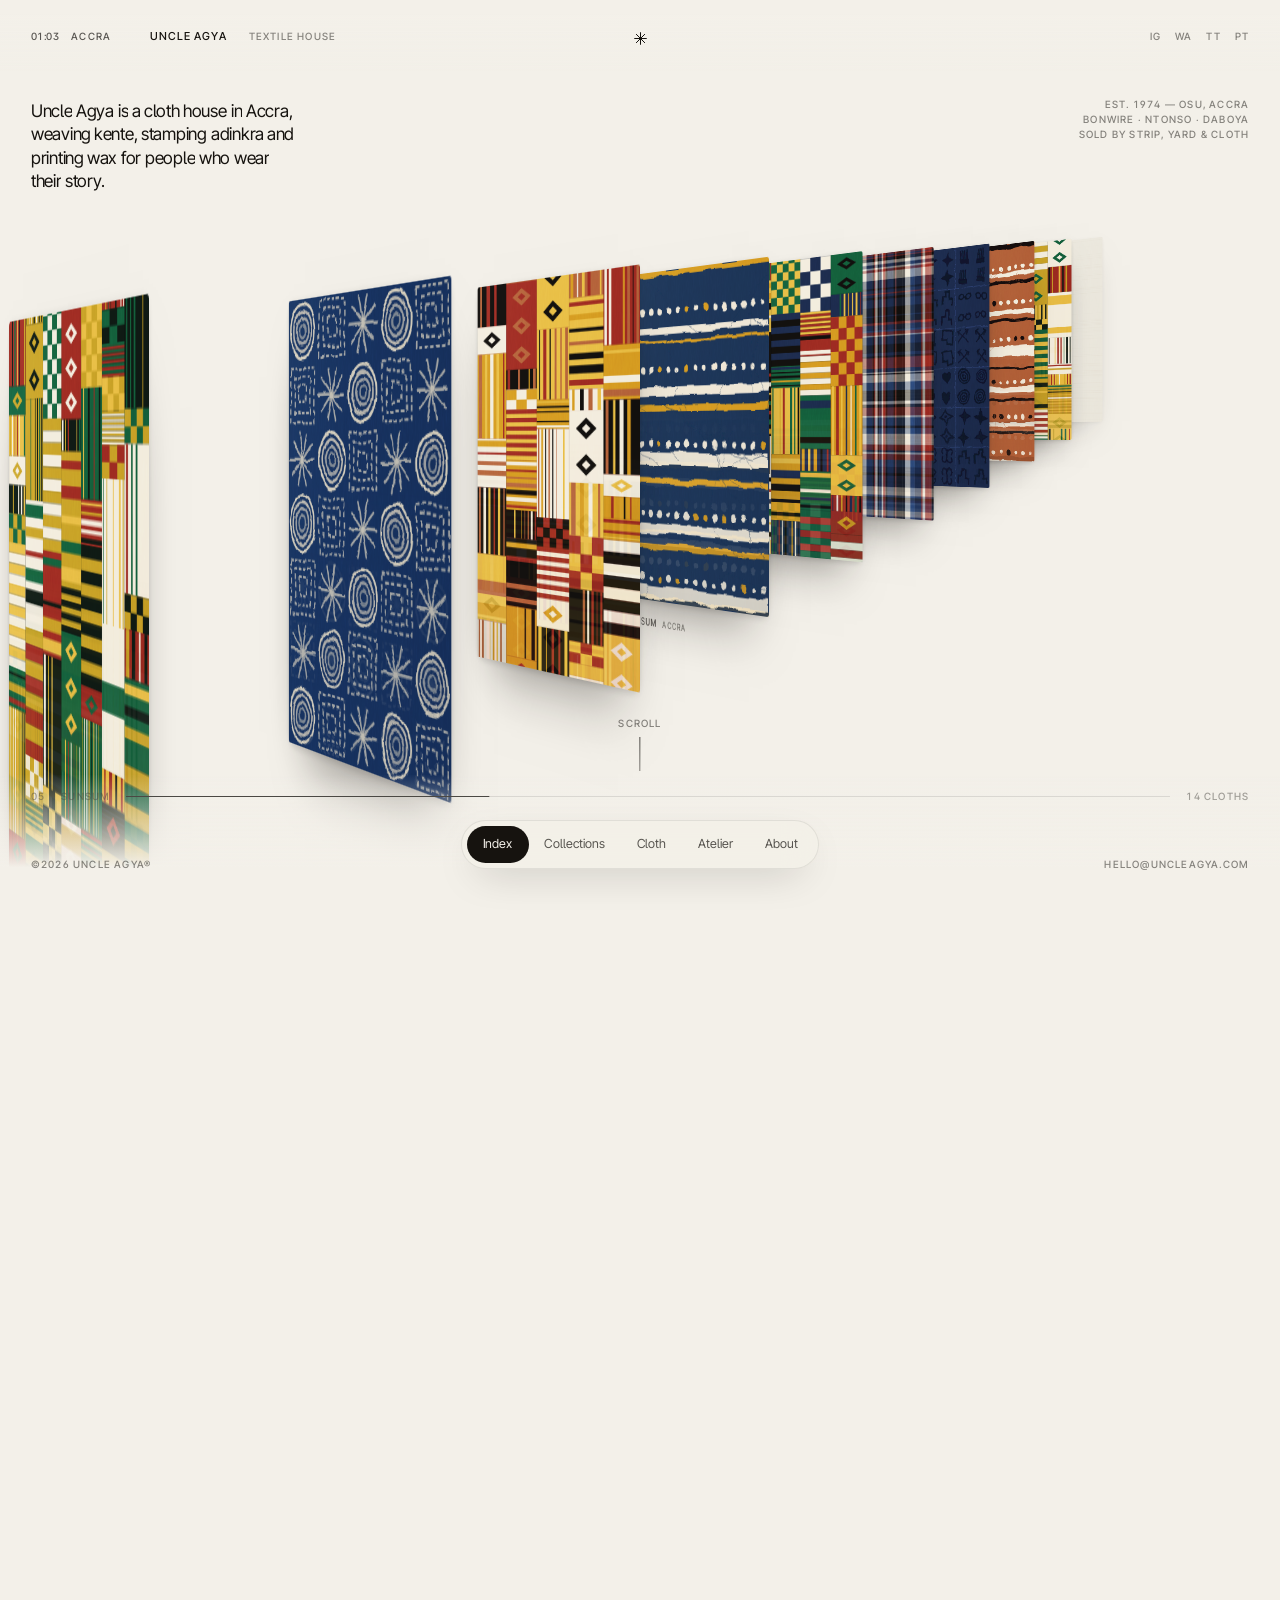
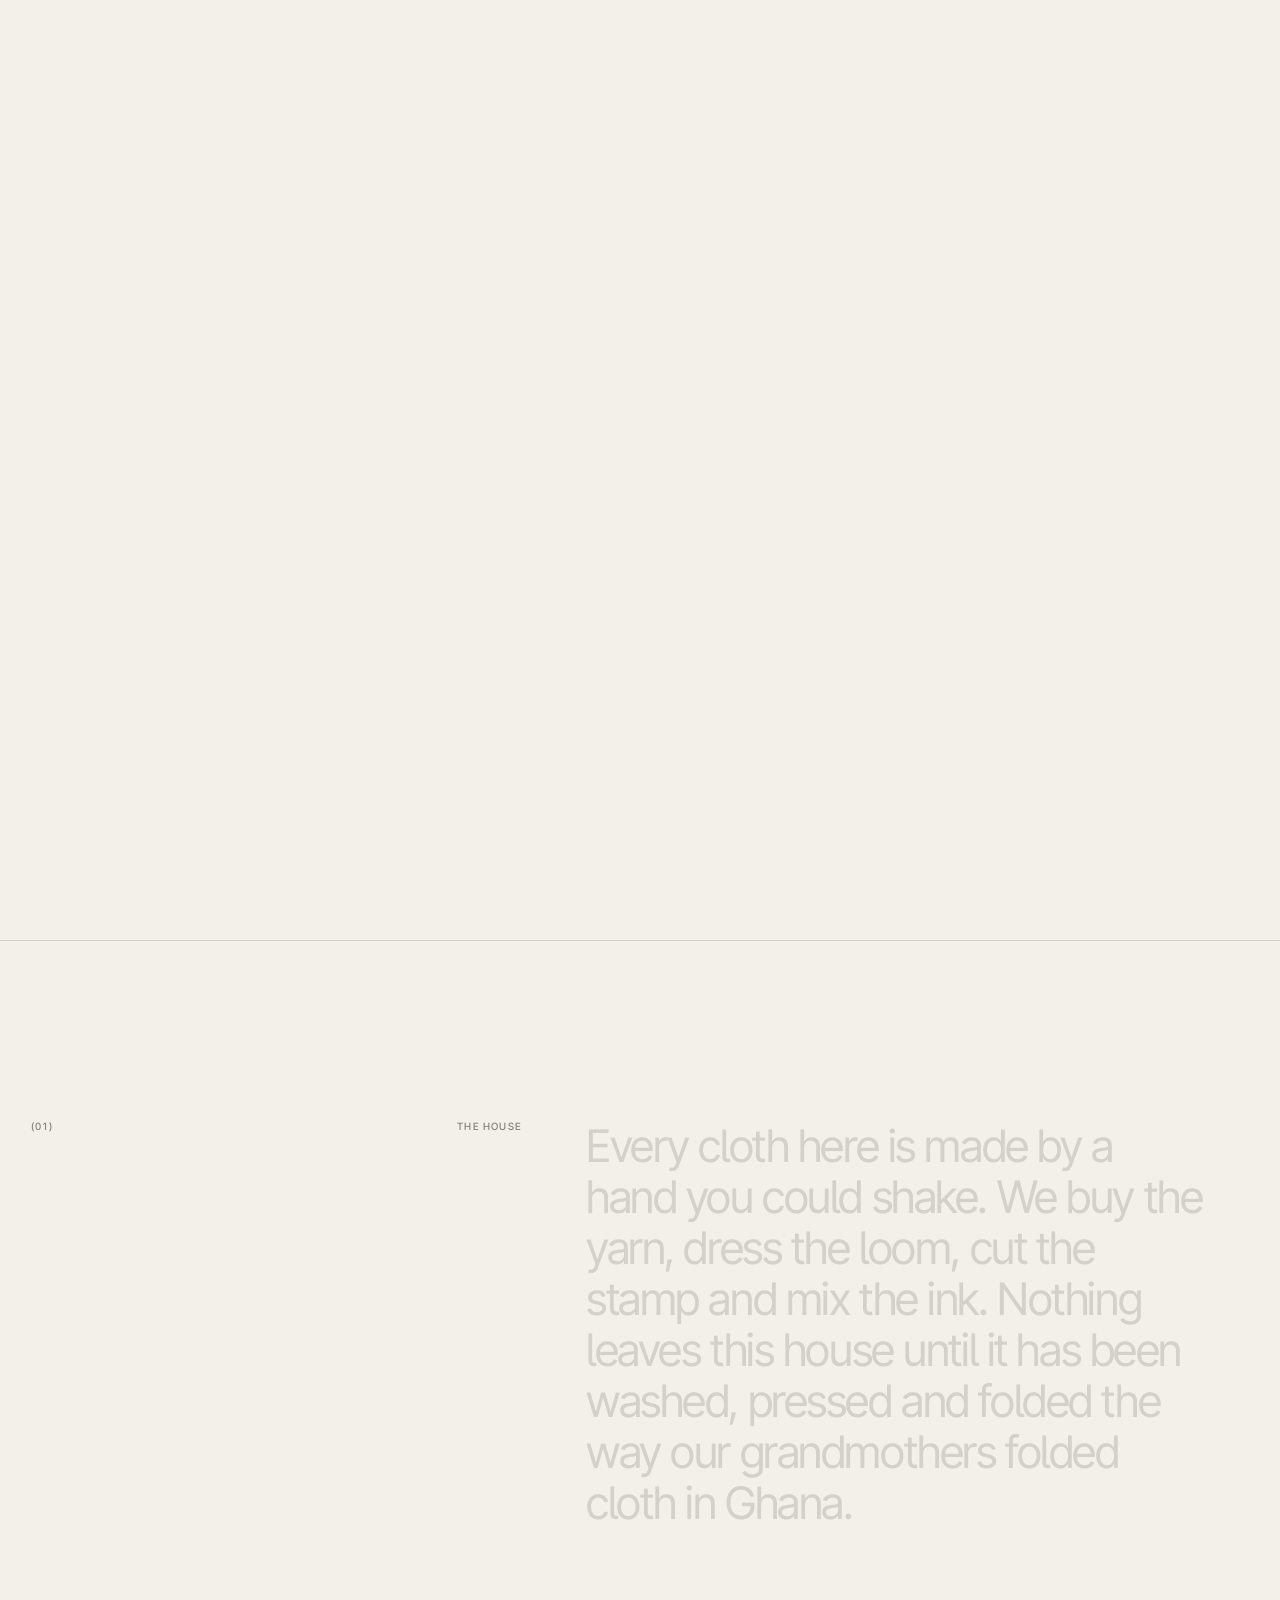
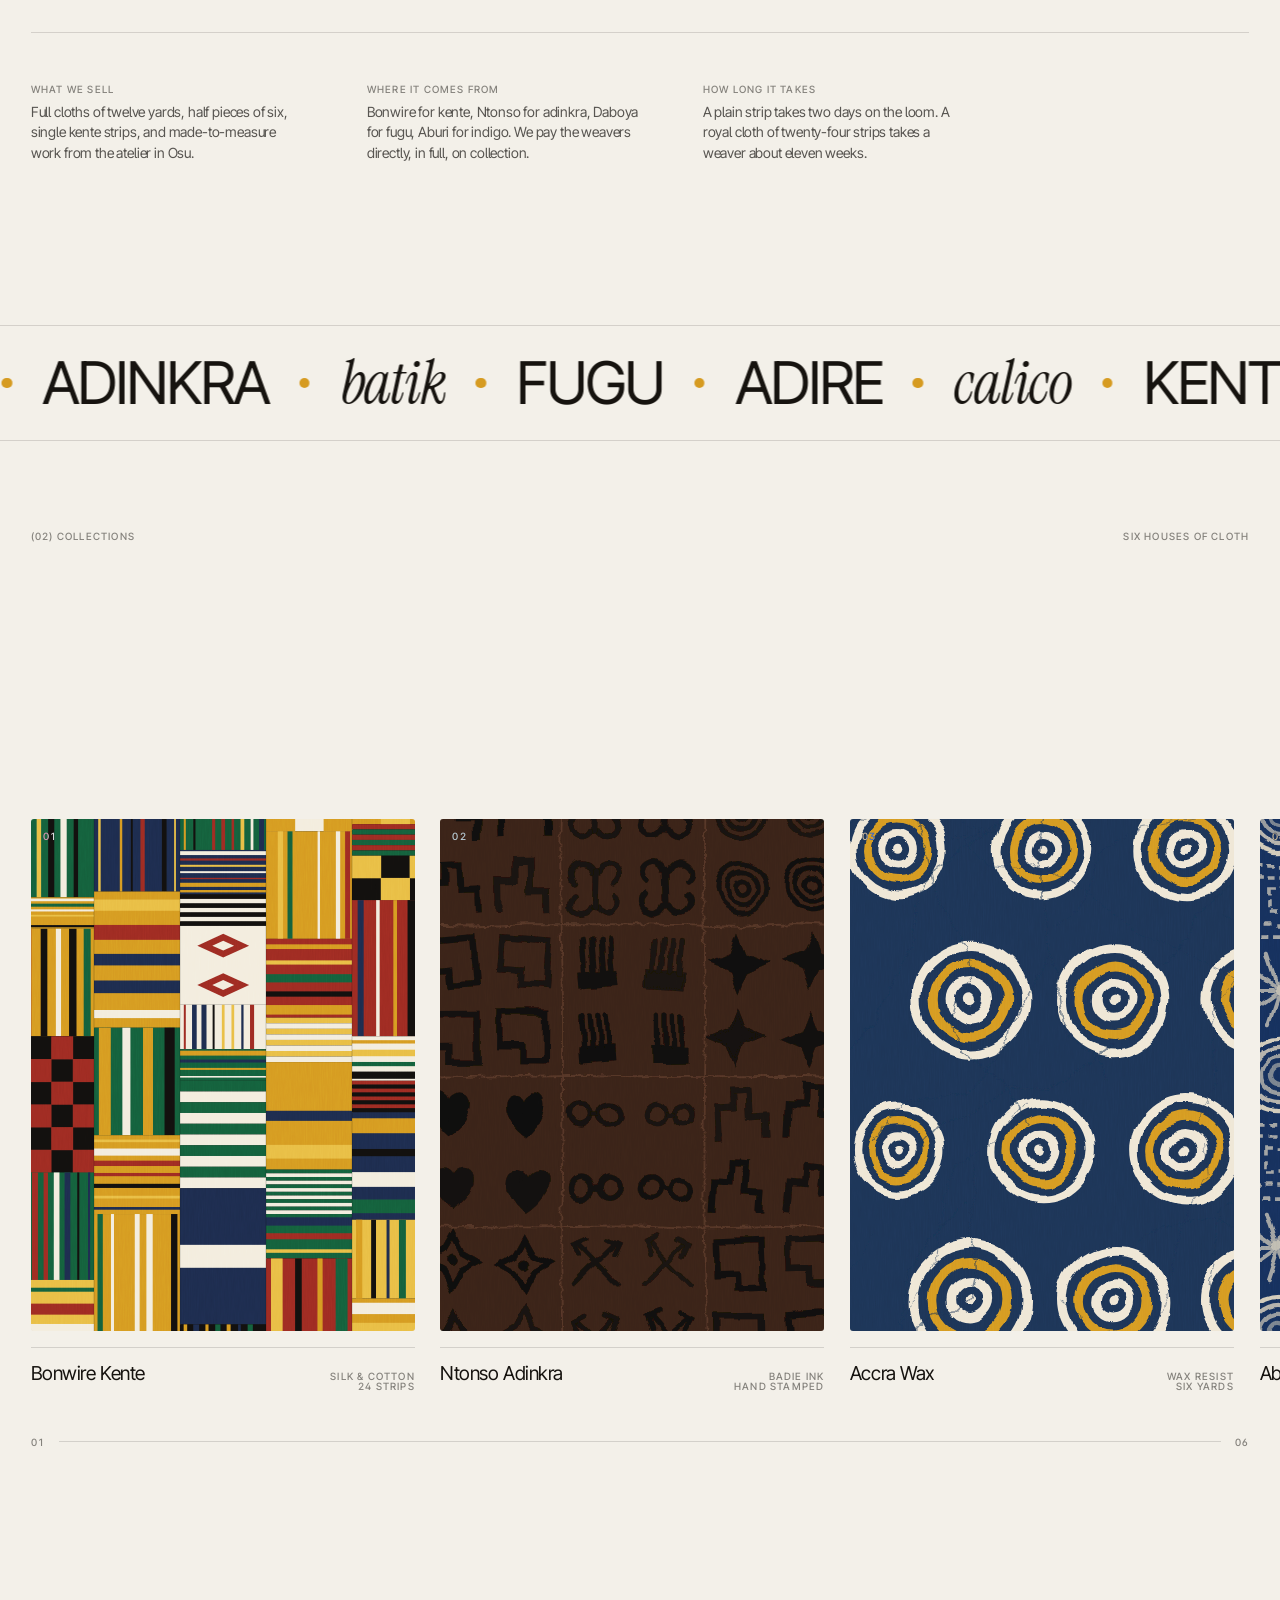
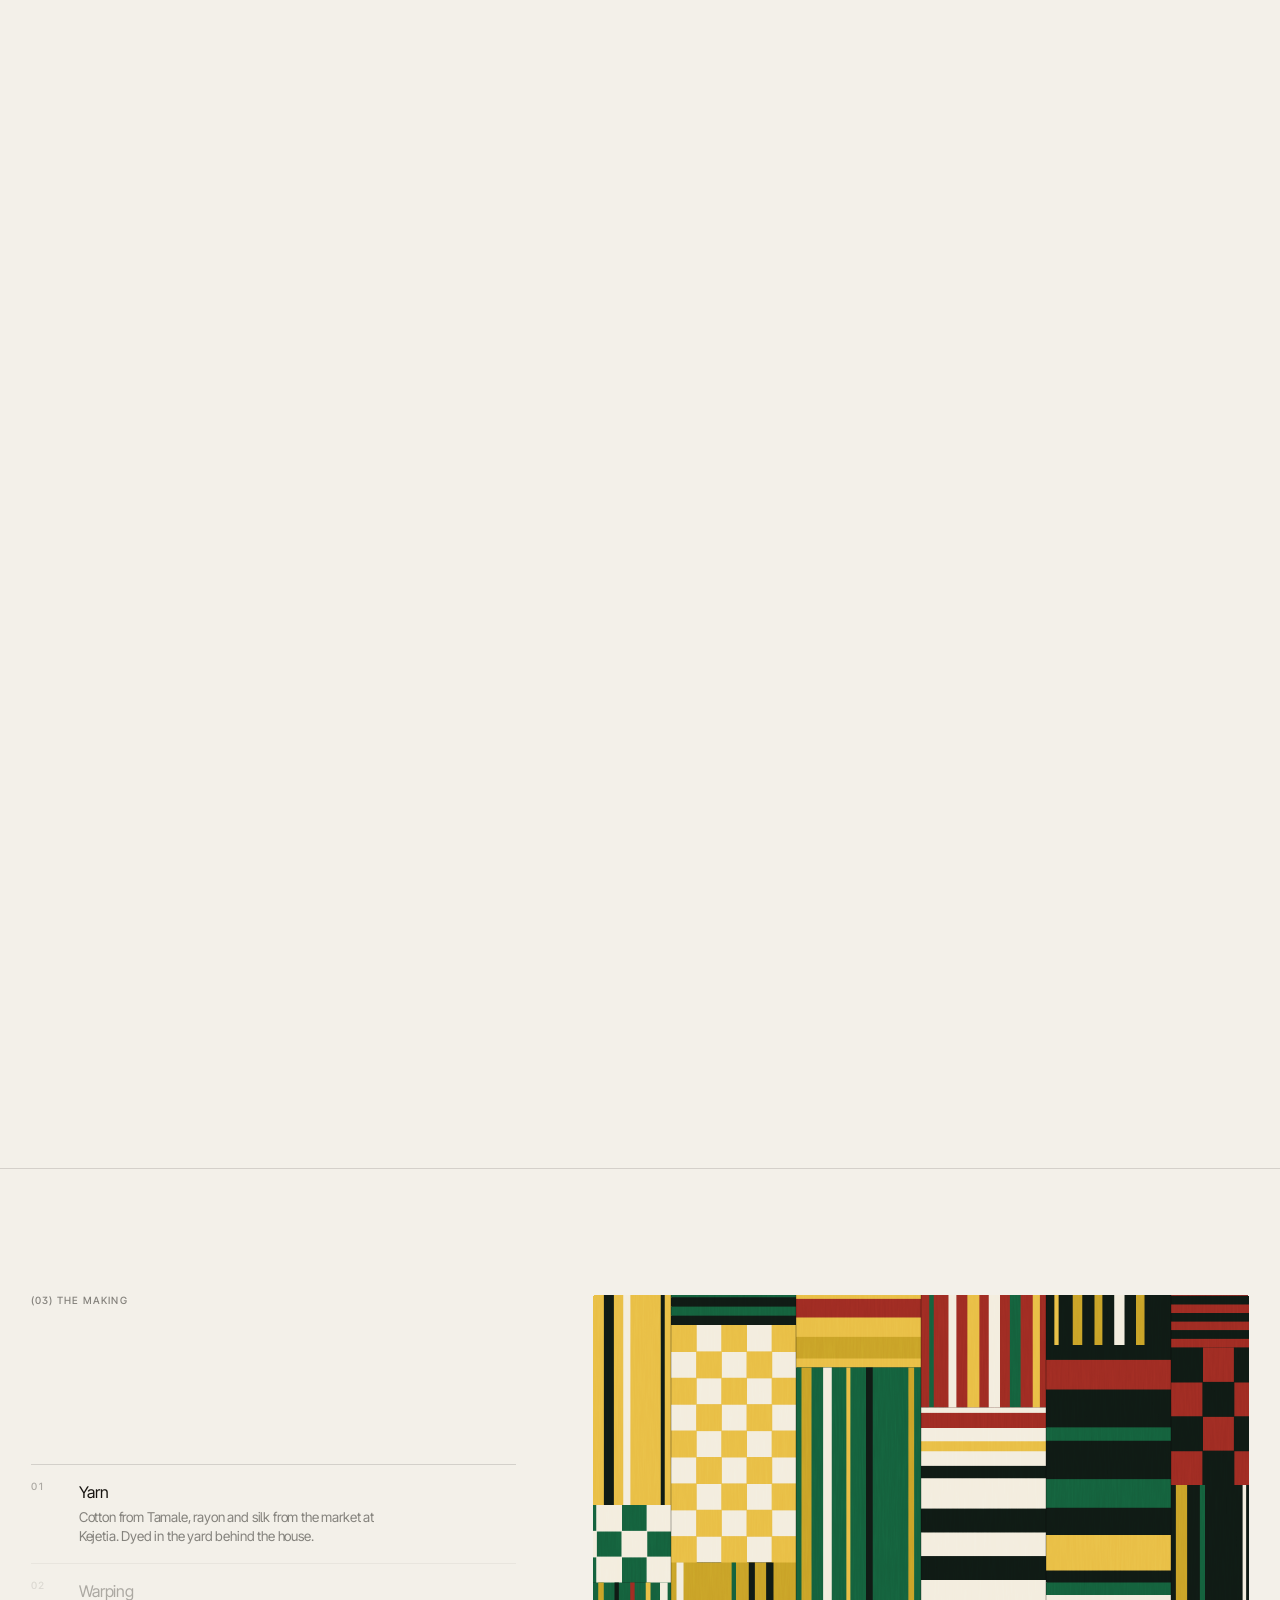
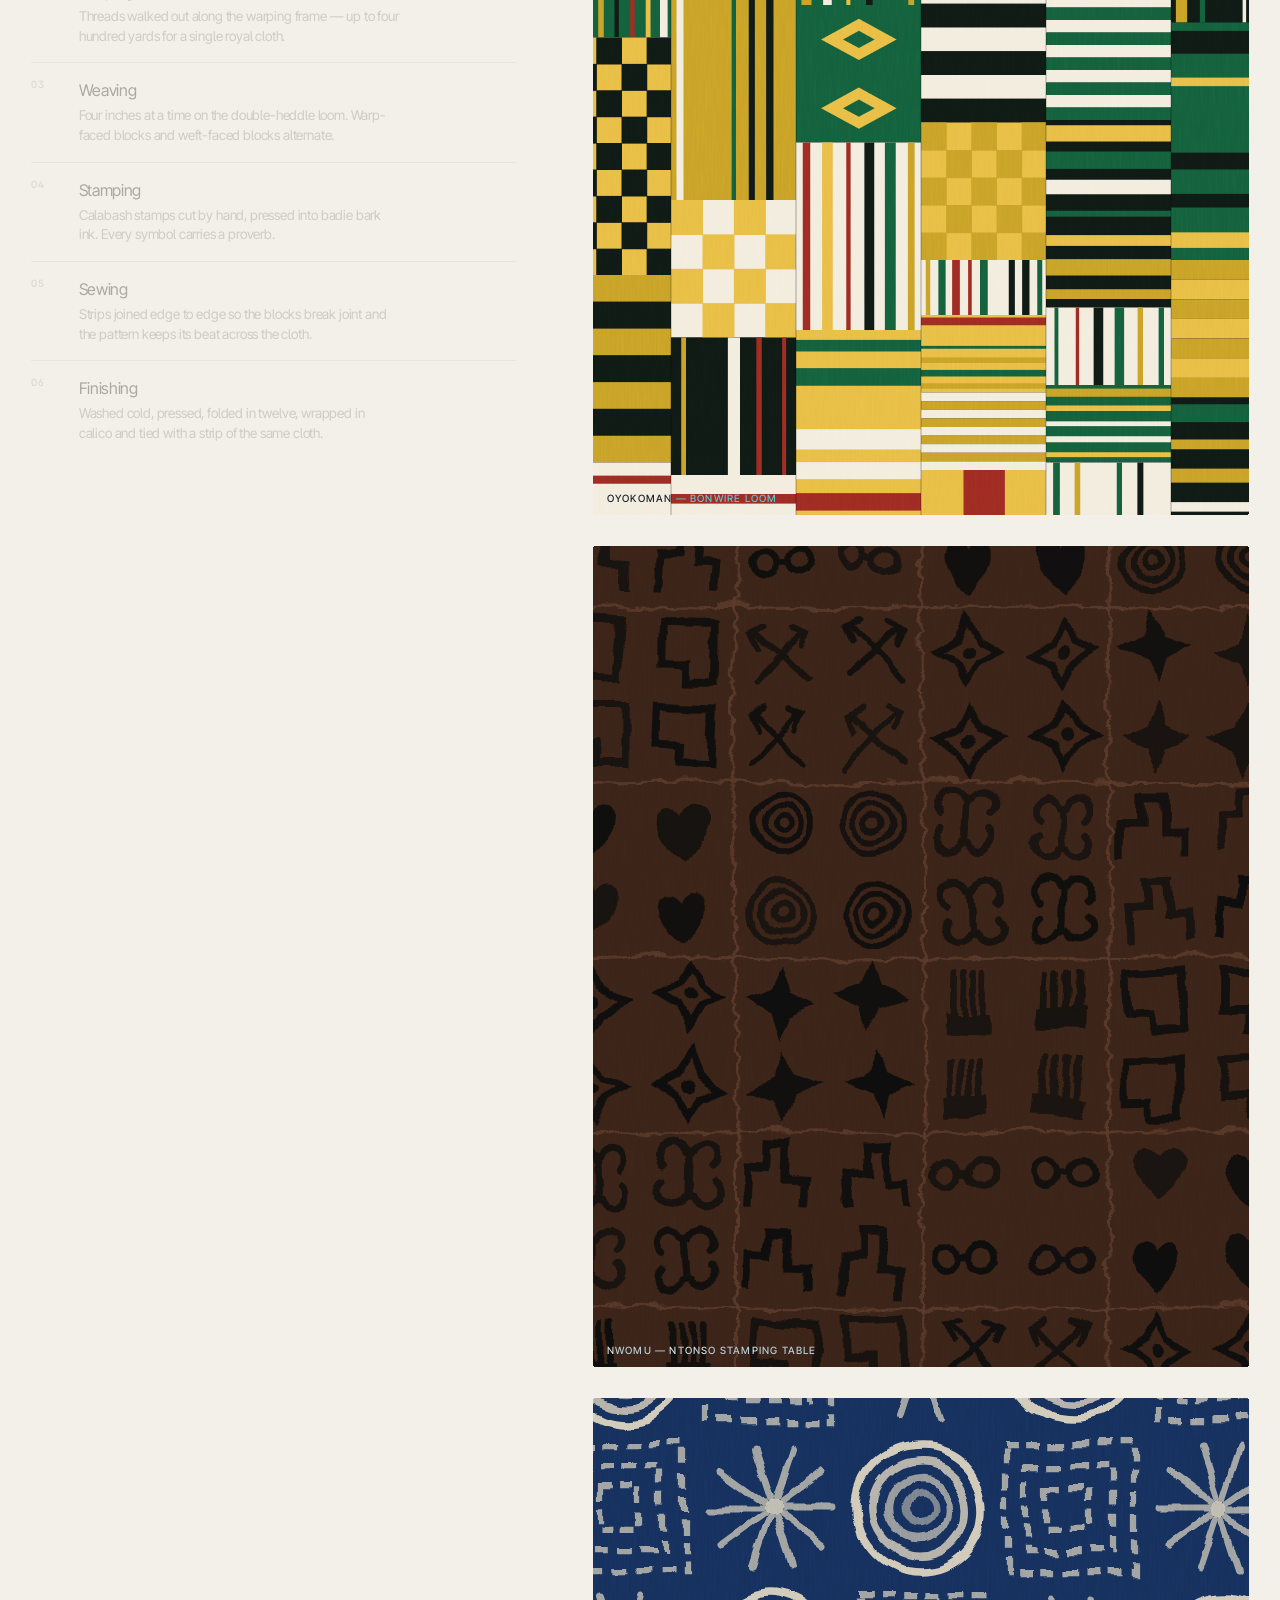
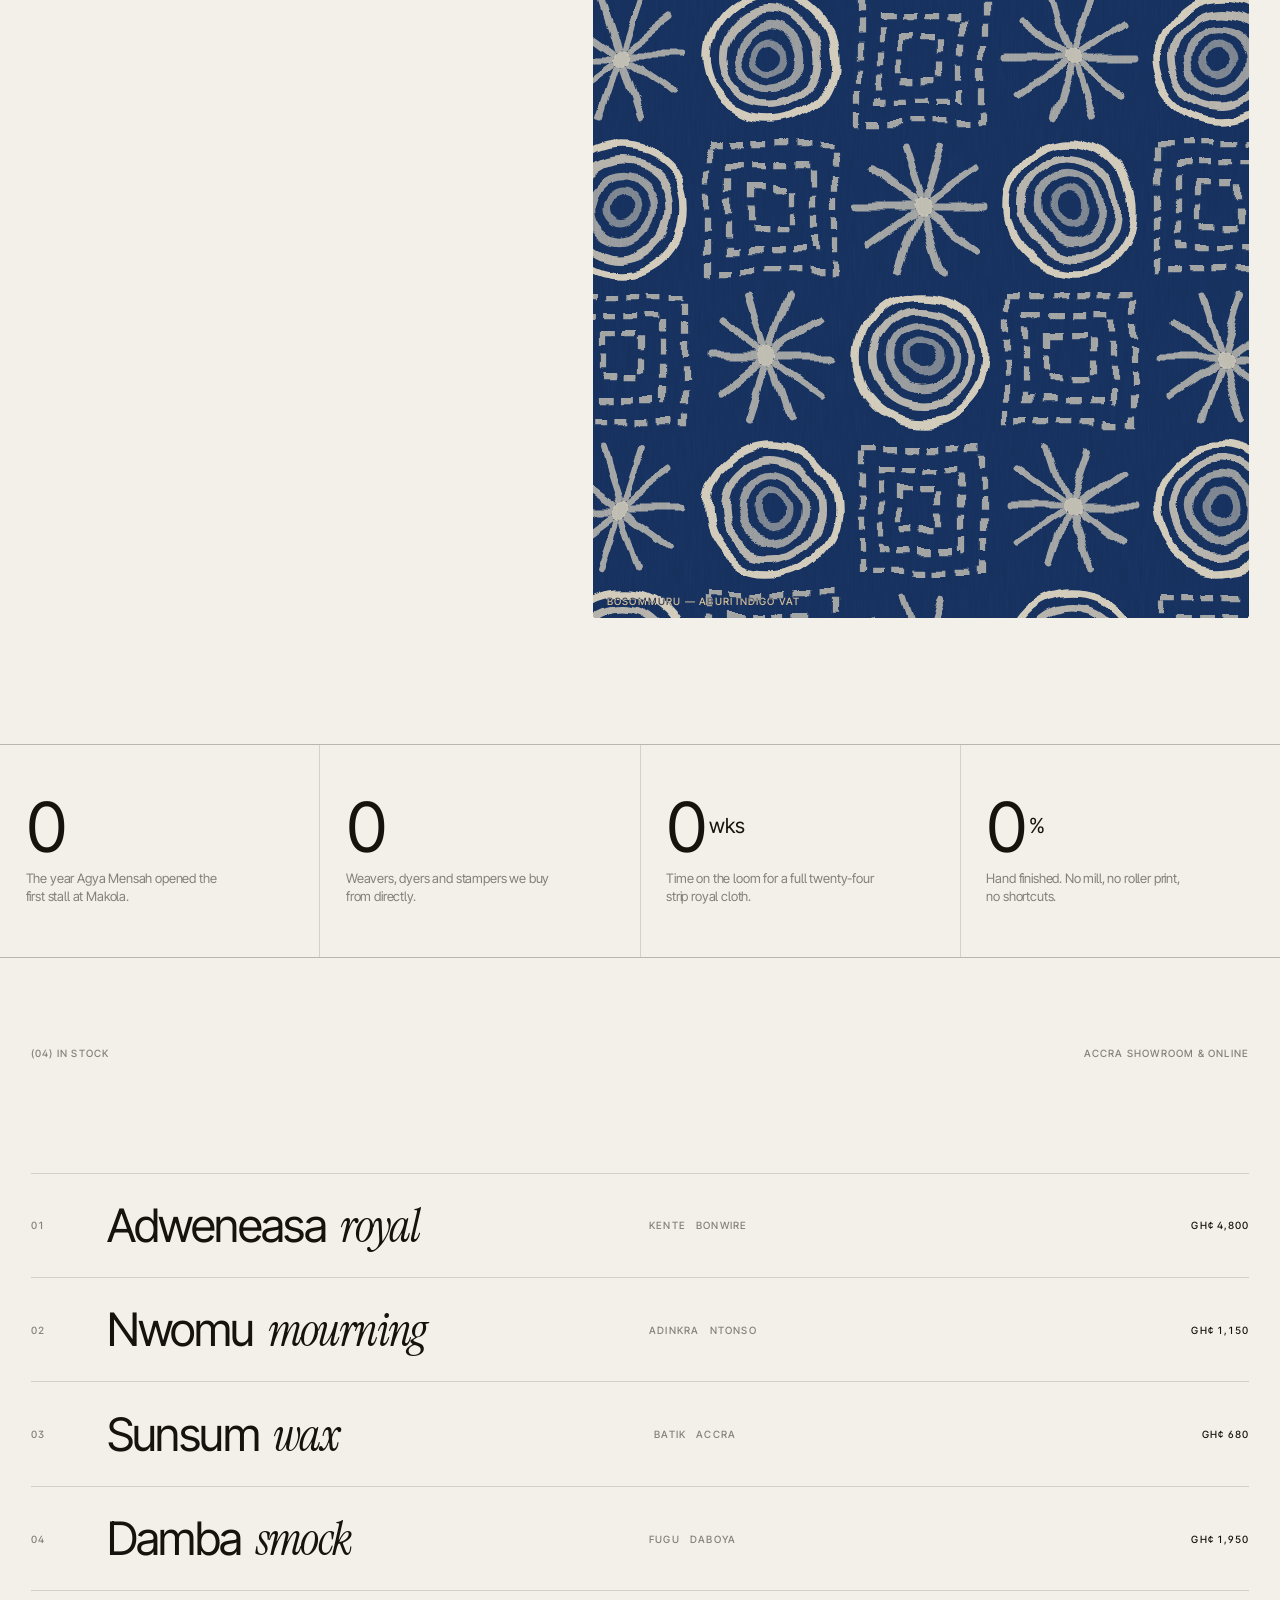
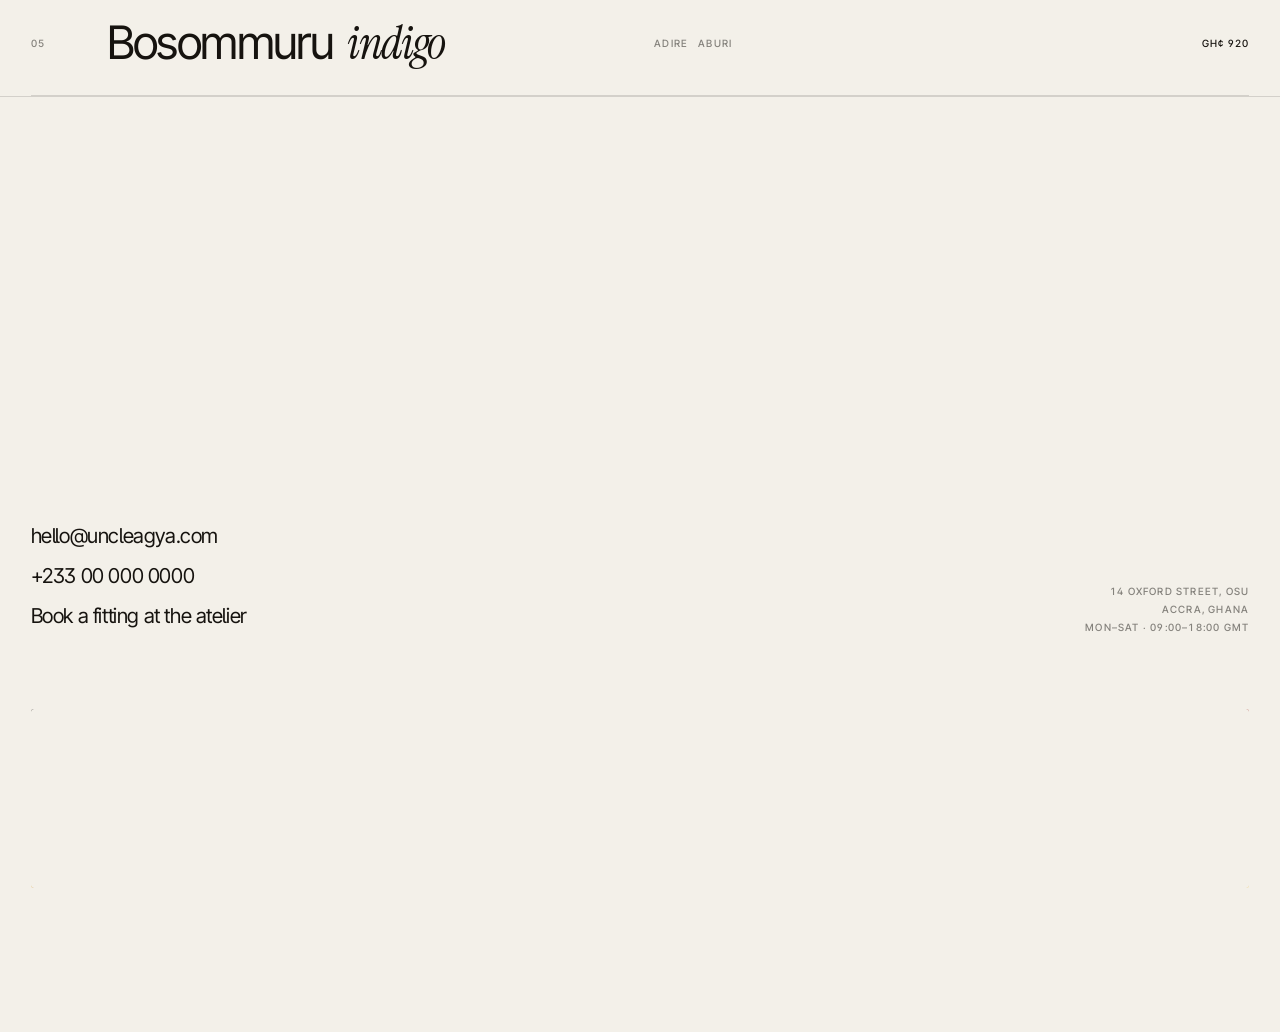
<file: index.html>
<!doctype html>
<html lang="en" data-motion="off">
<head>
<script>
/* Resolve the motion level ONCE, before first paint, into <html data-motion>.
   CSS and JS both read that attribute and never the media query, so they can
   never disagree. On iOS prefers-reduced-motion is true for Low Power Mode as
   well as the accessibility toggle, which is why "calm" means less motion
   rather than none. ?motion=full|calm|off forces a level, so a device setting
   can be told apart from a bug on a handset you cannot inspect. */
(function () {
  var level = 'full';
  try {
    var forced = (location.search.match(/[?&]motion=(full|calm|off)/) || [])[1];
    if (forced) level = forced;
    else if (window.matchMedia &&
             window.matchMedia('(prefers-reduced-motion: reduce)').matches) level = 'calm';
  } catch (e) { /* keep 'full' */ }
  document.documentElement.setAttribute('data-motion', level);
})();
</script>
<meta charset="utf-8">
<meta name="viewport" content="width=device-width, initial-scale=1, viewport-fit=cover">
<title>Uncle Agya — Textile House, Accra · Kente, Adinkra, Batik &amp; Fugu</title>
<meta name="description" content="Uncle Agya is a cloth house in Accra. Kente woven at Bonwire, adinkra stamped at Ntonso, wax and indigo finished by hand. Sold by the strip, the yard and the full cloth.">
<meta name="theme-color" content="#F3F0E9">
<meta property="og:title" content="Uncle Agya — Textile House, Accra">
<meta property="og:description" content="Kente woven at Bonwire, adinkra stamped at Ntonso, wax and indigo finished by hand.">
<meta property="og:type" content="website">
<link rel="preconnect" href="https://fonts.googleapis.com">
<link rel="preconnect" href="https://fonts.gstatic.com" crossorigin>
<link href="https://fonts.googleapis.com/css2?family=Inter+Tight:wght@300;400;500&family=Instrument+Serif:ital@0;1&display=swap" rel="stylesheet">
<link rel="stylesheet" href="assets/css/main.css">
<link rel="stylesheet" href="assets/css/chrome.css">
<link rel="stylesheet" href="assets/css/sections.css">
<link rel="icon" href="data:image/svg+xml,%3Csvg xmlns='http://www.w3.org/2000/svg' viewBox='0 0 32 32'%3E%3Crect width='32' height='32' fill='%2312100E'/%3E%3Cpath d='M6 8h4v16H6zM13 8h2v16h-2zM18 8h3v16h-3zM24 8h2v16h-2z' fill='%23E9BE45'/%3E%3Cpath d='M4 14h24v2H4zM4 19h24v1.5H4z' fill='%239E2B22'/%3E%3C/svg%3E">
</head>
<body>

<!-- ============================== FRAME ============================== -->
<div class="frame">
  <div class="frame-top">
    <div class="top-left">
      <div class="clock micro"><span class="t" data-clock>00:00</span><span class="city">ACCRA</span></div>
      <div class="brand-block micro">
        <a class="brand" href="index.html">UNCLE AGYA</a>
        <span class="brand-sub">TEXTILE HOUSE</span>
      </div>
    </div>

    <svg class="loom-mark" viewBox="0 0 24 24" fill="none" aria-hidden="true">
      <path d="M12 2v20M2 12h20M4.9 4.9l14.2 14.2M19.1 4.9L4.9 19.1" stroke="currentColor" stroke-width="1.6"/>
    </svg>

    <div class="socials micro">
      <a href="#" aria-label="Instagram"><span>IG<br>IG</span></a>
      <a href="#" aria-label="WhatsApp"><span>WA<br>WA</span></a>
      <a href="#" aria-label="TikTok"><span>TT<br>TT</span></a>
      <a href="#" aria-label="Pinterest"><span>PT<br>PT</span></a>
    </div>
  </div>

  <div></div>

  <div class="frame-bottom">
    <span class="copyright micro">&copy;2026 UNCLE AGYA&reg;</span>

    <nav class="capsule" aria-label="Primary">
      <span class="capsule-pill" aria-hidden="true"></span>
      <a href="index.html" aria-current="page">Index</a>
      <a href="collections.html">Collections</a>
      <a href="cloth.html">Cloth</a>
      <a href="atelier.html">Atelier</a>
      <a href="about.html">About</a>
    </nav>

    <a class="mailto micro" href="mailto:hello@uncleagya.com">HELLO@UNCLEAGYA.COM</a>
  </div>
</div>

<main>

  <!-- ============================ HERO ============================ -->
  <section class="hero-track" data-hero-track>
    <div class="hero">

      <div class="hero-intro">
        <p class="lead" data-split="words" data-split-group="hero" data-reveal-onload>
          Uncle Agya is a cloth house in Accra, weaving kente, stamping adinkra and printing wax for people who wear their story.
        </p>
      </div>

      <div class="hero-meta micro" data-reveal-onload>
        <span>EST. 1974 &mdash; OSU, ACCRA</span>
        <span>BONWIRE &middot; NTONSO &middot; DABOYA</span>
        <span>SOLD BY STRIP, YARD &amp; CLOTH</span>
      </div>

      <div class="stage" data-stage></div>

      <div class="hero-progress">
        <span class="micro" data-hero-count>01</span>
        <span class="micro" data-ribbon-name>Adweneasa</span>
        <div class="bar"><i data-hero-bar></i></div>
        <span class="micro">14 CLOTHS</span>
      </div>

      <div class="scroll-cue">
        <span class="micro">SCROLL</span>
        <span class="line"></span>
      </div>

    </div>
  </section>

  <!-- ========================== MANIFESTO ========================== -->
  <section class="manifesto wrap">
    <div class="manifesto-grid">
      <div>
        <div class="row" style="display:flex;justify-content:space-between;color:var(--ink-50)">
          <span class="micro">(01)</span>
          <span class="micro">THE HOUSE</span>
        </div>
        <div class="rule-draw" data-reveal style="margin-top:12px"></div>
      </div>

      <h2 class="manifesto-body" data-ink data-ink-accent="hand,loom,Ghana">
        Every cloth here is made by a hand you could shake. We buy the yarn, dress the loom, cut the stamp and mix the ink. Nothing leaves this house until it has been washed, pressed and folded the way our grandmothers folded cloth in Ghana.
      </h2>
    </div>

    <div class="manifesto-foot">
      <p><span class="micro dim" style="display:block;margin-bottom:8px">WHAT WE SELL</span>
        Full cloths of twelve yards, half pieces of six, single kente strips, and made-to-measure work from the atelier in Osu.</p>
      <p><span class="micro dim" style="display:block;margin-bottom:8px">WHERE IT COMES FROM</span>
        Bonwire for kente, Ntonso for adinkra, Daboya for fugu, Aburi for indigo. We pay the weavers directly, in full, on collection.</p>
      <p><span class="micro dim" style="display:block;margin-bottom:8px">HOW LONG IT TAKES</span>
        A plain strip takes two days on the loom. A royal cloth of twenty-four strips takes a weaver about eleven weeks.</p>
    </div>
  </section>

  <!-- =========================== MARQUEE =========================== -->
  <div class="marquee">
    <div class="marquee-row" data-marquee data-marquee-speed="0.5">
      <span>
        KENTE <i class="dot"></i> ADINKRA <i class="dot"></i> <em>batik</em> <i class="dot"></i> FUGU <i class="dot"></i> ADIRE <i class="dot"></i> <em>calico</em> <i class="dot"></i>
      </span>
    </div>
  </div>

  <!-- ========================= COLLECTIONS ========================= -->
  <div class="wrap sec-head">
    <div class="row">
      <span class="micro">(02) COLLECTIONS</span>
      <span class="micro">SIX HOUSES OF CLOTH</span>
    </div>
    <h3 class="headline" data-split="chars" data-split-group="coll" data-reveal>Woven where it belongs.</h3>
  </div>

  <section class="horiz-track" data-horiz>
    <div class="horiz-vp">
      <div class="horiz-rail">

        <a class="panel" href="collections.html#bonwire">
          <div class="panel-figure">
            <span class="micro panel-index">01</span>
            <div class="swatch" data-cloth="kente" data-seed="1201"></div>
          </div>
          <div class="panel-meta">
            <span class="panel-title">Bonwire Kente</span>
            <span class="panel-note micro">SILK &amp; COTTON<br>24 STRIPS</span>
          </div>
        </a>

        <a class="panel" href="collections.html#ntonso">
          <div class="panel-figure">
            <span class="micro panel-index">02</span>
            <div class="swatch" data-cloth="adinkra" data-seed="1302"></div>
          </div>
          <div class="panel-meta">
            <span class="panel-title">Ntonso Adinkra</span>
            <span class="panel-note micro">BADIE INK<br>HAND STAMPED</span>
          </div>
        </a>

        <a class="panel" href="collections.html#accra">
          <div class="panel-figure">
            <span class="micro panel-index">03</span>
            <div class="swatch" data-cloth="batik" data-seed="1403"></div>
          </div>
          <div class="panel-meta">
            <span class="panel-title">Accra Wax</span>
            <span class="panel-note micro">WAX RESIST<br>SIX YARDS</span>
          </div>
        </a>

        <a class="panel" href="collections.html#aburi">
          <div class="panel-figure">
            <span class="micro panel-index">04</span>
            <div class="swatch" data-cloth="adire" data-seed="1504"></div>
          </div>
          <div class="panel-meta">
            <span class="panel-title">Aburi Indigo</span>
            <span class="panel-note micro">TIED &amp; STITCHED<br>RESIST DYE</span>
          </div>
        </a>

        <a class="panel" href="collections.html#daboya">
          <div class="panel-figure">
            <span class="micro panel-index">05</span>
            <div class="swatch" data-cloth="fugu" data-seed="1605"></div>
          </div>
          <div class="panel-meta">
            <span class="panel-title">Daboya Fugu</span>
            <span class="panel-note micro">NARROW STRIP<br>SMOCK CLOTH</span>
          </div>
        </a>

        <a class="panel" href="atelier.html">
          <div class="panel-figure">
            <span class="micro panel-index">06</span>
            <div class="swatch" data-cloth="adinkra-indigo" data-seed="1706"></div>
          </div>
          <div class="panel-meta">
            <span class="panel-title">The Atelier</span>
            <span class="panel-note micro">CUT, MEASURED<br>FINISHED</span>
          </div>
        </a>

      </div>

      <div class="horiz-hud">
        <span class="micro" data-horiz-index>01</span>
        <div class="bar"><i data-horiz-bar></i></div>
        <span class="micro">06</span>
      </div>
    </div>
  </section>

  <!-- ============================ CRAFT ============================ -->
  <section class="craft wrap">
    <div>
      <div class="craft-inner">
        <span class="micro dim">(03) THE MAKING</span>
        <h3 class="headline" data-split="words" data-split-group="craft" data-reveal>From yarn<br>to folded cloth.</h3>
        <div class="step-list" data-steps>
          <div class="step is-active">
            <span class="micro num">01</span>
            <div><h4>Yarn</h4><p>Cotton from Tamale, rayon and silk from the market at Kejetia. Dyed in the yard behind the house.</p></div>
          </div>
          <div class="step">
            <span class="micro num">02</span>
            <div><h4>Warping</h4><p>Threads walked out along the warping frame — up to four hundred yards for a single royal cloth.</p></div>
          </div>
          <div class="step">
            <span class="micro num">03</span>
            <div><h4>Weaving</h4><p>Four inches at a time on the double-heddle loom. Warp-faced blocks and weft-faced blocks alternate.</p></div>
          </div>
          <div class="step">
            <span class="micro num">04</span>
            <div><h4>Stamping</h4><p>Calabash stamps cut by hand, pressed into badie bark ink. Every symbol carries a proverb.</p></div>
          </div>
          <div class="step">
            <span class="micro num">05</span>
            <div><h4>Sewing</h4><p>Strips joined edge to edge so the blocks break joint and the pattern keeps its beat across the cloth.</p></div>
          </div>
          <div class="step">
            <span class="micro num">06</span>
            <div><h4>Finishing</h4><p>Washed cold, pressed, folded in twelve, wrapped in calico and tied with a strip of the same cloth.</p></div>
          </div>
        </div>
      </div>
    </div>

    <div class="craft-stack">
      <figure class="craft-shot" data-reveal>
        <div class="swatch" data-cloth="kente-royal" data-seed="2101" data-parallax="0.09"></div>
        <figcaption class="micro">OYOKOMAN &mdash; BONWIRE LOOM</figcaption>
      </figure>
      <figure class="craft-shot" data-reveal>
        <div class="swatch" data-cloth="adinkra" data-seed="2202" data-parallax="0.13"></div>
        <figcaption class="micro">NWOMU &mdash; NTONSO STAMPING TABLE</figcaption>
      </figure>
      <figure class="craft-shot" data-reveal>
        <div class="swatch" data-cloth="adire" data-seed="2303" data-parallax="0.07"></div>
        <figcaption class="micro">BOSOMMURU &mdash; ABURI INDIGO VAT</figcaption>
      </figure>
    </div>
  </section>

  <!-- =========================== LEDGER =========================== -->
  <section class="ledger">
    <div class="ledger-cell" data-reveal>
      <span class="fig"><span data-count="1974">0</span></span>
      <p>The year Agya Mensah opened the first stall at Makola.</p>
    </div>
    <div class="ledger-cell" data-reveal data-reveal-delay="90">
      <span class="fig"><span data-count="42">0</span></span>
      <p>Weavers, dyers and stampers we buy from directly.</p>
    </div>
    <div class="ledger-cell" data-reveal data-reveal-delay="180">
      <span class="fig"><span data-count="11">0</span><sup>wks</sup></span>
      <p>Time on the loom for a full twenty-four strip royal cloth.</p>
    </div>
    <div class="ledger-cell" data-reveal data-reveal-delay="270">
      <span class="fig"><span data-count="100">0</span><sup>%</sup></span>
      <p>Hand finished. No mill, no roller print, no shortcuts.</p>
    </div>
  </section>

  <!-- ========================= CLOTH INDEX ========================= -->
  <div class="wrap sec-head">
    <div class="row">
      <span class="micro">(04) IN STOCK</span>
      <span class="micro">ACCRA SHOWROOM &amp; ONLINE</span>
    </div>
    <h3 class="headline" data-split="chars" data-split-group="stock" data-reveal>On the shelf today.</h3>
  </div>

  <div class="wrap">
    <div class="index-list">

      <a class="index-row" href="cloth.html" data-preview="kente" data-preview-seed="101">
        <span class="micro dim">01</span>
        <span class="index-name">Adweneasa <em>royal</em></span>
        <span class="index-tags micro dim"><span>KENTE</span><span>BONWIRE</span></span>
        <span class="micro">GH&cent; 4,800</span>
      </a>

      <a class="index-row" href="cloth.html" data-preview="adinkra" data-preview-seed="202">
        <span class="micro dim">02</span>
        <span class="index-name">Nwomu <em>mourning</em></span>
        <span class="index-tags micro dim"><span>ADINKRA</span><span>NTONSO</span></span>
        <span class="micro">GH&cent; 1,150</span>
      </a>

      <a class="index-row" href="cloth.html" data-preview="batik" data-preview-seed="606">
        <span class="micro dim">03</span>
        <span class="index-name">Sunsum <em>wax</em></span>
        <span class="index-tags micro dim"><span>BATIK</span><span>ACCRA</span></span>
        <span class="micro">GH&cent; 680</span>
      </a>

      <a class="index-row" href="cloth.html" data-preview="fugu" data-preview-seed="808">
        <span class="micro dim">04</span>
        <span class="index-name">Damba <em>smock</em></span>
        <span class="index-tags micro dim"><span>FUGU</span><span>DABOYA</span></span>
        <span class="micro">GH&cent; 1,950</span>
      </a>

      <a class="index-row" href="cloth.html" data-preview="adire" data-preview-seed="404">
        <span class="micro dim">05</span>
        <span class="index-name">Bosommuru <em>indigo</em></span>
        <span class="index-tags micro dim"><span>ADIRE</span><span>ABURI</span></span>
        <span class="micro">GH&cent; 920</span>
      </a>

    </div>
  </div>

  <!-- ============================= CTA ============================= -->
  <section class="cta wrap">
    <h2 class="display" data-split="chars" data-split-group="cta" data-reveal>
      Come and feel<br>the cloth.
    </h2>

    <div class="cta-row">
      <div class="cta-links">
        <a class="link-rule" href="mailto:hello@uncleagya.com">hello@uncleagya.com</a>
        <a class="link-rule" href="tel:+233000000000">+233 00 000 0000</a>
        <a class="link-rule" href="atelier.html">Book a fitting at the atelier</a>
      </div>

      <div class="cta-links micro dim" style="text-align:right;justify-items:end">
        <span>14 OXFORD STREET, OSU</span>
        <span>ACCRA, GHANA</span>
        <span>MON&ndash;SAT &middot; 09:00&ndash;18:00 GMT</span>
      </div>
    </div>

    <div class="big-mark mask-img" data-reveal style="height:clamp(90px,14vw,190px);border-radius:3px">
      <div style="position:absolute;inset:0" data-cloth="kente-bride" data-seed="3101"></div>
    </div>
  </section>

</main>

<script src="assets/js/cloth.js"></script>
<script src="assets/js/motion.js"></script>
<script src="assets/js/ribbon.js"></script>
<script src="assets/js/data.js"></script>
<script src="assets/js/site.js"></script>
</body>
</html>
</file>
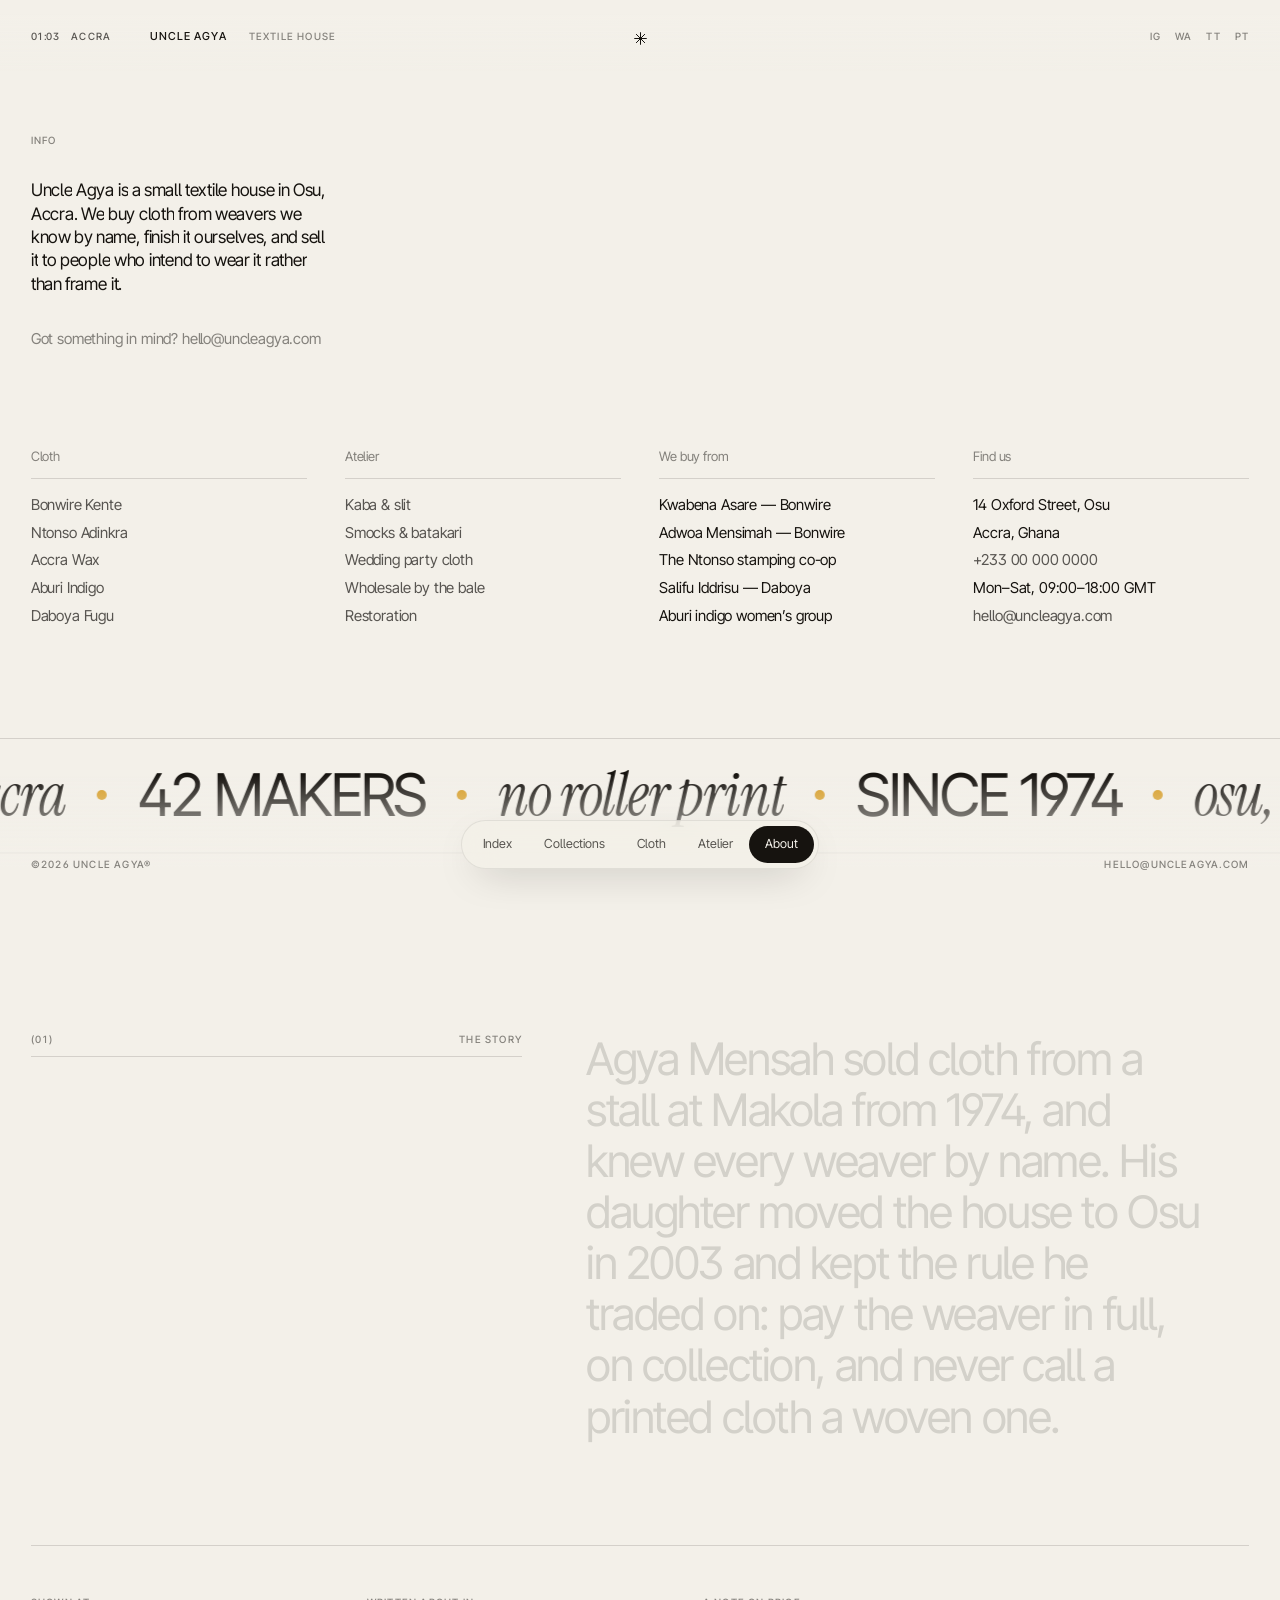
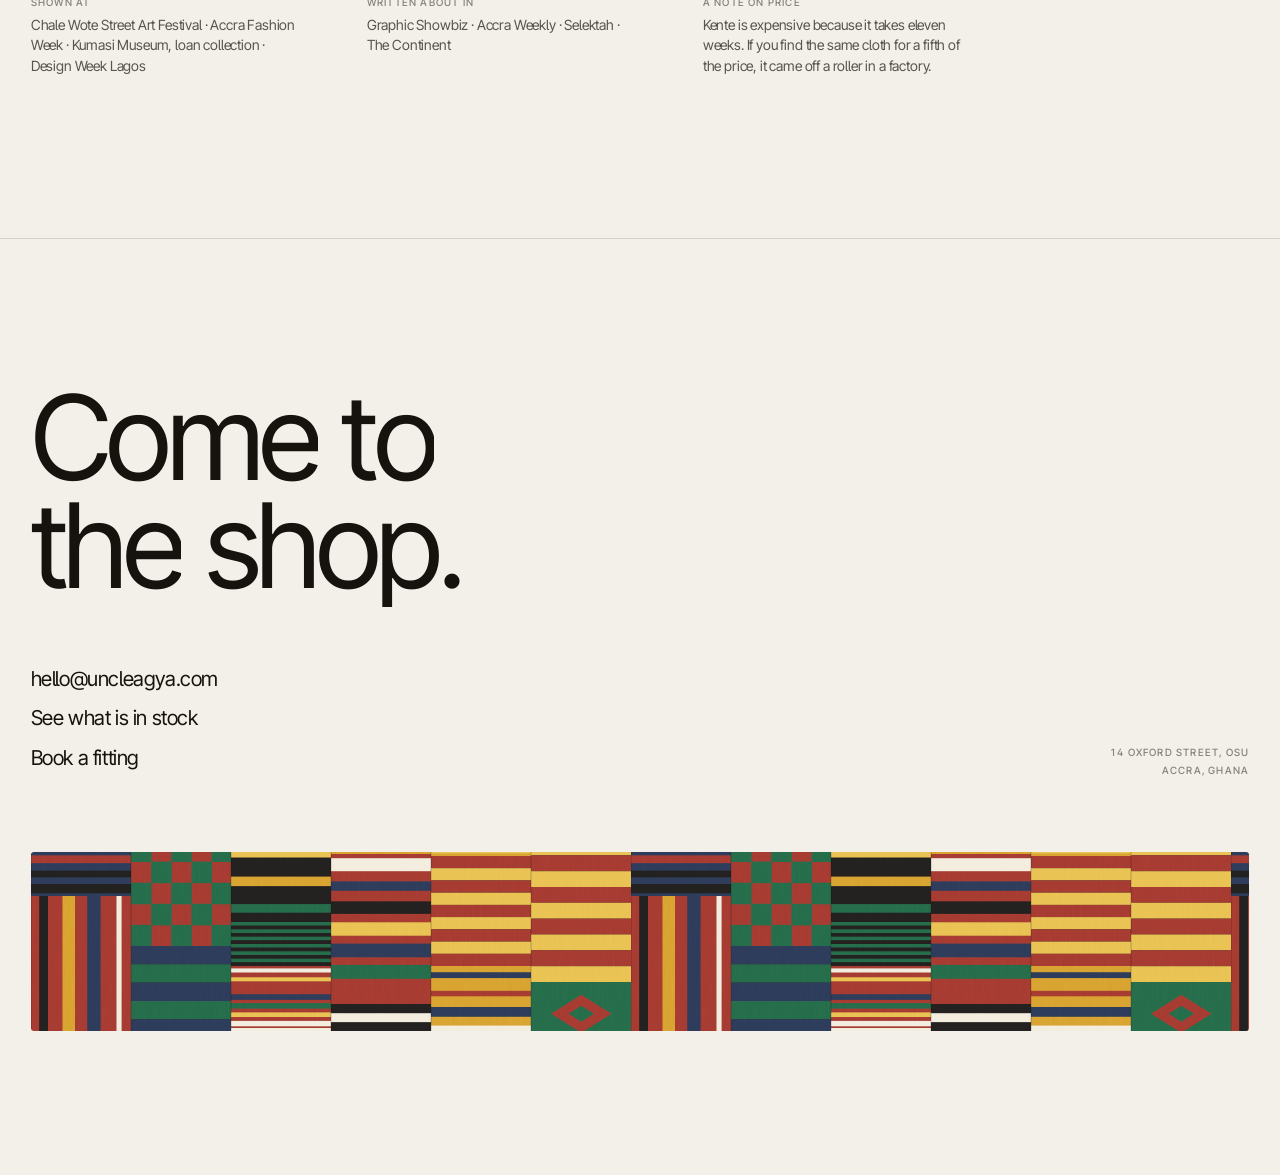
<file: about.html>
<!doctype html>
<html lang="en" data-motion="off">
<head>
<script>
/* Resolve the motion level ONCE, before first paint, into <html data-motion>.
   CSS and JS both read that attribute and never the media query, so they can
   never disagree. On iOS prefers-reduced-motion is true for Low Power Mode as
   well as the accessibility toggle, which is why "calm" means less motion
   rather than none. ?motion=full|calm|off forces a level, so a device setting
   can be told apart from a bug on a handset you cannot inspect. */
(function () {
  var level = 'full';
  try {
    var forced = (location.search.match(/[?&]motion=(full|calm|off)/) || [])[1];
    if (forced) level = forced;
    else if (window.matchMedia &&
             window.matchMedia('(prefers-reduced-motion: reduce)').matches) level = 'calm';
  } catch (e) { /* keep 'full' */ }
  document.documentElement.setAttribute('data-motion', level);
})();
</script>
<meta charset="utf-8">
<meta name="viewport" content="width=device-width, initial-scale=1, viewport-fit=cover">
<title>About — Uncle Agya, Textile House Accra</title>
<meta name="description" content="A small textile house in Osu, Accra. Who we are, who we buy from, where our cloth has been shown and how to reach us.">
<meta name="theme-color" content="#F3F0E9">
<link rel="preconnect" href="https://fonts.googleapis.com">
<link rel="preconnect" href="https://fonts.gstatic.com" crossorigin>
<link href="https://fonts.googleapis.com/css2?family=Inter+Tight:wght@300;400;500&family=Instrument+Serif:ital@0;1&display=swap" rel="stylesheet">
<link rel="stylesheet" href="assets/css/main.css">
<link rel="stylesheet" href="assets/css/chrome.css">
<link rel="stylesheet" href="assets/css/sections.css">
<link rel="icon" href="data:image/svg+xml,%3Csvg xmlns='http://www.w3.org/2000/svg' viewBox='0 0 32 32'%3E%3Crect width='32' height='32' fill='%2312100E'/%3E%3Cpath d='M6 8h4v16H6zM13 8h2v16h-2zM18 8h3v16h-3zM24 8h2v16h-2z' fill='%23E9BE45'/%3E%3Cpath d='M4 14h24v2H4zM4 19h24v1.5H4z' fill='%239E2B22'/%3E%3C/svg%3E">
</head>
<body>

<div class="frame">
  <div class="frame-top">
    <div class="top-left">
      <div class="clock micro"><span class="t" data-clock>00:00</span><span class="city">ACCRA</span></div>
      <div class="brand-block micro">
        <a class="brand" href="index.html">UNCLE AGYA</a>
        <span class="brand-sub">TEXTILE HOUSE</span>
      </div>
    </div>
    <svg class="loom-mark" viewBox="0 0 24 24" fill="none" aria-hidden="true">
      <path d="M12 2v20M2 12h20M4.9 4.9l14.2 14.2M19.1 4.9L4.9 19.1" stroke="currentColor" stroke-width="1.6"/>
    </svg>
    <div class="socials micro">
      <a href="#" aria-label="Instagram"><span>IG<br>IG</span></a>
      <a href="#" aria-label="WhatsApp"><span>WA<br>WA</span></a>
      <a href="#" aria-label="TikTok"><span>TT<br>TT</span></a>
      <a href="#" aria-label="Pinterest"><span>PT<br>PT</span></a>
    </div>
  </div>
  <div></div>
  <div class="frame-bottom">
    <span class="copyright micro">&copy;2026 UNCLE AGYA&reg;</span>
    <nav class="capsule" aria-label="Primary">
      <span class="capsule-pill" aria-hidden="true"></span>
      <a href="index.html">Index</a>
      <a href="collections.html">Collections</a>
      <a href="cloth.html">Cloth</a>
      <a href="atelier.html">Atelier</a>
      <a href="about.html" aria-current="page">About</a>
    </nav>
    <a class="mailto micro" href="mailto:hello@uncleagya.com">HELLO@UNCLEAGYA.COM</a>
  </div>
</div>

<main>

  <header class="page-head wrap">
    <span class="micro dim">INFO</span>
    <p class="lead" data-split="words" data-split-group="ph" data-reveal-onload>
      Uncle Agya is a small textile house in Osu, Accra. We buy cloth from weavers we know by name, finish it ourselves, and sell it to people who intend to wear it rather than frame it.
    </p>
    <p class="dim">Got something in mind? <a class="link-rule" href="mailto:hello@uncleagya.com">hello@uncleagya.com</a></p>
  </header>

  <div class="wrap">
    <div class="info-cols">
      <div class="info-col" data-reveal>
        <h4>Cloth</h4>
        <ul>
          <li><a href="collections.html#bonwire">Bonwire Kente</a></li>
          <li><a href="collections.html#ntonso">Ntonso Adinkra</a></li>
          <li><a href="collections.html#accra">Accra Wax</a></li>
          <li><a href="collections.html#aburi">Aburi Indigo</a></li>
          <li><a href="collections.html#daboya">Daboya Fugu</a></li>
        </ul>
      </div>

      <div class="info-col" data-reveal data-reveal-delay="80">
        <h4>Atelier</h4>
        <ul>
          <li><a href="atelier.html">Kaba &amp; slit</a></li>
          <li><a href="atelier.html">Smocks &amp; batakari</a></li>
          <li><a href="atelier.html">Wedding party cloth</a></li>
          <li><a href="atelier.html">Wholesale by the bale</a></li>
          <li><a href="atelier.html">Restoration</a></li>
        </ul>
      </div>

      <div class="info-col" data-reveal data-reveal-delay="160">
        <h4>We buy from</h4>
        <ul>
          <li>Kwabena Asare &mdash; Bonwire</li>
          <li>Adwoa Mensimah &mdash; Bonwire</li>
          <li>The Ntonso stamping co-op</li>
          <li>Salifu Iddrisu &mdash; Daboya</li>
          <li>Aburi indigo women&rsquo;s group</li>
        </ul>
      </div>

      <div class="info-col" data-reveal data-reveal-delay="240">
        <h4>Find us</h4>
        <ul>
          <li>14 Oxford Street, Osu</li>
          <li>Accra, Ghana</li>
          <li><a href="tel:+233000000000">+233 00 000 0000</a></li>
          <li>Mon&ndash;Sat, 09:00&ndash;18:00 GMT</li>
          <li><a href="mailto:hello@uncleagya.com">hello@uncleagya.com</a></li>
        </ul>
      </div>
    </div>
  </div>

  <div class="marquee">
    <div class="marquee-row" data-marquee data-marquee-speed="0.4">
      <span>SINCE 1974 <i class="dot"></i> <em>osu, accra</em> <i class="dot"></i> 42 MAKERS <i class="dot"></i> <em>no roller print</em> <i class="dot"></i></span>
    </div>
  </div>

  <section class="manifesto wrap">
    <div class="manifesto-grid">
      <div>
        <div style="display:flex;justify-content:space-between;color:var(--ink-50)">
          <span class="micro">(01)</span>
          <span class="micro">THE STORY</span>
        </div>
        <div class="rule-draw" data-reveal style="margin-top:12px"></div>
      </div>

      <h2 class="manifesto-body" data-ink data-ink-accent="stall,name,cloth">
        Agya Mensah sold cloth from a stall at Makola from 1974, and knew every weaver by name. His daughter moved the house to Osu in 2003 and kept the rule he traded on: pay the weaver in full, on collection, and never call a printed cloth a woven one.
      </h2>
    </div>

    <div class="manifesto-foot">
      <p><span class="micro dim" style="display:block;margin-bottom:8px">SHOWN AT</span>
        Chale Wote Street Art Festival &middot; Accra Fashion Week &middot; Kumasi Museum, loan collection &middot; Design Week Lagos</p>
      <p><span class="micro dim" style="display:block;margin-bottom:8px">WRITTEN ABOUT IN</span>
        Graphic Showbiz &middot; Accra Weekly &middot; Selektah &middot; The Continent</p>
      <p><span class="micro dim" style="display:block;margin-bottom:8px">A NOTE ON PRICE</span>
        Kente is expensive because it takes eleven weeks. If you find the same cloth for a fifth of the price, it came off a roller in a factory.</p>
    </div>
  </section>

  <section class="cta wrap">
    <h2 class="display" data-split="chars" data-split-group="cta" data-reveal>Come to<br>the shop.</h2>
    <div class="cta-row">
      <div class="cta-links">
        <a class="link-rule" href="mailto:hello@uncleagya.com">hello@uncleagya.com</a>
        <a class="link-rule" href="cloth.html">See what is in stock</a>
        <a class="link-rule" href="atelier.html">Book a fitting</a>
      </div>
      <div class="cta-links micro dim" style="text-align:right;justify-items:end">
        <span>14 OXFORD STREET, OSU</span>
        <span>ACCRA, GHANA</span>
      </div>
    </div>

    <div class="big-mark mask-img" data-reveal style="height:clamp(90px,14vw,190px);border-radius:3px">
      <div style="position:absolute;inset:0" data-cloth="kente" data-seed="5901"></div>
    </div>
  </section>

</main>

<script src="assets/js/cloth.js"></script>
<script src="assets/js/motion.js"></script>
<script src="assets/js/ribbon.js"></script>
<script src="assets/js/site.js"></script>
</body>
</html>
</file>
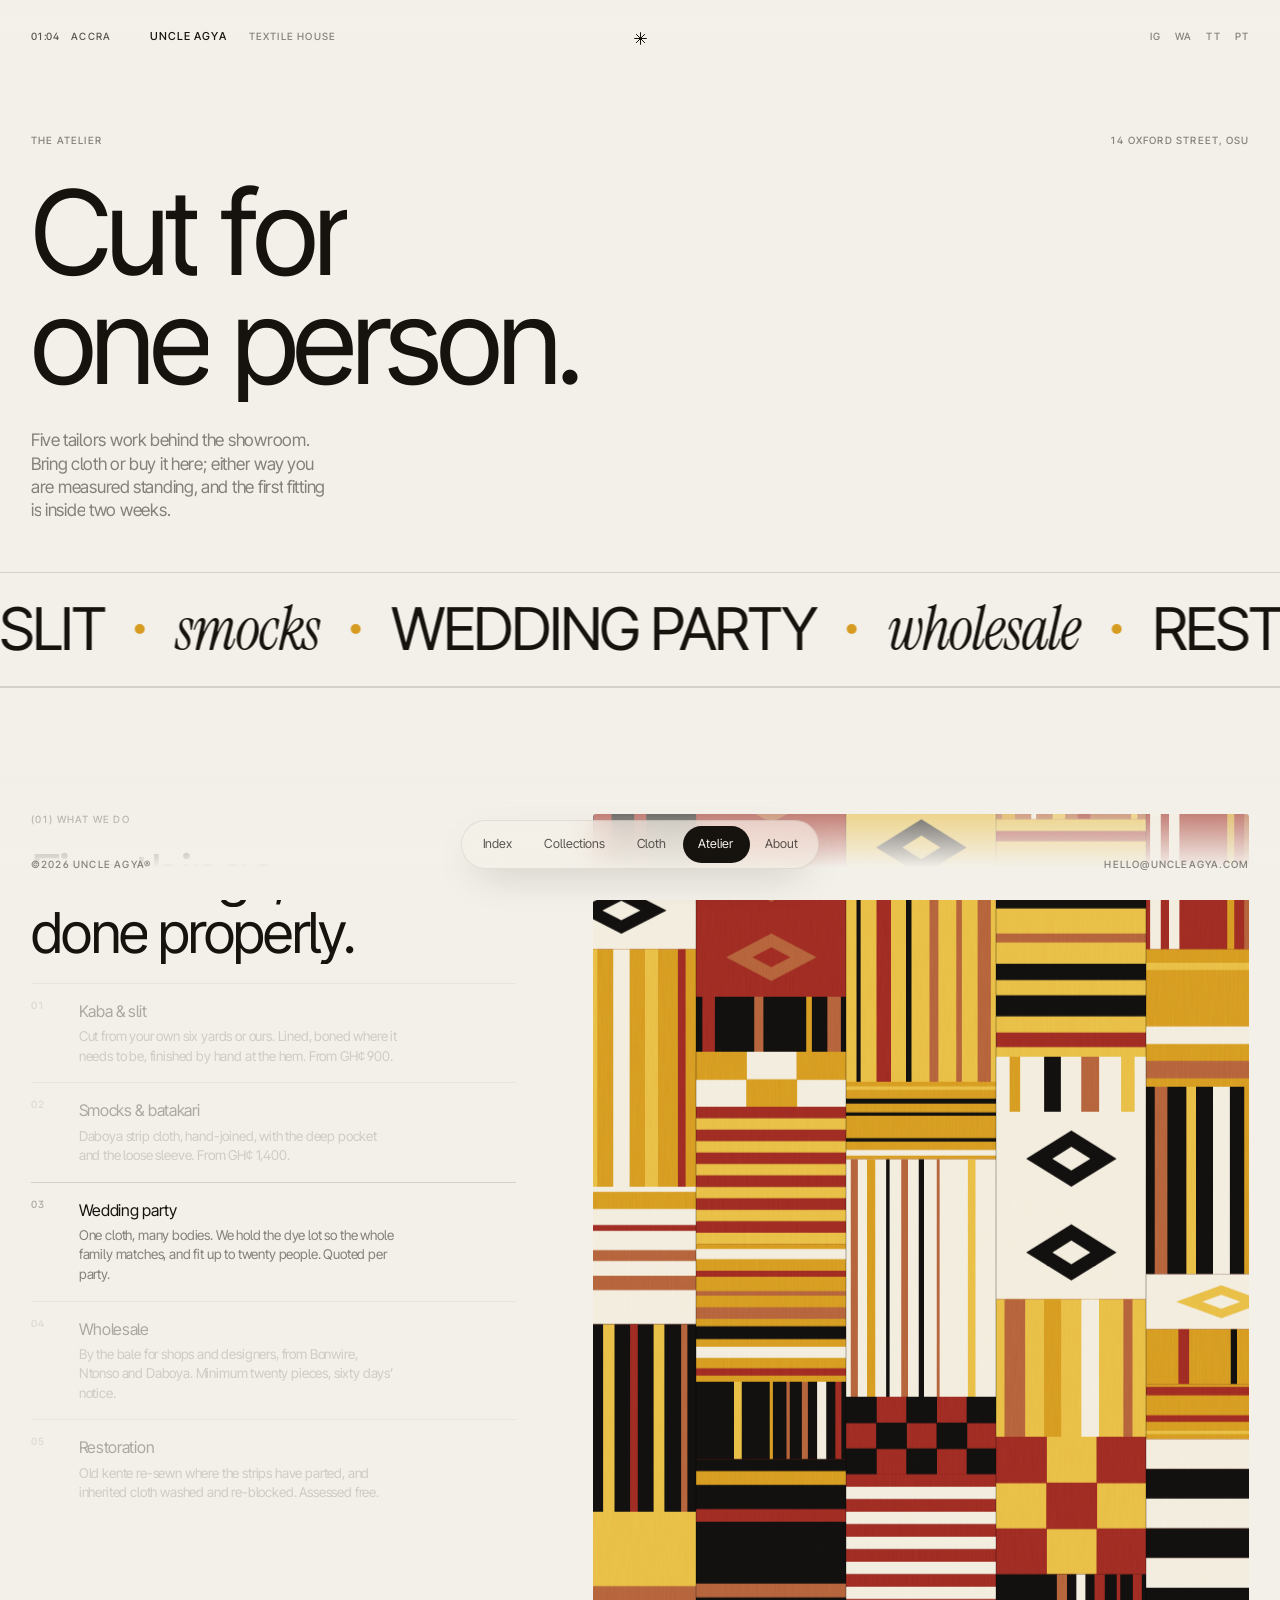
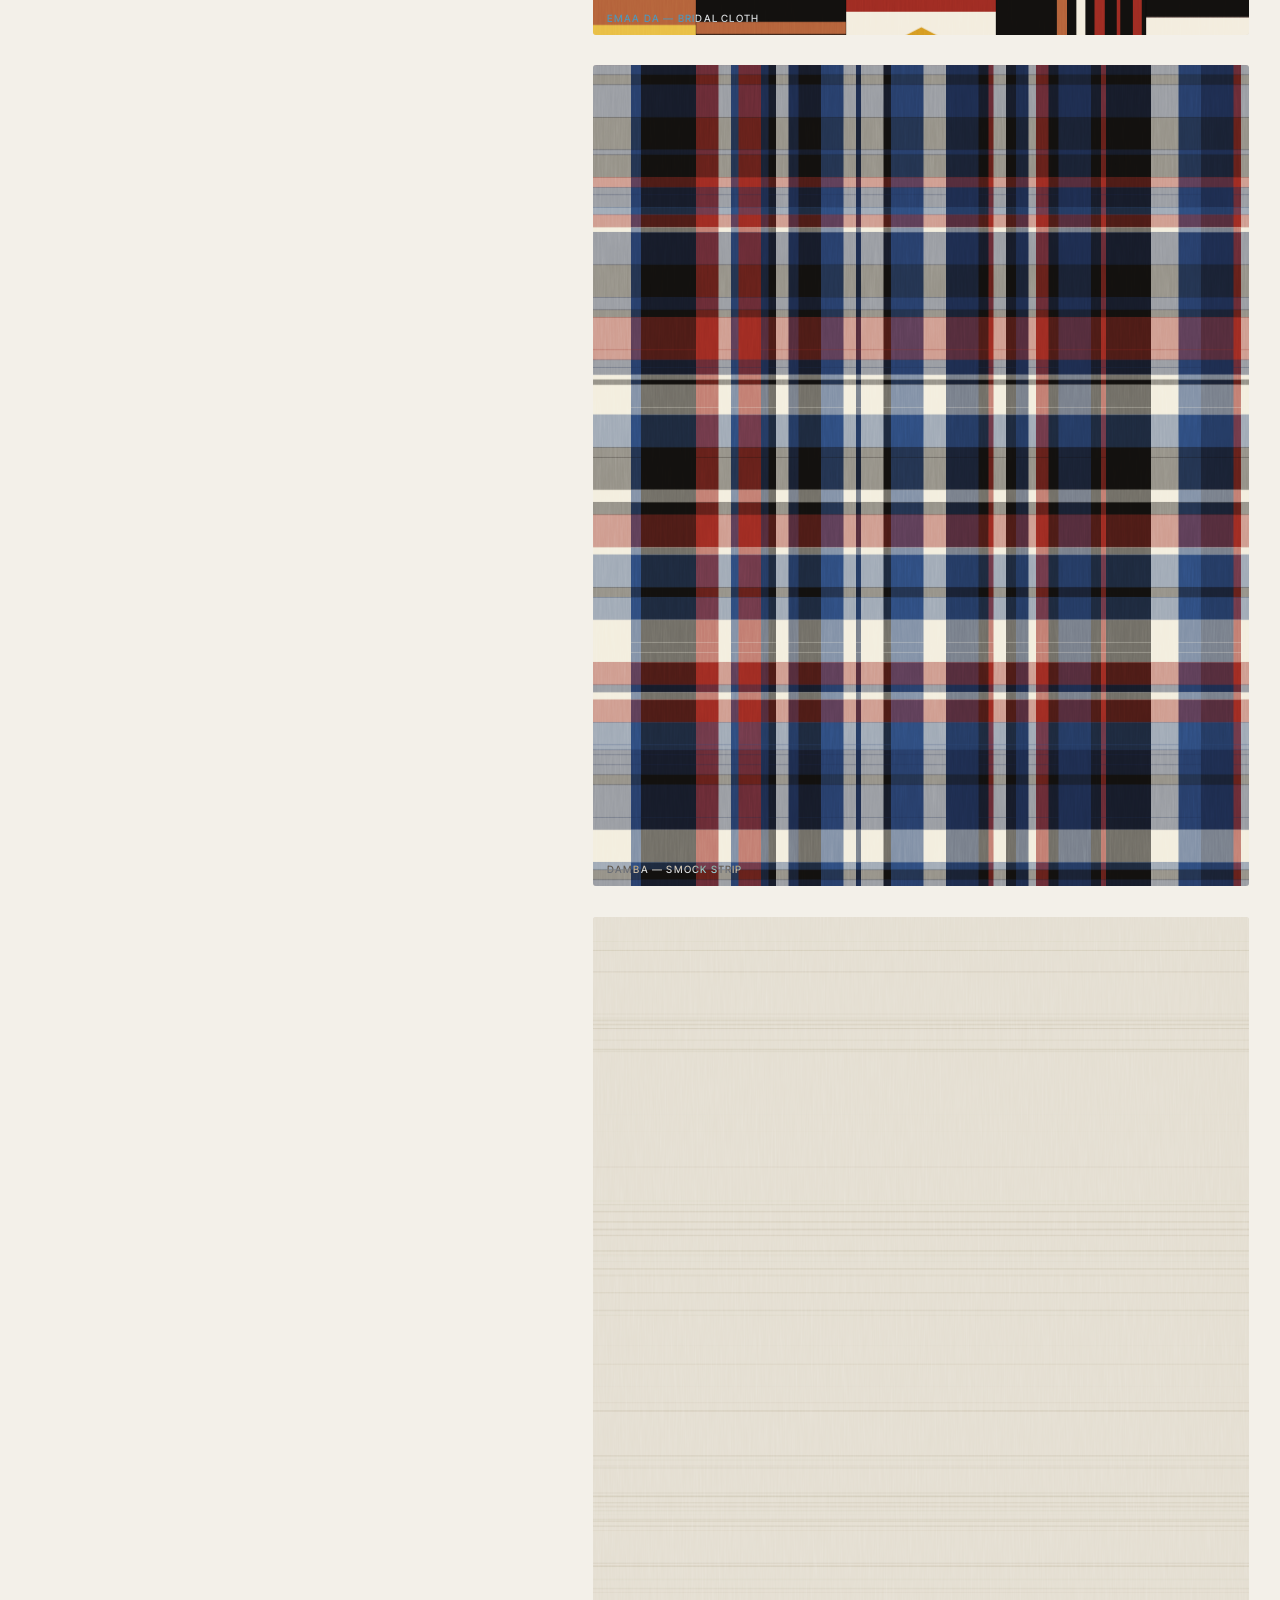
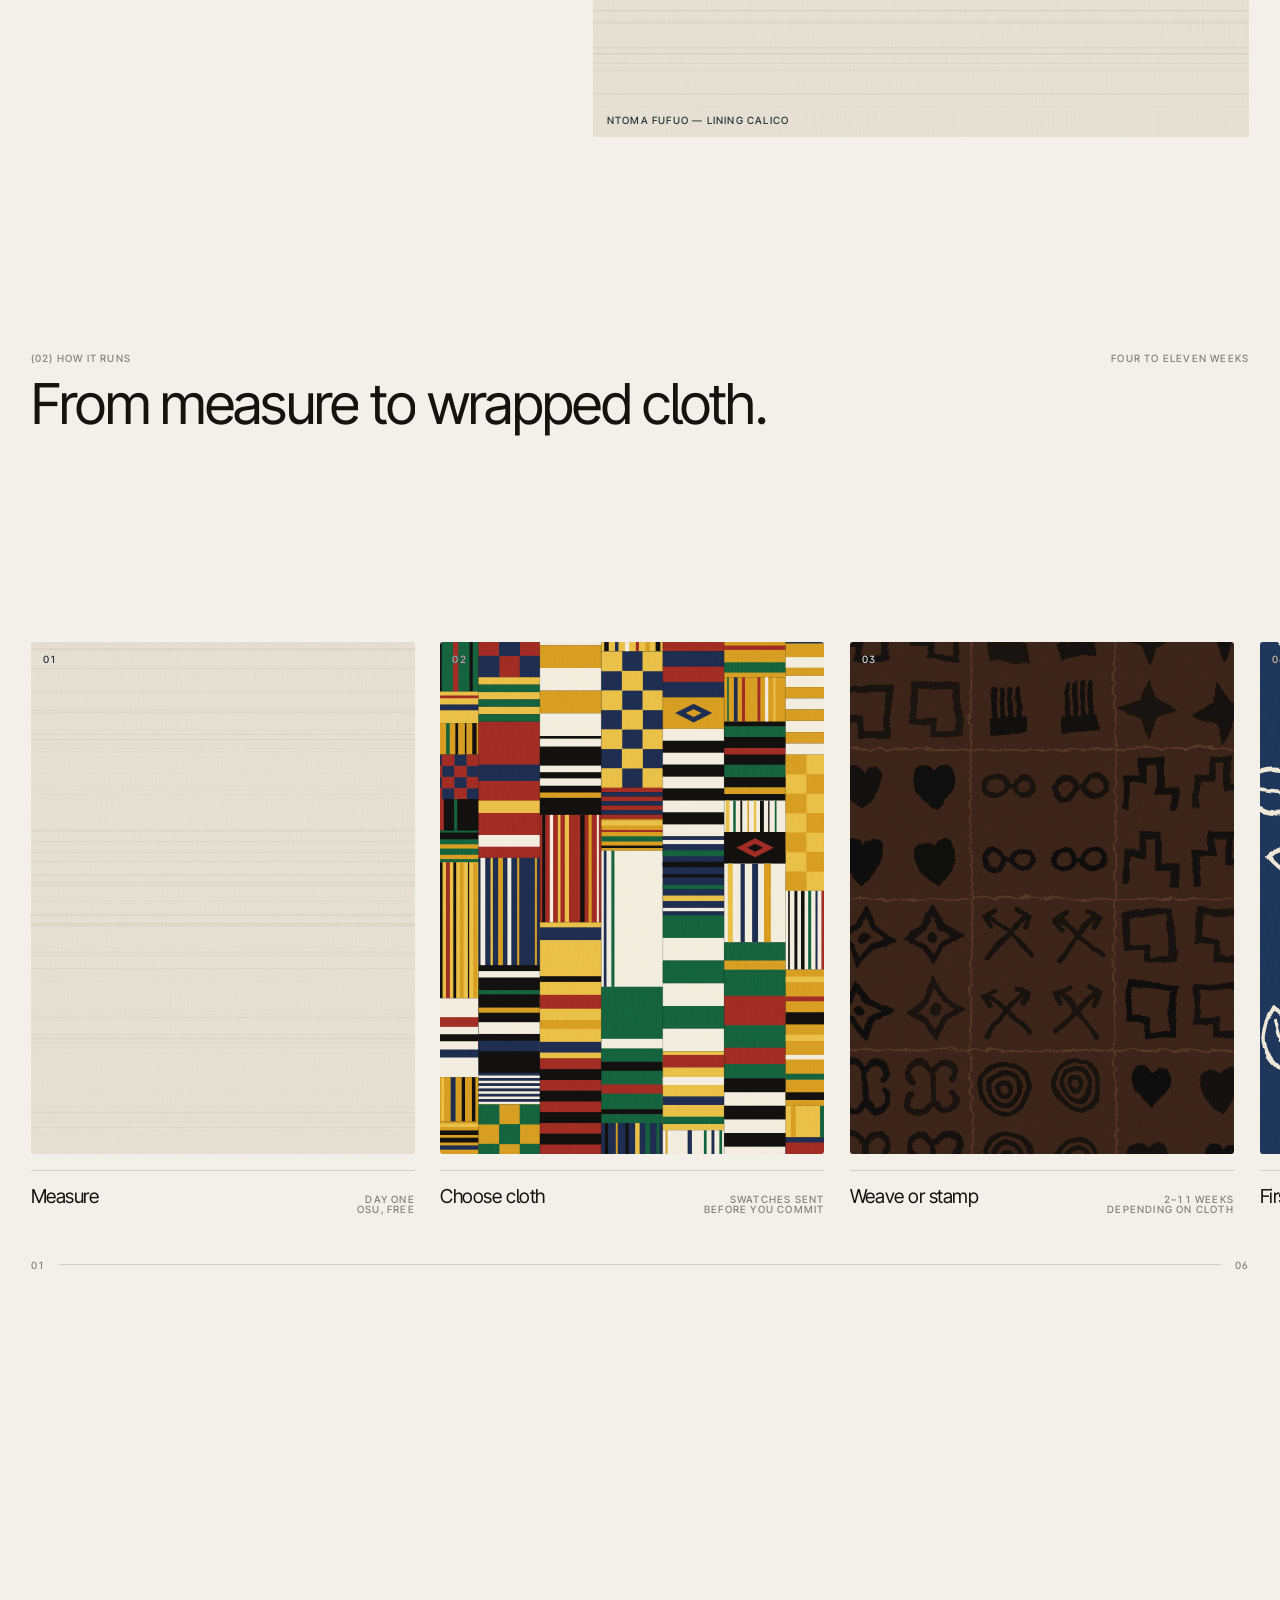
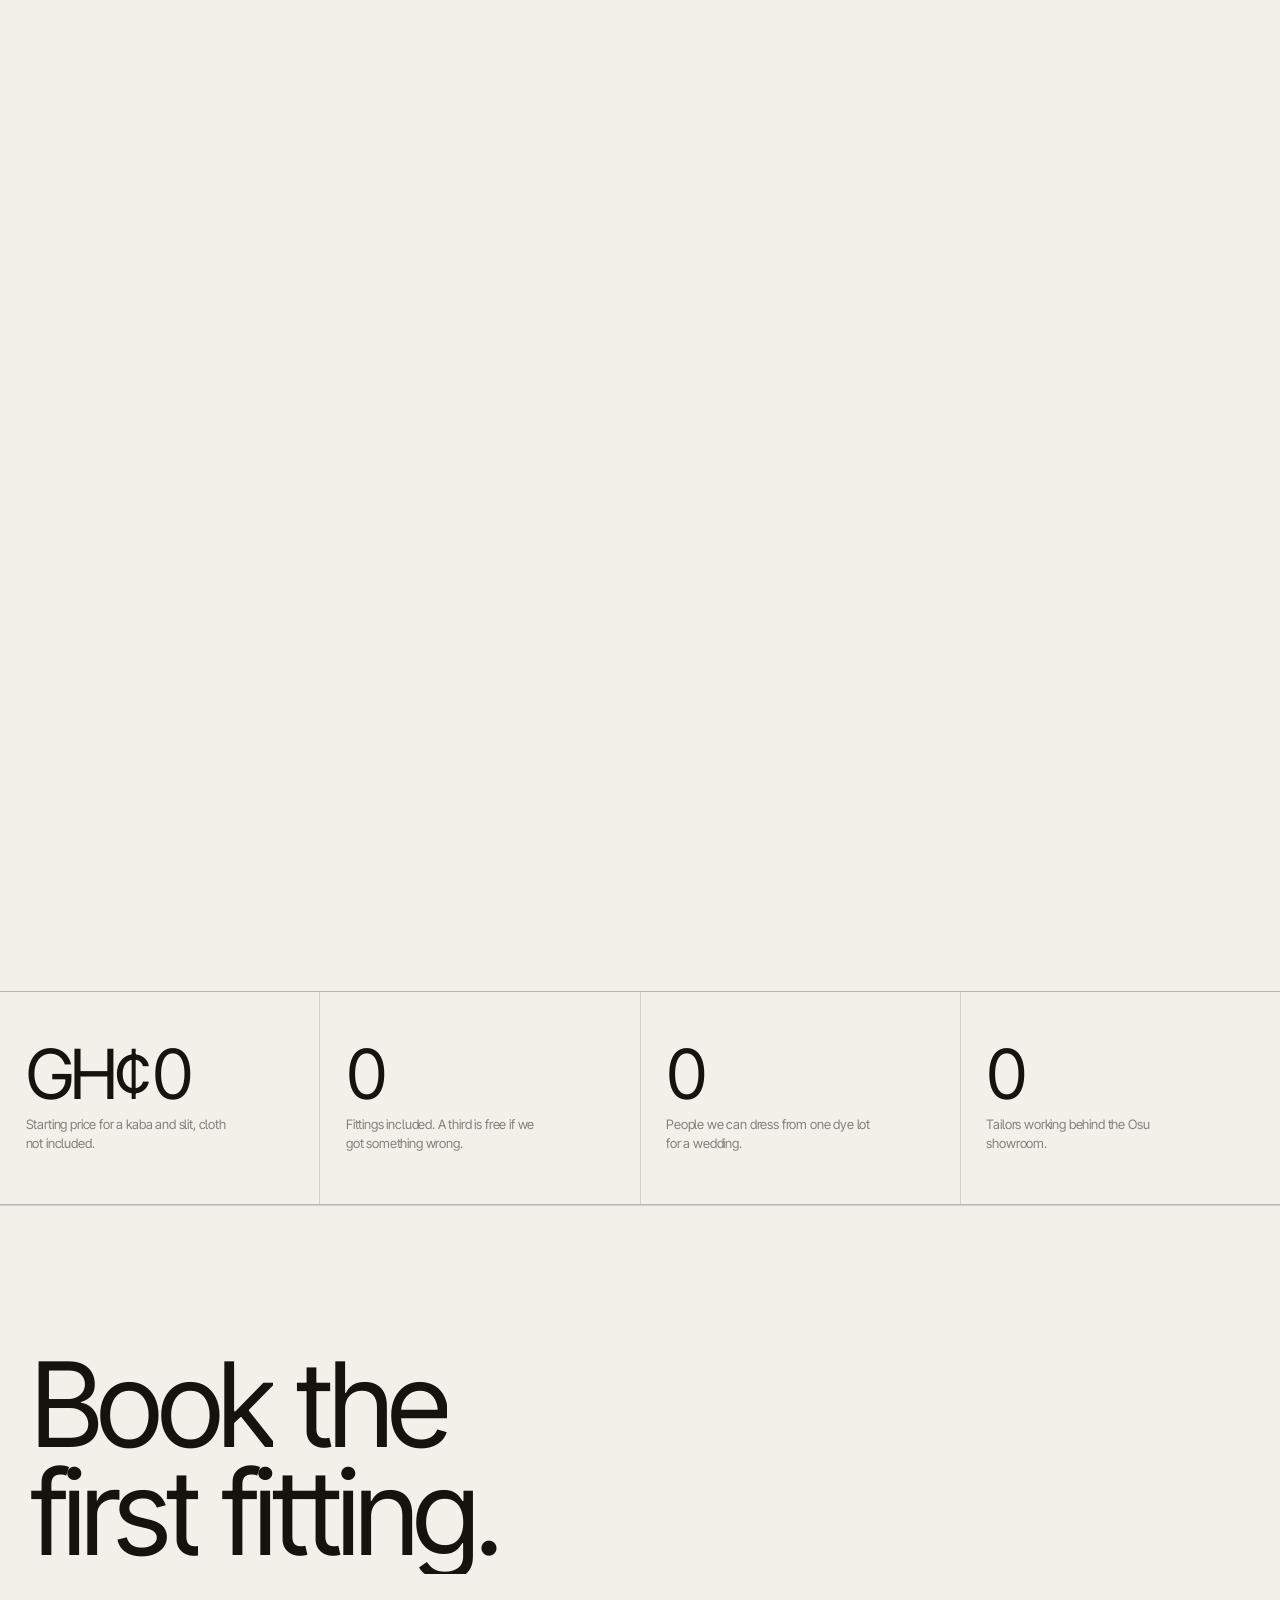
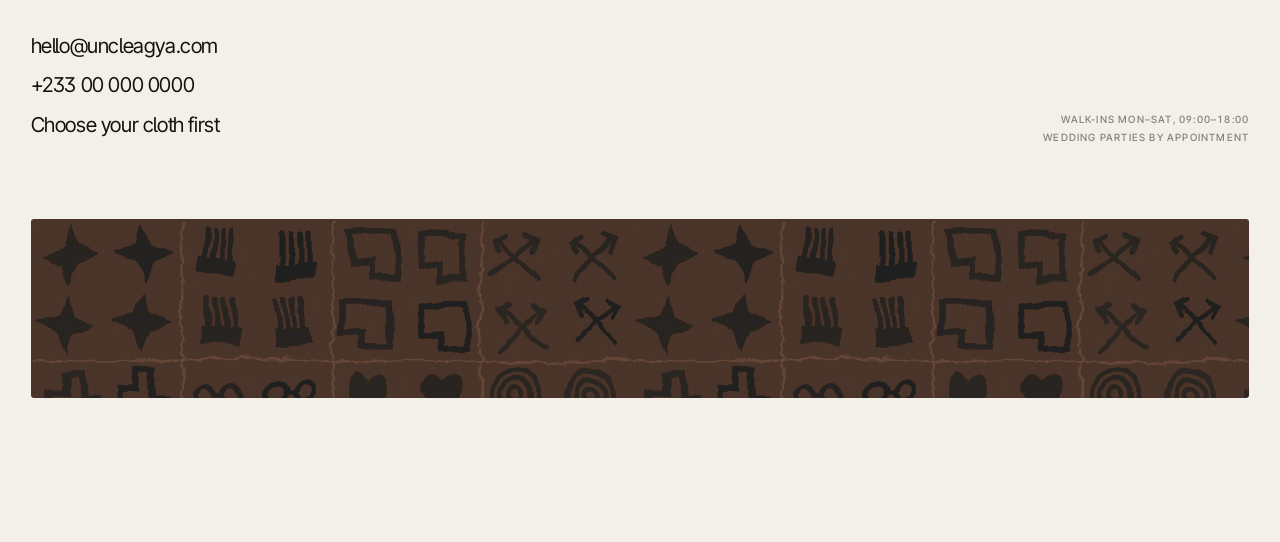
<file: atelier.html>
<!doctype html>
<html lang="en" data-motion="off">
<head>
<script>
/* Resolve the motion level ONCE, before first paint, into <html data-motion>.
   CSS and JS both read that attribute and never the media query, so they can
   never disagree. On iOS prefers-reduced-motion is true for Low Power Mode as
   well as the accessibility toggle, which is why "calm" means less motion
   rather than none. ?motion=full|calm|off forces a level, so a device setting
   can be told apart from a bug on a handset you cannot inspect. */
(function () {
  var level = 'full';
  try {
    var forced = (location.search.match(/[?&]motion=(full|calm|off)/) || [])[1];
    if (forced) level = forced;
    else if (window.matchMedia &&
             window.matchMedia('(prefers-reduced-motion: reduce)').matches) level = 'calm';
  } catch (e) { /* keep 'full' */ }
  document.documentElement.setAttribute('data-motion', level);
})();
</script>
<meta charset="utf-8">
<meta name="viewport" content="width=device-width, initial-scale=1, viewport-fit=cover">
<title>The Atelier — Uncle Agya, Textile House Accra</title>
<meta name="description" content="Made to measure in Osu: kaba and slit, full smocks, wedding party cloth, wholesale by the bale and restoration of old cloth.">
<meta name="theme-color" content="#F3F0E9">
<link rel="preconnect" href="https://fonts.googleapis.com">
<link rel="preconnect" href="https://fonts.gstatic.com" crossorigin>
<link href="https://fonts.googleapis.com/css2?family=Inter+Tight:wght@300;400;500&family=Instrument+Serif:ital@0;1&display=swap" rel="stylesheet">
<link rel="stylesheet" href="assets/css/main.css">
<link rel="stylesheet" href="assets/css/chrome.css">
<link rel="stylesheet" href="assets/css/sections.css">
<link rel="icon" href="data:image/svg+xml,%3Csvg xmlns='http://www.w3.org/2000/svg' viewBox='0 0 32 32'%3E%3Crect width='32' height='32' fill='%2312100E'/%3E%3Cpath d='M6 8h4v16H6zM13 8h2v16h-2zM18 8h3v16h-3zM24 8h2v16h-2z' fill='%23E9BE45'/%3E%3Cpath d='M4 14h24v2H4zM4 19h24v1.5H4z' fill='%239E2B22'/%3E%3C/svg%3E">
</head>
<body>

<div class="frame">
  <div class="frame-top">
    <div class="top-left">
      <div class="clock micro"><span class="t" data-clock>00:00</span><span class="city">ACCRA</span></div>
      <div class="brand-block micro">
        <a class="brand" href="index.html">UNCLE AGYA</a>
        <span class="brand-sub">TEXTILE HOUSE</span>
      </div>
    </div>
    <svg class="loom-mark" viewBox="0 0 24 24" fill="none" aria-hidden="true">
      <path d="M12 2v20M2 12h20M4.9 4.9l14.2 14.2M19.1 4.9L4.9 19.1" stroke="currentColor" stroke-width="1.6"/>
    </svg>
    <div class="socials micro">
      <a href="#" aria-label="Instagram"><span>IG<br>IG</span></a>
      <a href="#" aria-label="WhatsApp"><span>WA<br>WA</span></a>
      <a href="#" aria-label="TikTok"><span>TT<br>TT</span></a>
      <a href="#" aria-label="Pinterest"><span>PT<br>PT</span></a>
    </div>
  </div>
  <div></div>
  <div class="frame-bottom">
    <span class="copyright micro">&copy;2026 UNCLE AGYA&reg;</span>
    <nav class="capsule" aria-label="Primary">
      <span class="capsule-pill" aria-hidden="true"></span>
      <a href="index.html">Index</a>
      <a href="collections.html">Collections</a>
      <a href="cloth.html">Cloth</a>
      <a href="atelier.html" aria-current="page">Atelier</a>
      <a href="about.html">About</a>
    </nav>
    <a class="mailto micro" href="mailto:hello@uncleagya.com">HELLO@UNCLEAGYA.COM</a>
  </div>
</div>

<main>

  <header class="page-head wrap">
    <div class="row" style="display:flex;justify-content:space-between;color:var(--ink-50)">
      <span class="micro">THE ATELIER</span>
      <span class="micro">14 OXFORD STREET, OSU</span>
    </div>
    <h1 class="display" data-split="chars" data-split-group="ph" data-reveal-onload>Cut for<br>one person.</h1>
    <p class="lead dim" data-split="words" data-split-group="ph2" data-reveal-onload>
      Five tailors work behind the showroom. Bring cloth or buy it here; either way you are measured standing, and the first fitting is inside two weeks.
    </p>
  </header>

  <div class="marquee">
    <div class="marquee-row" data-marquee data-marquee-speed="0.46">
      <span>KABA &amp; SLIT <i class="dot"></i> <em>smocks</em> <i class="dot"></i> WEDDING PARTY <i class="dot"></i> <em>wholesale</em> <i class="dot"></i> RESTORATION <i class="dot"></i></span>
    </div>
  </div>

  <!-- Services as a scroll-stepped list against a parallax stack -->
  <section class="craft wrap">
    <div>
      <div class="craft-inner">
        <span class="micro dim">(01) WHAT WE DO</span>
        <h2 class="headline" data-split="words" data-split-group="s1" data-reveal>Five things,<br>done properly.</h2>
        <div class="step-list" data-steps>
          <div class="step is-active">
            <span class="micro num">01</span>
            <div><h4>Kaba &amp; slit</h4><p>Cut from your own six yards or ours. Lined, boned where it needs to be, finished by hand at the hem. From GH&cent; 900.</p></div>
          </div>
          <div class="step">
            <span class="micro num">02</span>
            <div><h4>Smocks &amp; batakari</h4><p>Daboya strip cloth, hand-joined, with the deep pocket and the loose sleeve. From GH&cent; 1,400.</p></div>
          </div>
          <div class="step">
            <span class="micro num">03</span>
            <div><h4>Wedding party</h4><p>One cloth, many bodies. We hold the dye lot so the whole family matches, and fit up to twenty people. Quoted per party.</p></div>
          </div>
          <div class="step">
            <span class="micro num">04</span>
            <div><h4>Wholesale</h4><p>By the bale for shops and designers, from Bonwire, Ntonso and Daboya. Minimum twenty pieces, sixty days&rsquo; notice.</p></div>
          </div>
          <div class="step">
            <span class="micro num">05</span>
            <div><h4>Restoration</h4><p>Old kente re-sewn where the strips have parted, and inherited cloth washed and re-blocked. Assessed free.</p></div>
          </div>
        </div>
      </div>
    </div>

    <div class="craft-stack">
      <figure class="craft-shot" data-reveal>
        <div class="swatch" data-cloth="kente-bride" data-seed="505" data-parallax="0.11"></div>
        <figcaption class="micro">EMAA DA &mdash; BRIDAL CLOTH</figcaption>
      </figure>
      <figure class="craft-shot" data-reveal>
        <div class="swatch" data-cloth="fugu" data-seed="808" data-parallax="0.15"></div>
        <figcaption class="micro">DAMBA &mdash; SMOCK STRIP</figcaption>
      </figure>
      <figure class="craft-shot" data-reveal>
        <div class="swatch" data-cloth="calico" data-seed="333" data-parallax="0.07"></div>
        <figcaption class="micro">NTOMA FUFUO &mdash; LINING CALICO</figcaption>
      </figure>
    </div>
  </section>

  <!-- How a commission runs -->
  <div class="wrap sec-head">
    <div class="row">
      <span class="micro">(02) HOW IT RUNS</span>
      <span class="micro">FOUR TO ELEVEN WEEKS</span>
    </div>
    <h2 class="headline" data-split="chars" data-split-group="run" data-reveal>From measure to wrapped cloth.</h2>
  </div>

  <section class="horiz-track" data-horiz>
    <div class="horiz-vp">
      <div class="horiz-rail">

        <article class="panel">
          <div class="panel-figure">
            <span class="micro panel-index">01</span>
            <div class="swatch" data-cloth="calico" data-seed="4101"></div>
          </div>
          <div class="panel-meta">
            <span class="panel-title">Measure</span>
            <span class="panel-note micro">DAY ONE<br>OSU, FREE</span>
          </div>
        </article>

        <article class="panel">
          <div class="panel-figure">
            <span class="micro panel-index">02</span>
            <div class="swatch" data-cloth="kente" data-seed="4202"></div>
          </div>
          <div class="panel-meta">
            <span class="panel-title">Choose cloth</span>
            <span class="panel-note micro">SWATCHES SENT<br>BEFORE YOU COMMIT</span>
          </div>
        </article>

        <article class="panel">
          <div class="panel-figure">
            <span class="micro panel-index">03</span>
            <div class="swatch" data-cloth="adinkra" data-seed="4303"></div>
          </div>
          <div class="panel-meta">
            <span class="panel-title">Weave or stamp</span>
            <span class="panel-note micro">2&ndash;11 WEEKS<br>DEPENDING ON CLOTH</span>
          </div>
        </article>

        <article class="panel">
          <div class="panel-figure">
            <span class="micro panel-index">04</span>
            <div class="swatch" data-cloth="batik" data-seed="4404"></div>
          </div>
          <div class="panel-meta">
            <span class="panel-title">First fitting</span>
            <span class="panel-note micro">CHALK ON CLOTH<br>NOTHING CUT YET</span>
          </div>
        </article>

        <article class="panel">
          <div class="panel-figure">
            <span class="micro panel-index">05</span>
            <div class="swatch" data-cloth="adire" data-seed="4505"></div>
          </div>
          <div class="panel-meta">
            <span class="panel-title">Second fitting</span>
            <span class="panel-note micro">SEAMS OPEN<br>ADJUSTED ON YOU</span>
          </div>
        </article>

        <article class="panel">
          <div class="panel-figure">
            <span class="micro panel-index">06</span>
            <div class="swatch" data-cloth="kente-royal" data-seed="4606"></div>
          </div>
          <div class="panel-meta">
            <span class="panel-title">Wrapped</span>
            <span class="panel-note micro">FOLDED IN TWELVE<br>TIED WITH A STRIP</span>
          </div>
        </article>

      </div>

      <div class="horiz-hud">
        <span class="micro" data-horiz-index>01</span>
        <div class="bar"><i data-horiz-bar></i></div>
        <span class="micro">06</span>
      </div>
    </div>
  </section>

  <section class="ledger">
    <div class="ledger-cell" data-reveal>
      <span class="fig">GH&cent;<span data-count="900">0</span></span>
      <p>Starting price for a kaba and slit, cloth not included.</p>
    </div>
    <div class="ledger-cell" data-reveal data-reveal-delay="90">
      <span class="fig"><span data-count="2">0</span></span>
      <p>Fittings included. A third is free if we got something wrong.</p>
    </div>
    <div class="ledger-cell" data-reveal data-reveal-delay="180">
      <span class="fig"><span data-count="20">0</span></span>
      <p>People we can dress from one dye lot for a wedding.</p>
    </div>
    <div class="ledger-cell" data-reveal data-reveal-delay="270">
      <span class="fig"><span data-count="5">0</span></span>
      <p>Tailors working behind the Osu showroom.</p>
    </div>
  </section>

  <section class="cta wrap">
    <h2 class="display" data-split="chars" data-split-group="cta" data-reveal>Book the<br>first fitting.</h2>
    <div class="cta-row">
      <div class="cta-links">
        <a class="link-rule" href="mailto:hello@uncleagya.com?subject=Atelier%20fitting">hello@uncleagya.com</a>
        <a class="link-rule" href="tel:+233000000000">+233 00 000 0000</a>
        <a class="link-rule" href="cloth.html">Choose your cloth first</a>
      </div>
      <div class="cta-links micro dim" style="text-align:right;justify-items:end">
        <span>WALK-INS MON&ndash;SAT, 09:00&ndash;18:00</span>
        <span>WEDDING PARTIES BY APPOINTMENT</span>
      </div>
    </div>

    <div class="big-mark mask-img" data-reveal style="height:clamp(90px,14vw,190px);border-radius:3px">
      <div style="position:absolute;inset:0" data-cloth="adinkra" data-seed="4901"></div>
    </div>
  </section>

</main>

<script src="assets/js/cloth.js"></script>
<script src="assets/js/motion.js"></script>
<script src="assets/js/ribbon.js"></script>
<script src="assets/js/site.js"></script>
</body>
</html>
</file>
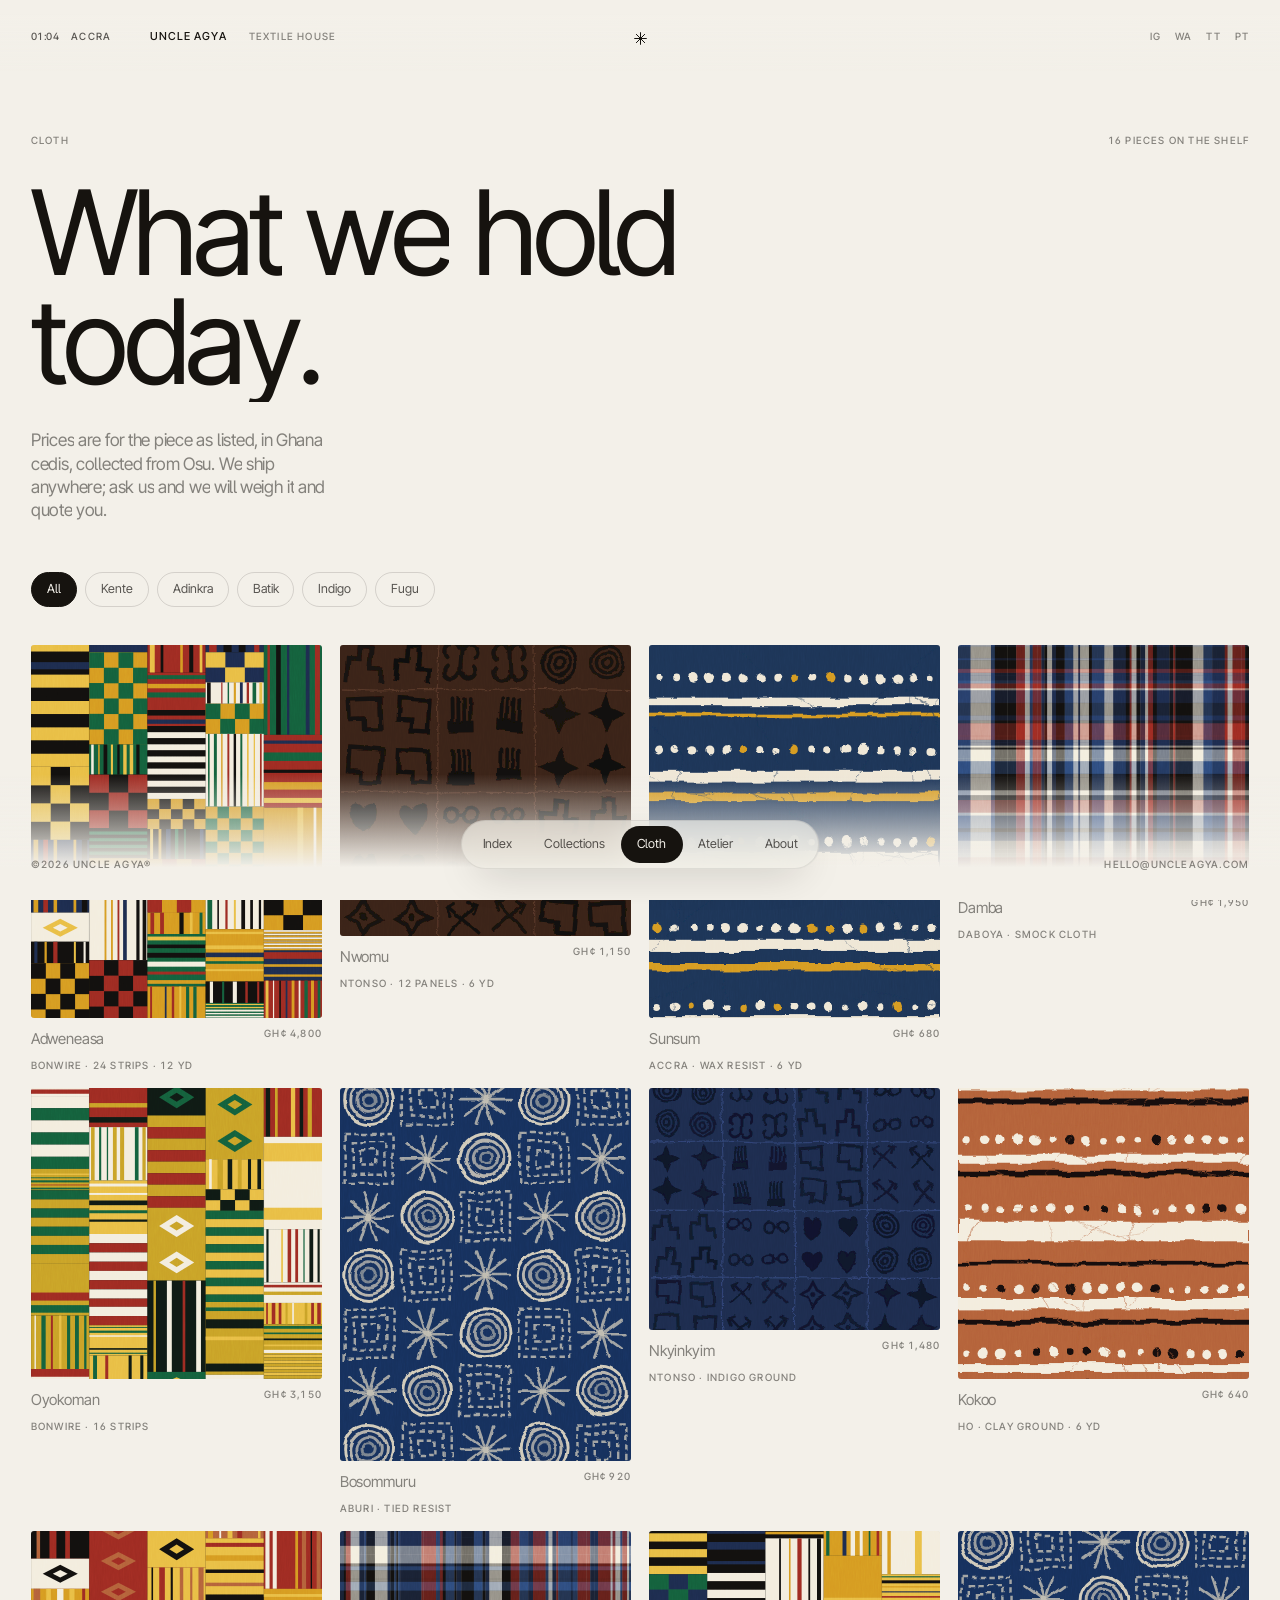
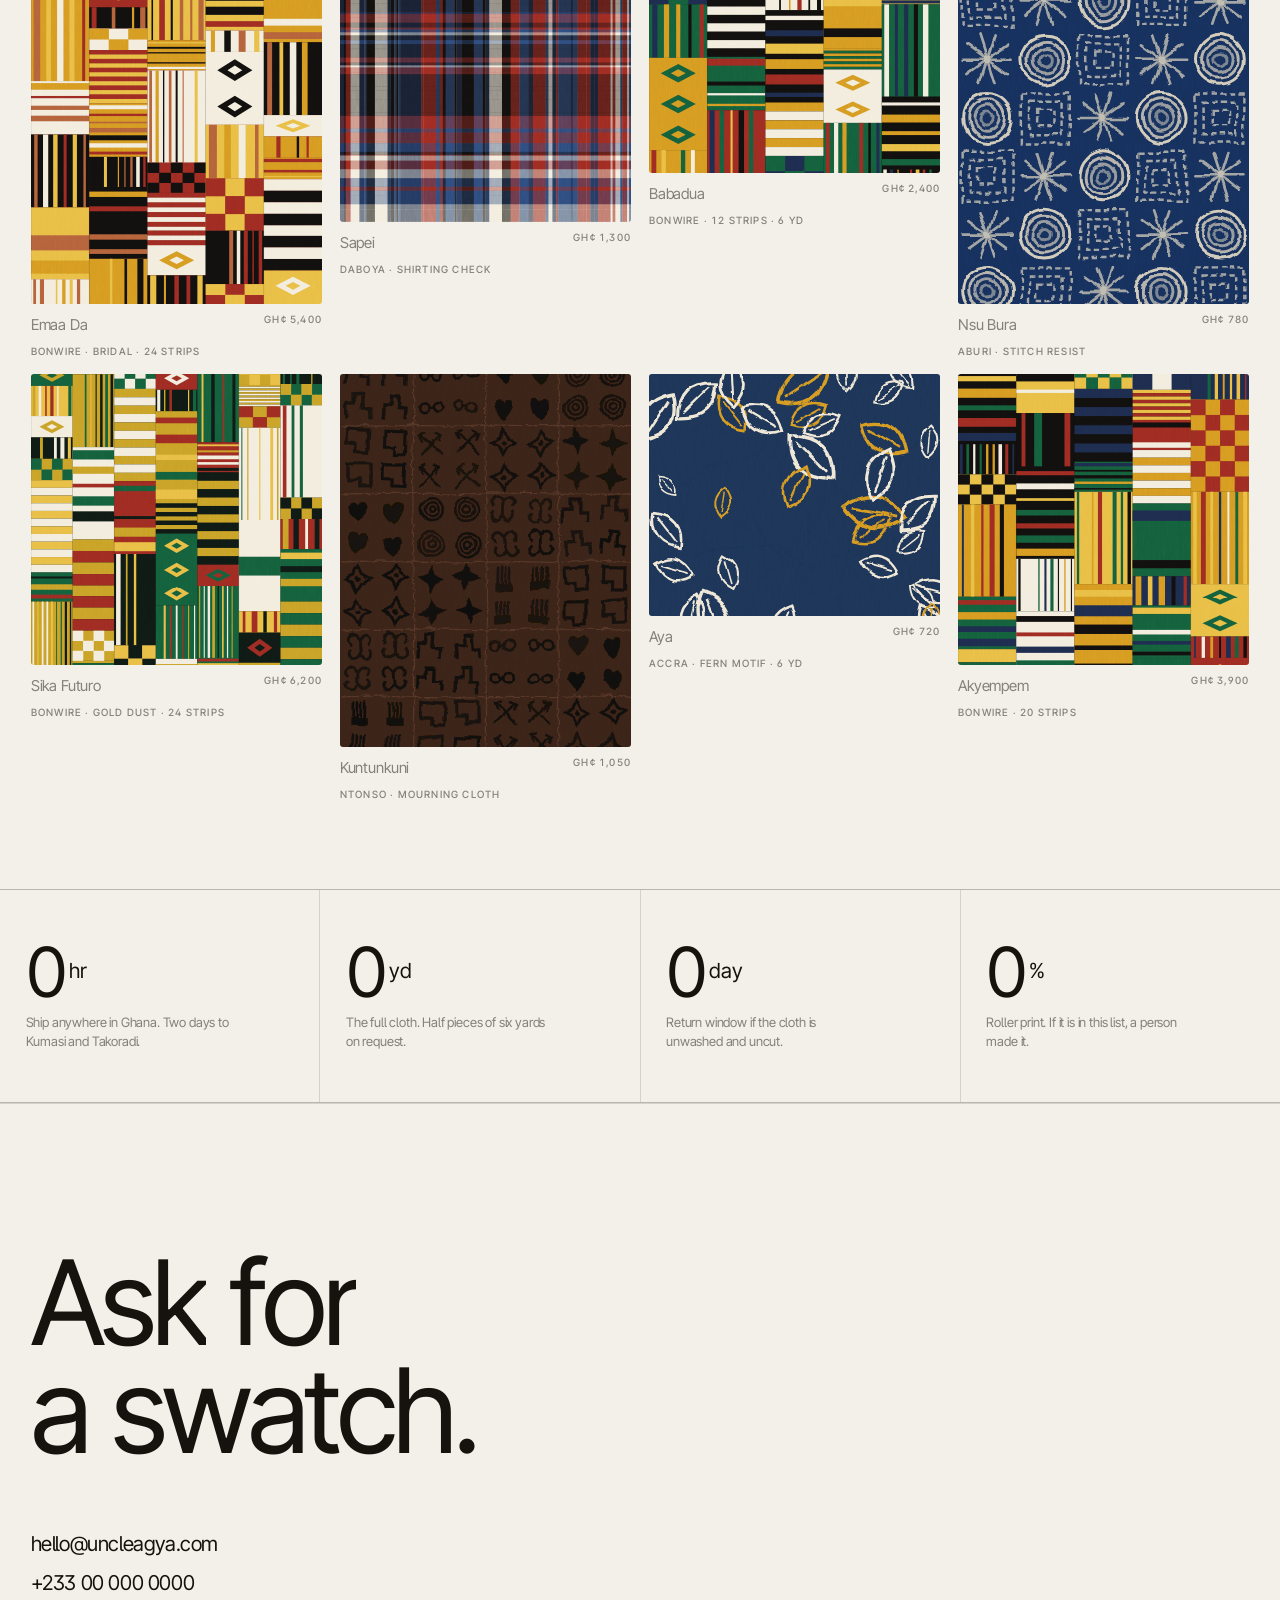
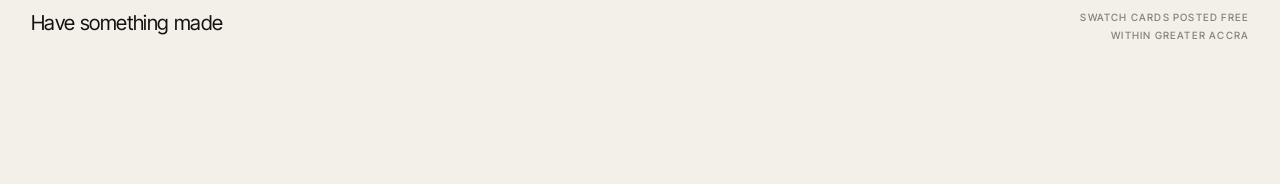
<file: cloth.html>
<!doctype html>
<html lang="en" data-motion="off">
<head>
<script>
/* Resolve the motion level ONCE, before first paint, into <html data-motion>.
   CSS and JS both read that attribute and never the media query, so they can
   never disagree. On iOS prefers-reduced-motion is true for Low Power Mode as
   well as the accessibility toggle, which is why "calm" means less motion
   rather than none. ?motion=full|calm|off forces a level, so a device setting
   can be told apart from a bug on a handset you cannot inspect. */
(function () {
  var level = 'full';
  try {
    var forced = (location.search.match(/[?&]motion=(full|calm|off)/) || [])[1];
    if (forced) level = forced;
    else if (window.matchMedia &&
             window.matchMedia('(prefers-reduced-motion: reduce)').matches) level = 'calm';
  } catch (e) { /* keep 'full' */ }
  document.documentElement.setAttribute('data-motion', level);
})();
</script>
<meta charset="utf-8">
<meta name="viewport" content="width=device-width, initial-scale=1, viewport-fit=cover">
<title>Cloth in stock — Uncle Agya, Textile House Accra</title>
<meta name="description" content="Kente, adinkra, batik, adire and fugu held in the Osu showroom. Sold by the strip, the half piece and the full twelve-yard cloth.">
<meta name="theme-color" content="#F3F0E9">
<link rel="preconnect" href="https://fonts.googleapis.com">
<link rel="preconnect" href="https://fonts.gstatic.com" crossorigin>
<link href="https://fonts.googleapis.com/css2?family=Inter+Tight:wght@300;400;500&family=Instrument+Serif:ital@0;1&display=swap" rel="stylesheet">
<link rel="stylesheet" href="assets/css/main.css">
<link rel="stylesheet" href="assets/css/chrome.css">
<link rel="stylesheet" href="assets/css/sections.css">
<link rel="icon" href="data:image/svg+xml,%3Csvg xmlns='http://www.w3.org/2000/svg' viewBox='0 0 32 32'%3E%3Crect width='32' height='32' fill='%2312100E'/%3E%3Cpath d='M6 8h4v16H6zM13 8h2v16h-2zM18 8h3v16h-3zM24 8h2v16h-2z' fill='%23E9BE45'/%3E%3Cpath d='M4 14h24v2H4zM4 19h24v1.5H4z' fill='%239E2B22'/%3E%3C/svg%3E">
</head>
<body>

<div class="frame">
  <div class="frame-top">
    <div class="top-left">
      <div class="clock micro"><span class="t" data-clock>00:00</span><span class="city">ACCRA</span></div>
      <div class="brand-block micro">
        <a class="brand" href="index.html">UNCLE AGYA</a>
        <span class="brand-sub">TEXTILE HOUSE</span>
      </div>
    </div>
    <svg class="loom-mark" viewBox="0 0 24 24" fill="none" aria-hidden="true">
      <path d="M12 2v20M2 12h20M4.9 4.9l14.2 14.2M19.1 4.9L4.9 19.1" stroke="currentColor" stroke-width="1.6"/>
    </svg>
    <div class="socials micro">
      <a href="#" aria-label="Instagram"><span>IG<br>IG</span></a>
      <a href="#" aria-label="WhatsApp"><span>WA<br>WA</span></a>
      <a href="#" aria-label="TikTok"><span>TT<br>TT</span></a>
      <a href="#" aria-label="Pinterest"><span>PT<br>PT</span></a>
    </div>
  </div>
  <div></div>
  <div class="frame-bottom">
    <span class="copyright micro">&copy;2026 UNCLE AGYA&reg;</span>
    <nav class="capsule" aria-label="Primary">
      <span class="capsule-pill" aria-hidden="true"></span>
      <a href="index.html">Index</a>
      <a href="collections.html">Collections</a>
      <a href="cloth.html" aria-current="page">Cloth</a>
      <a href="atelier.html">Atelier</a>
      <a href="about.html">About</a>
    </nav>
    <a class="mailto micro" href="mailto:hello@uncleagya.com">HELLO@UNCLEAGYA.COM</a>
  </div>
</div>

<main>

  <header class="page-head wrap">
    <div class="row" style="display:flex;justify-content:space-between;color:var(--ink-50)">
      <span class="micro">CLOTH</span>
      <span class="micro"><span data-stock-count>16</span> PIECES ON THE SHELF</span>
    </div>
    <h1 class="display" data-split="chars" data-split-group="ph" data-reveal-onload>What we hold<br>today.</h1>
    <p class="lead dim" data-split="words" data-split-group="ph2" data-reveal-onload>
      Prices are for the piece as listed, in Ghana cedis, collected from Osu. We ship anywhere; ask us and we will weigh it and quote you.
    </p>
  </header>

  <!-- filter row -->
  <div class="wrap" style="display:flex;flex-wrap:wrap;gap:8px;padding-bottom:clamp(22px,3vw,38px)">
    <button class="filter-chip is-on" data-filter="all">All</button>
    <button class="filter-chip" data-filter="kente">Kente</button>
    <button class="filter-chip" data-filter="adinkra">Adinkra</button>
    <button class="filter-chip" data-filter="batik">Batik</button>
    <button class="filter-chip" data-filter="adire">Indigo</button>
    <button class="filter-chip" data-filter="fugu">Fugu</button>
  </div>

  <div class="wrap">
    <div class="cloth-grid" data-filter-grid>

      <a class="cloth-cell" href="atelier.html" data-tag="kente" data-reveal>
        <div class="fig" style="--ar:.78"><div class="swatch" data-cloth="kente" data-seed="101"></div></div>
        <div class="meta"><span>Adweneasa</span><span class="micro">GH&cent; 4,800</span></div>
        <span class="micro dim">BONWIRE &middot; 24 STRIPS &middot; 12 YD</span>
      </a>

      <a class="cloth-cell" href="atelier.html" data-tag="adinkra" data-reveal data-reveal-delay="60">
        <div class="fig" style="--ar:1"><div class="swatch" data-cloth="adinkra" data-seed="202"></div></div>
        <div class="meta"><span>Nwomu</span><span class="micro">GH&cent; 1,150</span></div>
        <span class="micro dim">NTONSO &middot; 12 PANELS &middot; 6 YD</span>
      </a>

      <a class="cloth-cell" href="atelier.html" data-tag="batik" data-reveal data-reveal-delay="120">
        <div class="fig" style="--ar:.78"><div class="swatch" data-cloth="batik" data-seed="606"></div></div>
        <div class="meta"><span>Sunsum</span><span class="micro">GH&cent; 680</span></div>
        <span class="micro dim">ACCRA &middot; WAX RESIST &middot; 6 YD</span>
      </a>

      <a class="cloth-cell" href="atelier.html" data-tag="fugu" data-reveal data-reveal-delay="180">
        <div class="fig" style="--ar:1.2"><div class="swatch" data-cloth="fugu" data-seed="808"></div></div>
        <div class="meta"><span>Damba</span><span class="micro">GH&cent; 1,950</span></div>
        <span class="micro dim">DABOYA &middot; SMOCK CLOTH</span>
      </a>

      <a class="cloth-cell" href="atelier.html" data-tag="kente" data-reveal>
        <div class="fig" style="--ar:1"><div class="swatch" data-cloth="kente-royal" data-seed="222"></div></div>
        <div class="meta"><span>Oyokoman</span><span class="micro">GH&cent; 3,150</span></div>
        <span class="micro dim">BONWIRE &middot; 16 STRIPS</span>
      </a>

      <a class="cloth-cell" href="atelier.html" data-tag="adire" data-reveal data-reveal-delay="60">
        <div class="fig" style="--ar:.78"><div class="swatch" data-cloth="adire" data-seed="404"></div></div>
        <div class="meta"><span>Bosommuru</span><span class="micro">GH&cent; 920</span></div>
        <span class="micro dim">ABURI &middot; TIED RESIST</span>
      </a>

      <a class="cloth-cell" href="atelier.html" data-tag="adinkra" data-reveal data-reveal-delay="120">
        <div class="fig" style="--ar:1.2"><div class="swatch" data-cloth="adinkra-indigo" data-seed="909"></div></div>
        <div class="meta"><span>Nkyinkyim</span><span class="micro">GH&cent; 1,480</span></div>
        <span class="micro dim">NTONSO &middot; INDIGO GROUND</span>
      </a>

      <a class="cloth-cell" href="atelier.html" data-tag="batik" data-reveal data-reveal-delay="180">
        <div class="fig" style="--ar:1"><div class="swatch" data-cloth="batik-clay" data-seed="111"></div></div>
        <div class="meta"><span>Kokoo</span><span class="micro">GH&cent; 640</span></div>
        <span class="micro dim">HO &middot; CLAY GROUND &middot; 6 YD</span>
      </a>

      <a class="cloth-cell" href="atelier.html" data-tag="kente" data-reveal>
        <div class="fig" style="--ar:.78"><div class="swatch" data-cloth="kente-bride" data-seed="505"></div></div>
        <div class="meta"><span>Emaa Da</span><span class="micro">GH&cent; 5,400</span></div>
        <span class="micro dim">BONWIRE &middot; BRIDAL &middot; 24 STRIPS</span>
      </a>

      <a class="cloth-cell" href="atelier.html" data-tag="fugu" data-reveal data-reveal-delay="60">
        <div class="fig" style="--ar:1"><div class="swatch" data-cloth="fugu" data-seed="555"></div></div>
        <div class="meta"><span>Sapei</span><span class="micro">GH&cent; 1,300</span></div>
        <span class="micro dim">DABOYA &middot; SHIRTING CHECK</span>
      </a>

      <a class="cloth-cell" href="atelier.html" data-tag="kente" data-reveal data-reveal-delay="120">
        <div class="fig" style="--ar:1.2"><div class="swatch" data-cloth="kente" data-seed="444"></div></div>
        <div class="meta"><span>Babadua</span><span class="micro">GH&cent; 2,400</span></div>
        <span class="micro dim">BONWIRE &middot; 12 STRIPS &middot; 6 YD</span>
      </a>

      <a class="cloth-cell" href="atelier.html" data-tag="adire" data-reveal data-reveal-delay="180">
        <div class="fig" style="--ar:.78"><div class="swatch" data-cloth="adire" data-seed="1901"></div></div>
        <div class="meta"><span>Nsu Bura</span><span class="micro">GH&cent; 780</span></div>
        <span class="micro dim">ABURI &middot; STITCH RESIST</span>
      </a>

      <a class="cloth-cell" href="atelier.html" data-tag="kente" data-reveal>
        <div class="fig" style="--ar:1"><div class="swatch" data-cloth="kente-royal" data-seed="303"></div></div>
        <div class="meta"><span>Sika Futuro</span><span class="micro">GH&cent; 6,200</span></div>
        <span class="micro dim">BONWIRE &middot; GOLD DUST &middot; 24 STRIPS</span>
      </a>

      <a class="cloth-cell" href="atelier.html" data-tag="adinkra" data-reveal data-reveal-delay="60">
        <div class="fig" style="--ar:.78"><div class="swatch" data-cloth="adinkra" data-seed="2202"></div></div>
        <div class="meta"><span>Kuntunkuni</span><span class="micro">GH&cent; 1,050</span></div>
        <span class="micro dim">NTONSO &middot; MOURNING CLOTH</span>
      </a>

      <a class="cloth-cell" href="atelier.html" data-tag="batik" data-reveal data-reveal-delay="120">
        <div class="fig" style="--ar:1.2"><div class="swatch" data-cloth="batik" data-seed="2601"></div></div>
        <div class="meta"><span>Aya</span><span class="micro">GH&cent; 720</span></div>
        <span class="micro dim">ACCRA &middot; FERN MOTIF &middot; 6 YD</span>
      </a>

      <a class="cloth-cell" href="atelier.html" data-tag="kente" data-reveal data-reveal-delay="180">
        <div class="fig" style="--ar:1"><div class="swatch" data-cloth="kente" data-seed="707"></div></div>
        <div class="meta"><span>Akyempem</span><span class="micro">GH&cent; 3,900</span></div>
        <span class="micro dim">BONWIRE &middot; 20 STRIPS</span>
      </a>

    </div>
  </div>

  <section class="ledger">
    <div class="ledger-cell" data-reveal>
      <span class="fig"><span data-count="48">0</span><sup>hr</sup></span>
      <p>Ship anywhere in Ghana. Two days to Kumasi and Takoradi.</p>
    </div>
    <div class="ledger-cell" data-reveal data-reveal-delay="90">
      <span class="fig"><span data-count="12">0</span><sup>yd</sup></span>
      <p>The full cloth. Half pieces of six yards on request.</p>
    </div>
    <div class="ledger-cell" data-reveal data-reveal-delay="180">
      <span class="fig"><span data-count="7">0</span><sup>day</sup></span>
      <p>Return window if the cloth is unwashed and uncut.</p>
    </div>
    <div class="ledger-cell" data-reveal data-reveal-delay="270">
      <span class="fig"><span data-count="0">0</span><sup>%</sup></span>
      <p>Roller print. If it is in this list, a person made it.</p>
    </div>
  </section>

  <section class="cta wrap">
    <h2 class="display" data-split="chars" data-split-group="cta" data-reveal>Ask for<br>a swatch.</h2>
    <div class="cta-row">
      <div class="cta-links">
        <a class="link-rule" href="mailto:hello@uncleagya.com">hello@uncleagya.com</a>
        <a class="link-rule" href="tel:+233000000000">+233 00 000 0000</a>
        <a class="link-rule" href="atelier.html">Have something made</a>
      </div>
      <div class="cta-links micro dim" style="text-align:right;justify-items:end">
        <span>SWATCH CARDS POSTED FREE</span>
        <span>WITHIN GREATER ACCRA</span>
      </div>
    </div>
  </section>

</main>

<script src="assets/js/cloth.js"></script>
<script src="assets/js/motion.js"></script>
<script src="assets/js/ribbon.js"></script>
<script src="assets/js/site.js"></script>
</body>
</html>
</file>
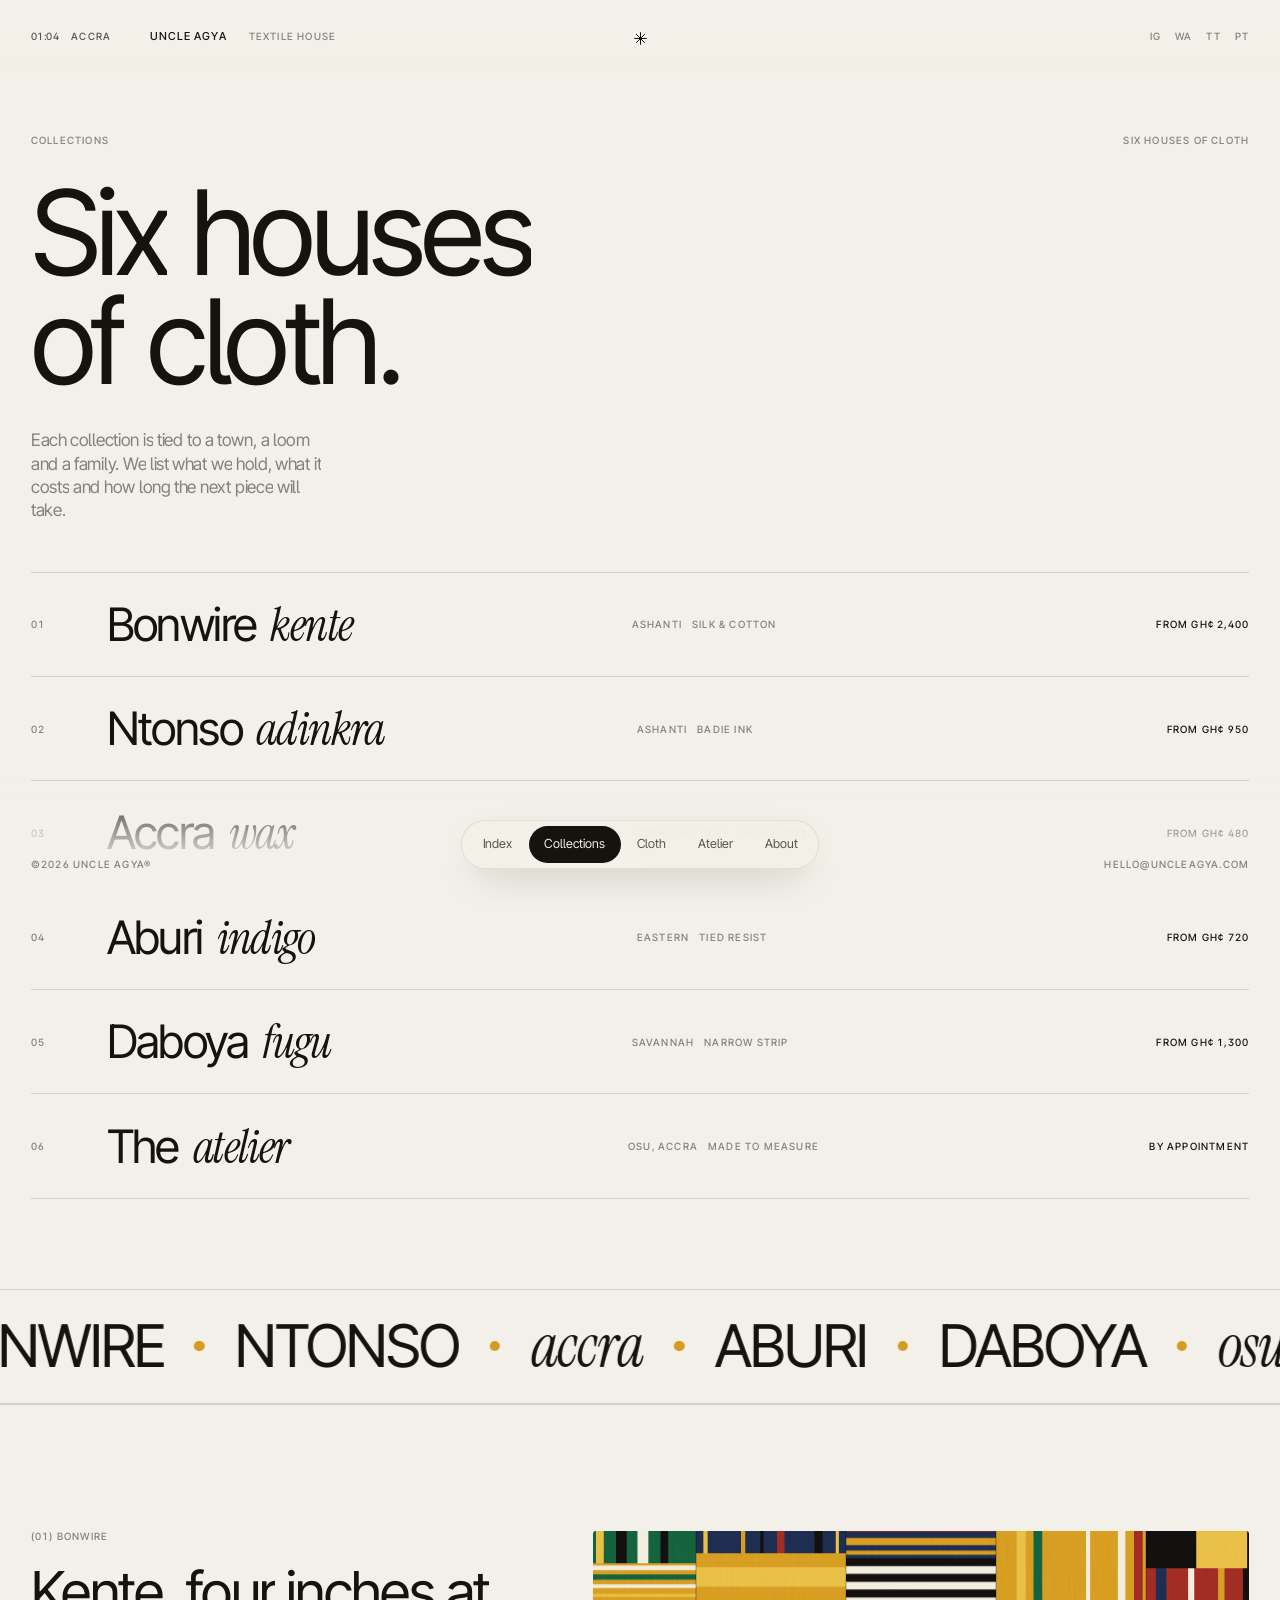
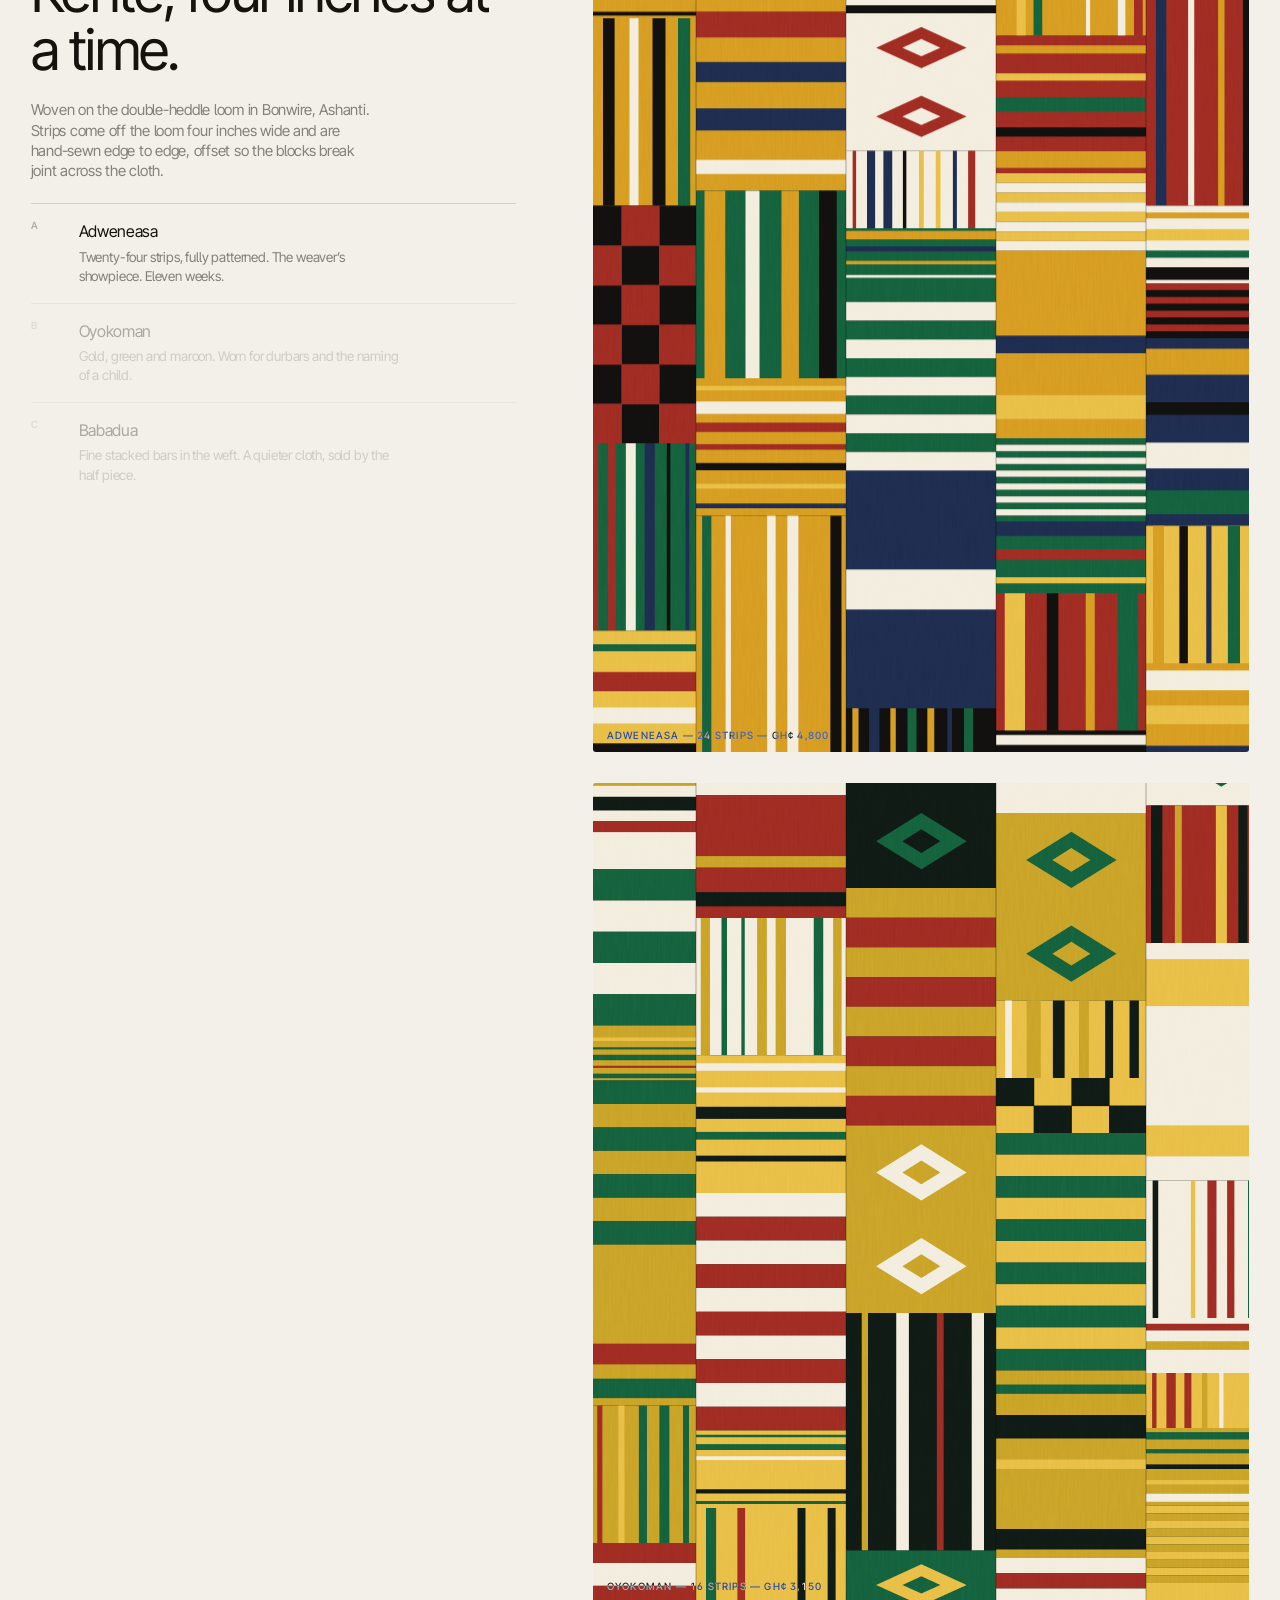
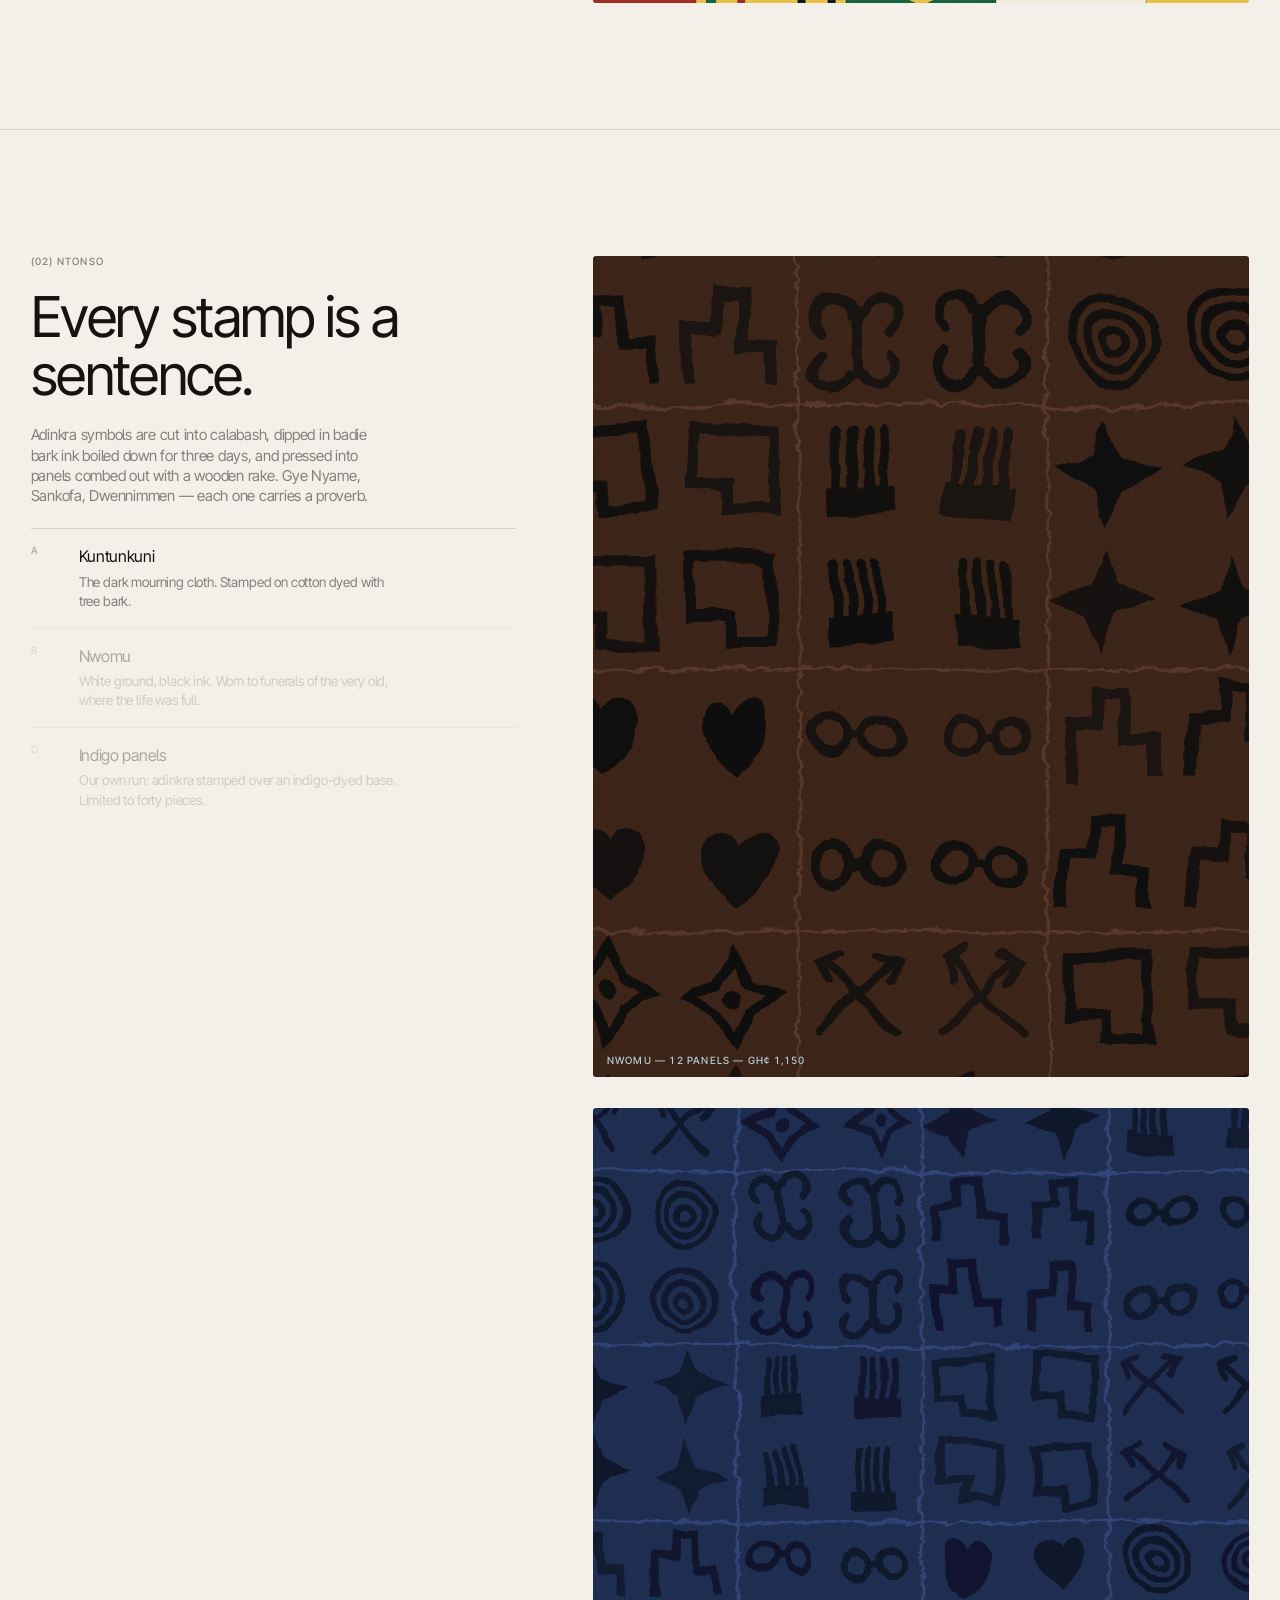
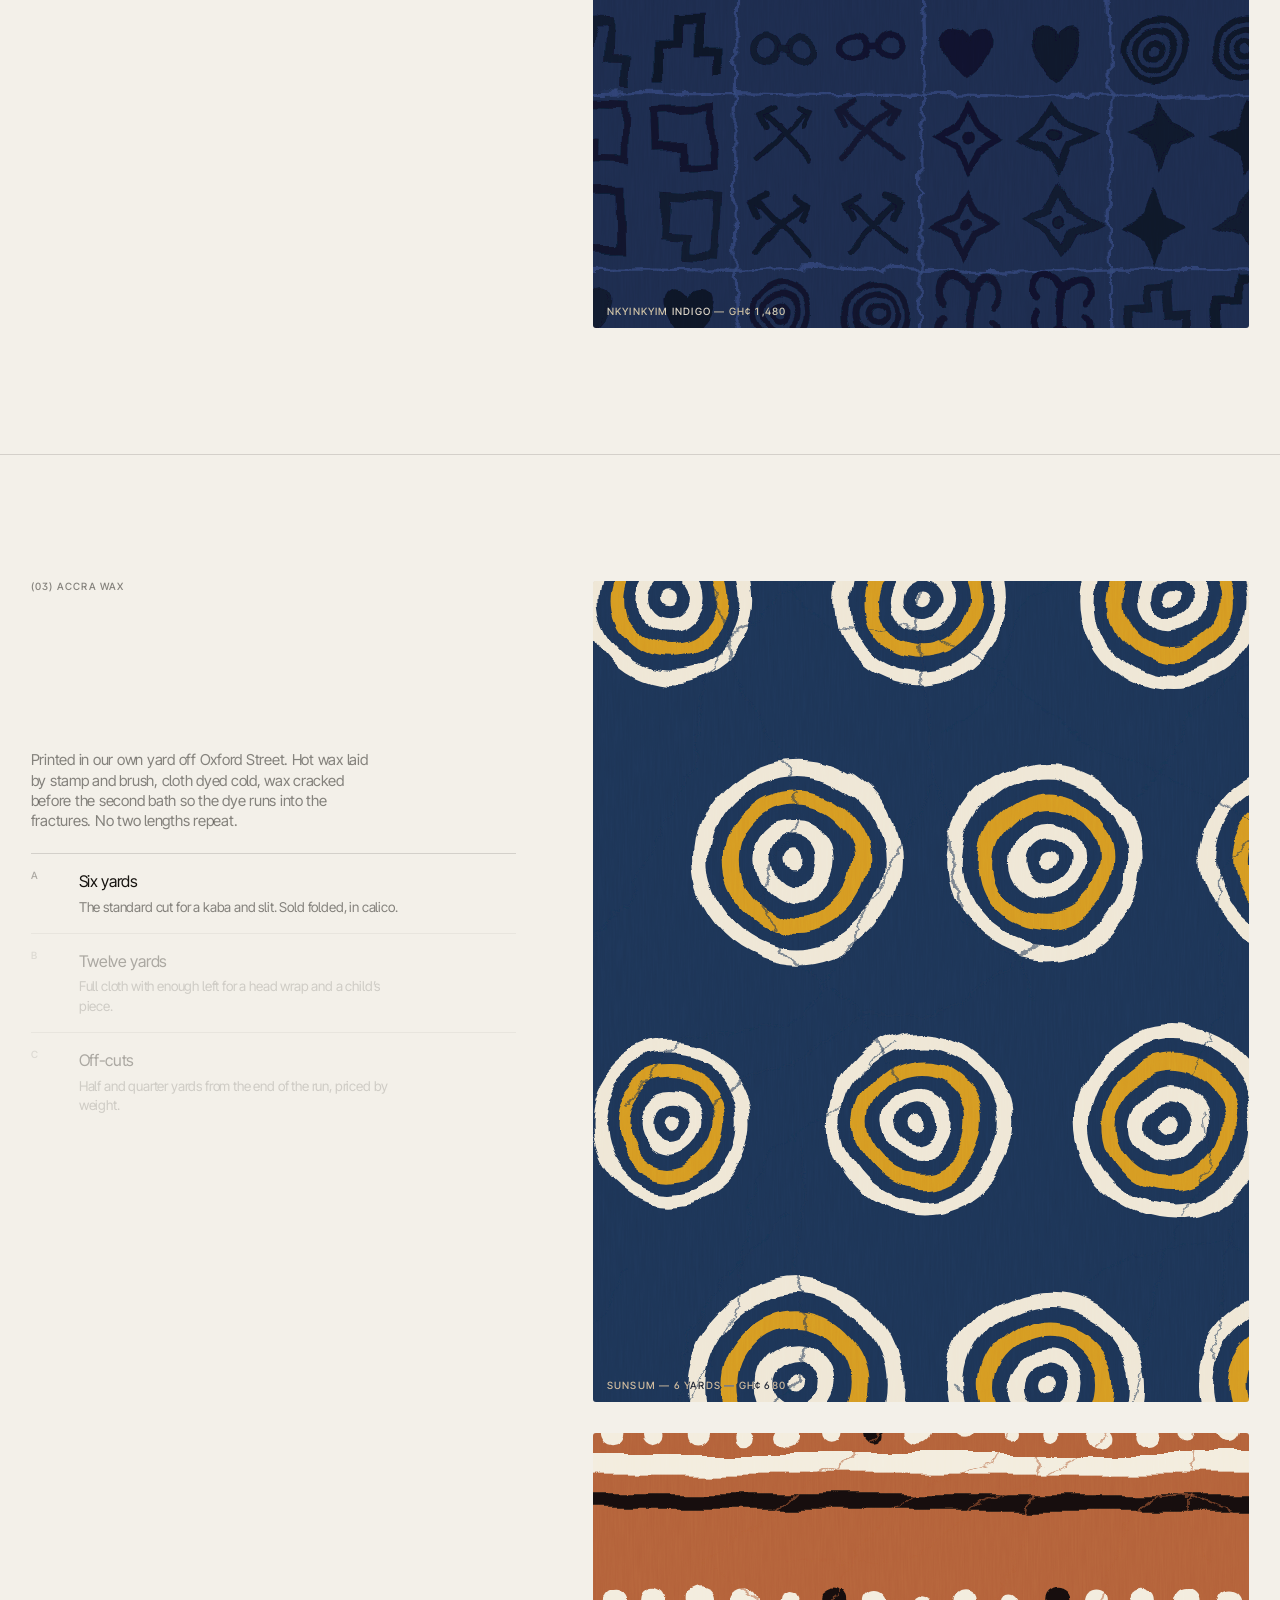
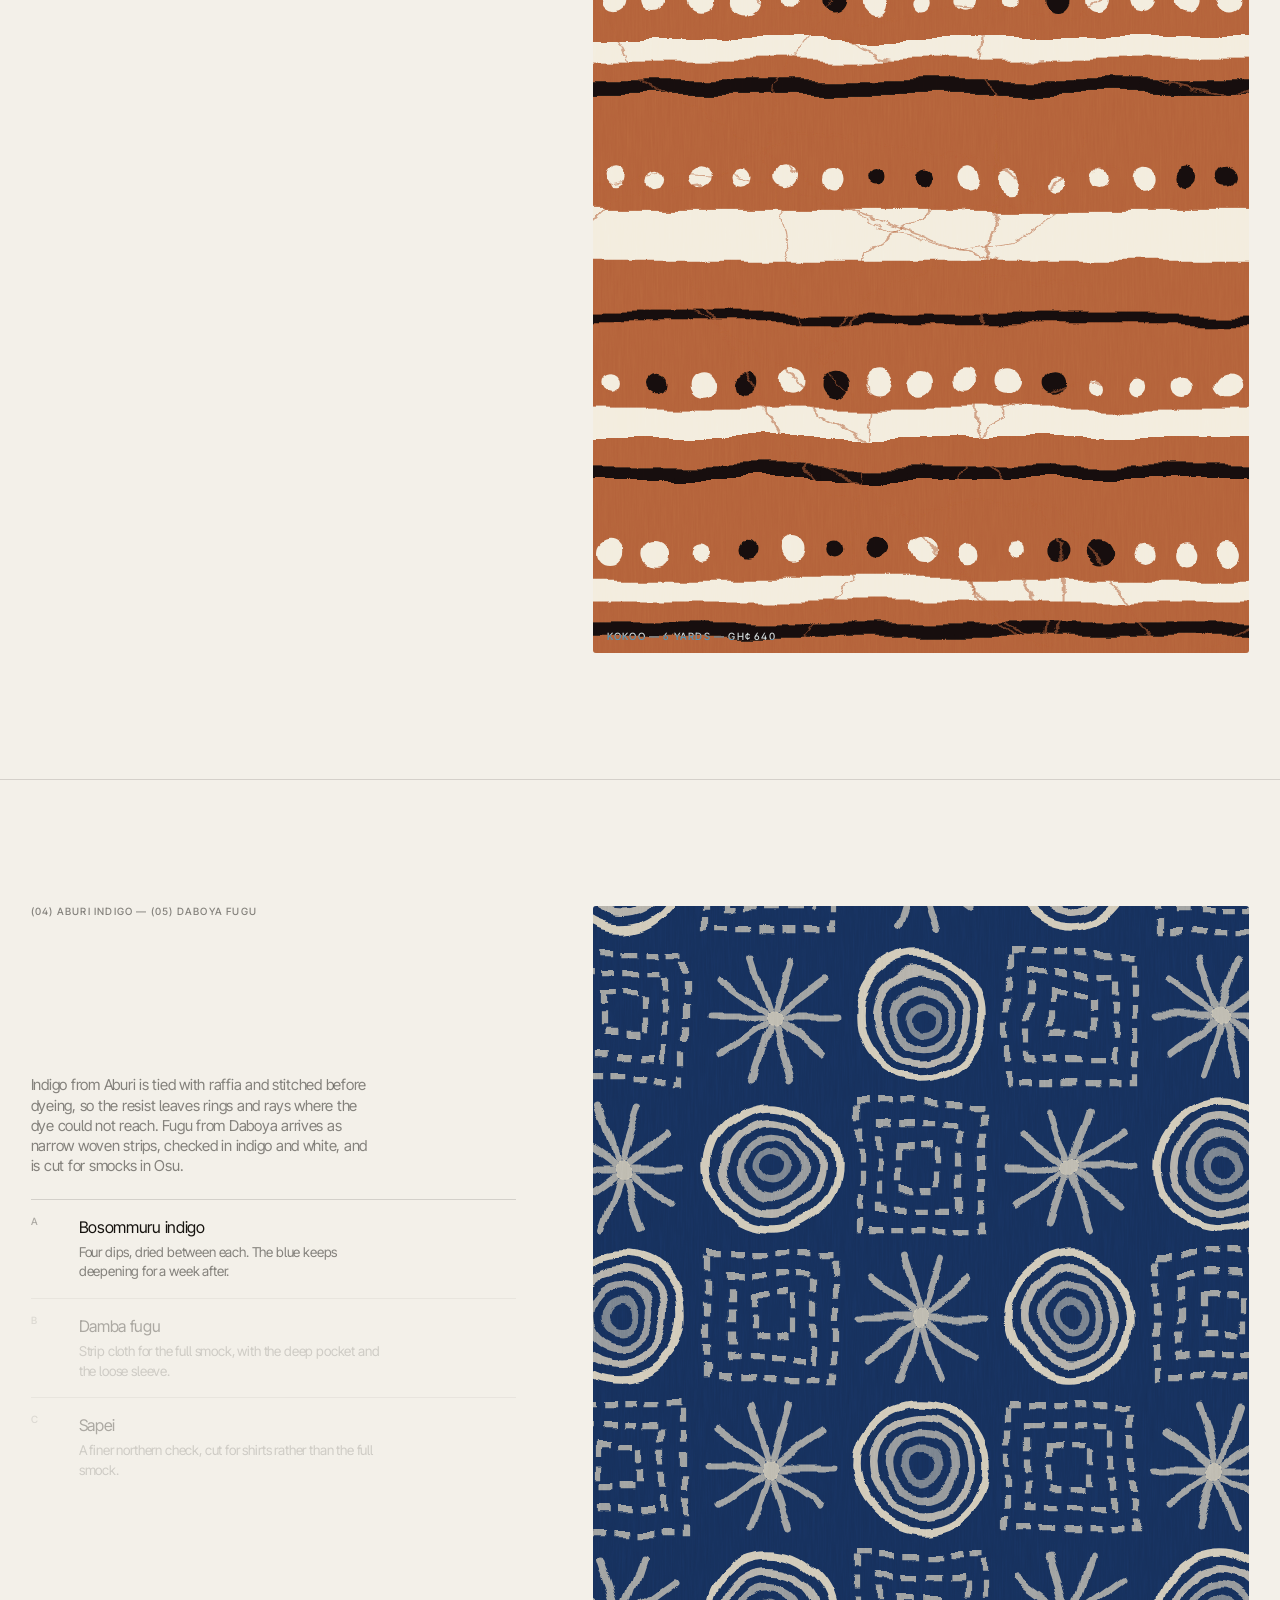
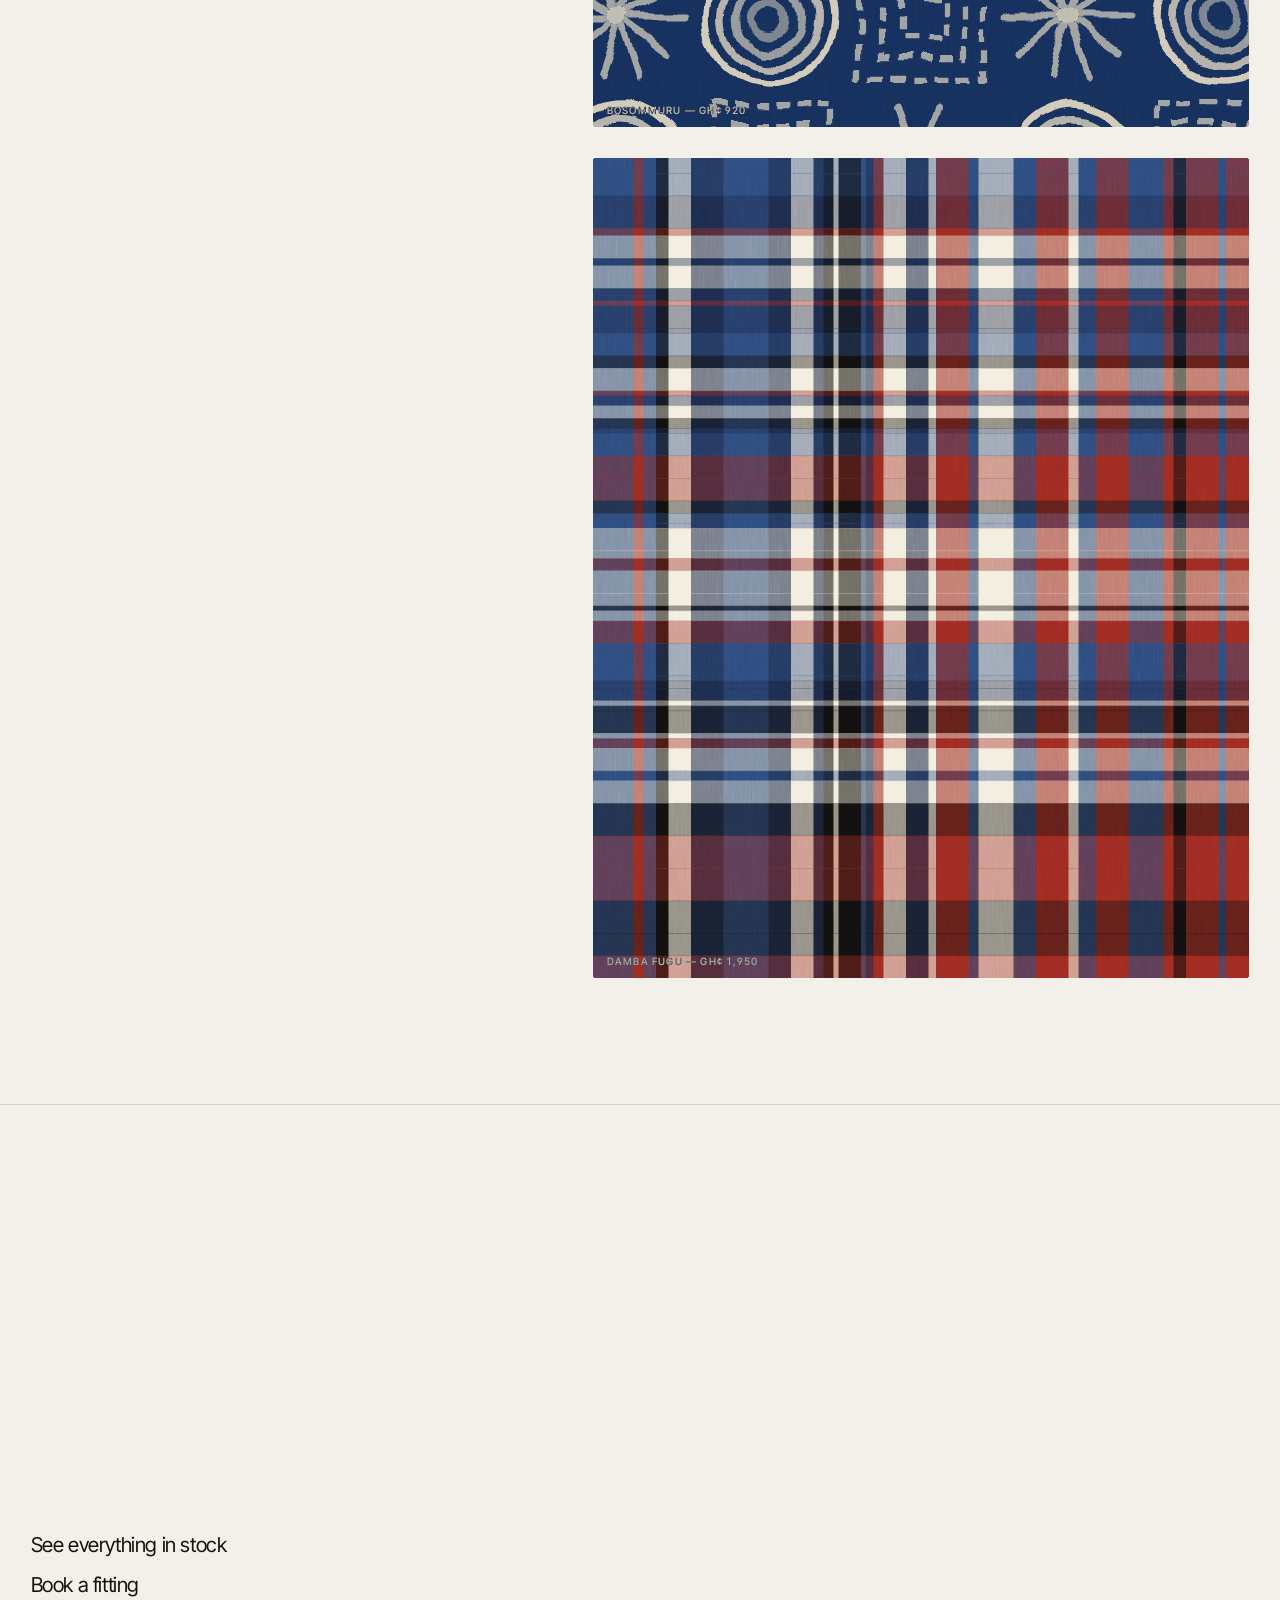
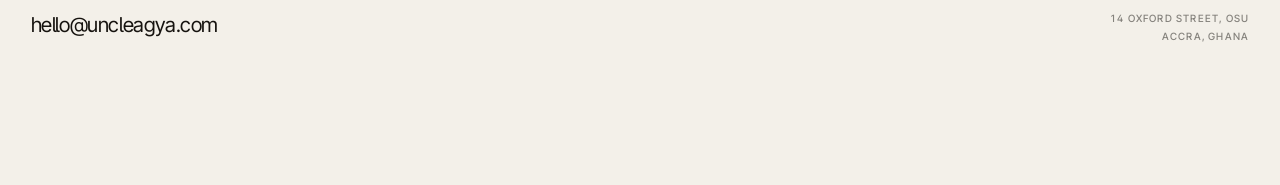
<file: collections.html>
<!doctype html>
<html lang="en" data-motion="off">
<head>
<script>
/* Resolve the motion level ONCE, before first paint, into <html data-motion>.
   CSS and JS both read that attribute and never the media query, so they can
   never disagree. On iOS prefers-reduced-motion is true for Low Power Mode as
   well as the accessibility toggle, which is why "calm" means less motion
   rather than none. ?motion=full|calm|off forces a level, so a device setting
   can be told apart from a bug on a handset you cannot inspect. */
(function () {
  var level = 'full';
  try {
    var forced = (location.search.match(/[?&]motion=(full|calm|off)/) || [])[1];
    if (forced) level = forced;
    else if (window.matchMedia &&
             window.matchMedia('(prefers-reduced-motion: reduce)').matches) level = 'calm';
  } catch (e) { /* keep 'full' */ }
  document.documentElement.setAttribute('data-motion', level);
})();
</script>
<meta charset="utf-8">
<meta name="viewport" content="width=device-width, initial-scale=1, viewport-fit=cover">
<title>Collections — Uncle Agya, Textile House Accra</title>
<meta name="description" content="Six houses of cloth: Bonwire kente, Ntonso adinkra, Accra wax, Aburi indigo, Daboya fugu and the Osu atelier.">
<meta name="theme-color" content="#F3F0E9">
<link rel="preconnect" href="https://fonts.googleapis.com">
<link rel="preconnect" href="https://fonts.gstatic.com" crossorigin>
<link href="https://fonts.googleapis.com/css2?family=Inter+Tight:wght@300;400;500&family=Instrument+Serif:ital@0;1&display=swap" rel="stylesheet">
<link rel="stylesheet" href="assets/css/main.css">
<link rel="stylesheet" href="assets/css/chrome.css">
<link rel="stylesheet" href="assets/css/sections.css">
<link rel="icon" href="data:image/svg+xml,%3Csvg xmlns='http://www.w3.org/2000/svg' viewBox='0 0 32 32'%3E%3Crect width='32' height='32' fill='%2312100E'/%3E%3Cpath d='M6 8h4v16H6zM13 8h2v16h-2zM18 8h3v16h-3zM24 8h2v16h-2z' fill='%23E9BE45'/%3E%3Cpath d='M4 14h24v2H4zM4 19h24v1.5H4z' fill='%239E2B22'/%3E%3C/svg%3E">
</head>
<body>

<div class="frame">
  <div class="frame-top">
    <div class="top-left">
      <div class="clock micro"><span class="t" data-clock>00:00</span><span class="city">ACCRA</span></div>
      <div class="brand-block micro">
        <a class="brand" href="index.html">UNCLE AGYA</a>
        <span class="brand-sub">TEXTILE HOUSE</span>
      </div>
    </div>
    <svg class="loom-mark" viewBox="0 0 24 24" fill="none" aria-hidden="true">
      <path d="M12 2v20M2 12h20M4.9 4.9l14.2 14.2M19.1 4.9L4.9 19.1" stroke="currentColor" stroke-width="1.6"/>
    </svg>
    <div class="socials micro">
      <a href="#" aria-label="Instagram"><span>IG<br>IG</span></a>
      <a href="#" aria-label="WhatsApp"><span>WA<br>WA</span></a>
      <a href="#" aria-label="TikTok"><span>TT<br>TT</span></a>
      <a href="#" aria-label="Pinterest"><span>PT<br>PT</span></a>
    </div>
  </div>
  <div></div>
  <div class="frame-bottom">
    <span class="copyright micro">&copy;2026 UNCLE AGYA&reg;</span>
    <nav class="capsule" aria-label="Primary">
      <span class="capsule-pill" aria-hidden="true"></span>
      <a href="index.html">Index</a>
      <a href="collections.html" aria-current="page">Collections</a>
      <a href="cloth.html">Cloth</a>
      <a href="atelier.html">Atelier</a>
      <a href="about.html">About</a>
    </nav>
    <a class="mailto micro" href="mailto:hello@uncleagya.com">HELLO@UNCLEAGYA.COM</a>
  </div>
</div>

<main>

  <header class="page-head wrap">
    <div class="row" style="display:flex;justify-content:space-between;color:var(--ink-50)">
      <span class="micro">COLLECTIONS</span>
      <span class="micro">SIX HOUSES OF CLOTH</span>
    </div>
    <h1 class="display" data-split="chars" data-split-group="ph" data-reveal-onload>Six houses<br>of cloth.</h1>
    <p class="lead dim" data-split="words" data-split-group="ph2" data-reveal-onload>
      Each collection is tied to a town, a loom and a family. We list what we hold, what it costs and how long the next piece will take.
    </p>
  </header>

  <div class="wrap">
    <div class="index-list">
      <a class="index-row" href="#bonwire" data-preview="kente" data-preview-seed="1201">
        <span class="micro dim">01</span>
        <span class="index-name">Bonwire <em>kente</em></span>
        <span class="index-tags micro dim"><span>ASHANTI</span><span>SILK &amp; COTTON</span></span>
        <span class="micro">FROM GH&cent; 2,400</span>
      </a>
      <a class="index-row" href="#ntonso" data-preview="adinkra" data-preview-seed="1302">
        <span class="micro dim">02</span>
        <span class="index-name">Ntonso <em>adinkra</em></span>
        <span class="index-tags micro dim"><span>ASHANTI</span><span>BADIE INK</span></span>
        <span class="micro">FROM GH&cent; 950</span>
      </a>
      <a class="index-row" href="#accra" data-preview="batik" data-preview-seed="1403">
        <span class="micro dim">03</span>
        <span class="index-name">Accra <em>wax</em></span>
        <span class="index-tags micro dim"><span>GREATER ACCRA</span><span>WAX RESIST</span></span>
        <span class="micro">FROM GH&cent; 480</span>
      </a>
      <a class="index-row" href="#aburi" data-preview="adire" data-preview-seed="1504">
        <span class="micro dim">04</span>
        <span class="index-name">Aburi <em>indigo</em></span>
        <span class="index-tags micro dim"><span>EASTERN</span><span>TIED RESIST</span></span>
        <span class="micro">FROM GH&cent; 720</span>
      </a>
      <a class="index-row" href="#daboya" data-preview="fugu" data-preview-seed="1605">
        <span class="micro dim">05</span>
        <span class="index-name">Daboya <em>fugu</em></span>
        <span class="index-tags micro dim"><span>SAVANNAH</span><span>NARROW STRIP</span></span>
        <span class="micro">FROM GH&cent; 1,300</span>
      </a>
      <a class="index-row" href="atelier.html" data-preview="adinkra-indigo" data-preview-seed="1706">
        <span class="micro dim">06</span>
        <span class="index-name">The <em>atelier</em></span>
        <span class="index-tags micro dim"><span>OSU, ACCRA</span><span>MADE TO MEASURE</span></span>
        <span class="micro">BY APPOINTMENT</span>
      </a>
    </div>
  </div>

  <div class="marquee" style="margin-top:clamp(70px,10vh,120px)">
    <div class="marquee-row" data-marquee data-marquee-speed="0.42">
      <span>BONWIRE <i class="dot"></i> NTONSO <i class="dot"></i> <em>accra</em> <i class="dot"></i> ABURI <i class="dot"></i> DABOYA <i class="dot"></i> <em>osu</em> <i class="dot"></i></span>
    </div>
  </div>

  <!-- ===================== 01 BONWIRE ===================== -->
  <section class="craft wrap" id="bonwire">
    <div>
      <div class="craft-inner">
        <span class="micro dim">(01) BONWIRE</span>
        <h2 class="headline" data-split="words" data-split-group="c1" data-reveal>Kente, four inches at a time.</h2>
        <p class="lead dim" style="font-size:15px;max-width:38ch">
          Woven on the double-heddle loom in Bonwire, Ashanti. Strips come off the loom four inches wide and are hand-sewn edge to edge, offset so the blocks break joint across the cloth.
        </p>
        <div class="step-list" data-steps>
          <div class="step is-active"><span class="micro num">A</span><div><h4>Adweneasa</h4><p>Twenty-four strips, fully patterned. The weaver&rsquo;s showpiece. Eleven weeks.</p></div></div>
          <div class="step"><span class="micro num">B</span><div><h4>Oyokoman</h4><p>Gold, green and maroon. Worn for durbars and the naming of a child.</p></div></div>
          <div class="step"><span class="micro num">C</span><div><h4>Babadua</h4><p>Fine stacked bars in the weft. A quieter cloth, sold by the half piece.</p></div></div>
        </div>
      </div>
    </div>
    <div class="craft-stack">
      <figure class="craft-shot" data-reveal>
        <div class="swatch" data-cloth="kente" data-seed="1201" data-parallax="0.1"></div>
        <figcaption class="micro">ADWENEASA &mdash; 24 STRIPS &mdash; GH&cent; 4,800</figcaption>
      </figure>
      <figure class="craft-shot" data-reveal>
        <div class="swatch" data-cloth="kente-royal" data-seed="222" data-parallax="0.14"></div>
        <figcaption class="micro">OYOKOMAN &mdash; 16 STRIPS &mdash; GH&cent; 3,150</figcaption>
      </figure>
    </div>
  </section>

  <!-- ===================== 02 NTONSO ===================== -->
  <section class="craft wrap" id="ntonso">
    <div>
      <div class="craft-inner">
        <span class="micro dim">(02) NTONSO</span>
        <h2 class="headline" data-split="words" data-split-group="c2" data-reveal>Every stamp is a sentence.</h2>
        <p class="lead dim" style="font-size:15px;max-width:38ch">
          Adinkra symbols are cut into calabash, dipped in badie bark ink boiled down for three days, and pressed into panels combed out with a wooden rake. Gye Nyame, Sankofa, Dwennimmen — each one carries a proverb.
        </p>
        <div class="step-list" data-steps>
          <div class="step is-active"><span class="micro num">A</span><div><h4>Kuntunkuni</h4><p>The dark mourning cloth. Stamped on cotton dyed with tree bark.</p></div></div>
          <div class="step"><span class="micro num">B</span><div><h4>Nwomu</h4><p>White ground, black ink. Worn to funerals of the very old, where the life was full.</p></div></div>
          <div class="step"><span class="micro num">C</span><div><h4>Indigo panels</h4><p>Our own run: adinkra stamped over an indigo-dyed base. Limited to forty pieces.</p></div></div>
        </div>
      </div>
    </div>
    <div class="craft-stack">
      <figure class="craft-shot" data-reveal>
        <div class="swatch" data-cloth="adinkra" data-seed="1302" data-parallax="0.12"></div>
        <figcaption class="micro">NWOMU &mdash; 12 PANELS &mdash; GH&cent; 1,150</figcaption>
      </figure>
      <figure class="craft-shot" data-reveal>
        <div class="swatch" data-cloth="adinkra-indigo" data-seed="909" data-parallax="0.08"></div>
        <figcaption class="micro">NKYINKYIM INDIGO &mdash; GH&cent; 1,480</figcaption>
      </figure>
    </div>
  </section>

  <!-- ===================== 03 ACCRA ===================== -->
  <section class="craft wrap" id="accra">
    <div>
      <div class="craft-inner">
        <span class="micro dim">(03) ACCRA WAX</span>
        <h2 class="headline" data-split="words" data-split-group="c3" data-reveal>Wax, then the crackle.</h2>
        <p class="lead dim" style="font-size:15px;max-width:38ch">
          Printed in our own yard off Oxford Street. Hot wax laid by stamp and brush, cloth dyed cold, wax cracked before the second bath so the dye runs into the fractures. No two lengths repeat.
        </p>
        <div class="step-list" data-steps>
          <div class="step is-active"><span class="micro num">A</span><div><h4>Six yards</h4><p>The standard cut for a kaba and slit. Sold folded, in calico.</p></div></div>
          <div class="step"><span class="micro num">B</span><div><h4>Twelve yards</h4><p>Full cloth with enough left for a head wrap and a child&rsquo;s piece.</p></div></div>
          <div class="step"><span class="micro num">C</span><div><h4>Off-cuts</h4><p>Half and quarter yards from the end of the run, priced by weight.</p></div></div>
        </div>
      </div>
    </div>
    <div class="craft-stack">
      <figure class="craft-shot" data-reveal>
        <div class="swatch" data-cloth="batik" data-seed="1403" data-parallax="0.11"></div>
        <figcaption class="micro">SUNSUM &mdash; 6 YARDS &mdash; GH&cent; 680</figcaption>
      </figure>
      <figure class="craft-shot" data-reveal>
        <div class="swatch" data-cloth="batik-clay" data-seed="111" data-parallax="0.15"></div>
        <figcaption class="micro">KOKOO &mdash; 6 YARDS &mdash; GH&cent; 640</figcaption>
      </figure>
    </div>
  </section>

  <!-- ===================== 04 ABURI + 05 DABOYA ===================== -->
  <section class="craft wrap" id="aburi">
    <div>
      <div class="craft-inner">
        <span class="micro dim">(04) ABURI INDIGO &mdash; (05) DABOYA FUGU</span>
        <h2 class="headline" data-split="words" data-split-group="c4" data-reveal>Tied, stitched, sunk in the vat.</h2>
        <p class="lead dim" style="font-size:15px;max-width:38ch">
          Indigo from Aburi is tied with raffia and stitched before dyeing, so the resist leaves rings and rays where the dye could not reach. Fugu from Daboya arrives as narrow woven strips, checked in indigo and white, and is cut for smocks in Osu.
        </p>
        <div class="step-list" data-steps>
          <div class="step is-active"><span class="micro num">A</span><div><h4>Bosommuru indigo</h4><p>Four dips, dried between each. The blue keeps deepening for a week after.</p></div></div>
          <div class="step"><span class="micro num">B</span><div><h4>Damba fugu</h4><p>Strip cloth for the full smock, with the deep pocket and the loose sleeve.</p></div></div>
          <div class="step"><span class="micro num">C</span><div><h4>Sapei</h4><p>A finer northern check, cut for shirts rather than the full smock.</p></div></div>
        </div>
      </div>
    </div>
    <div class="craft-stack" id="daboya">
      <figure class="craft-shot" data-reveal>
        <div class="swatch" data-cloth="adire" data-seed="1504" data-parallax="0.1"></div>
        <figcaption class="micro">BOSOMMURU &mdash; GH&cent; 920</figcaption>
      </figure>
      <figure class="craft-shot" data-reveal>
        <div class="swatch" data-cloth="fugu" data-seed="1605" data-parallax="0.13"></div>
        <figcaption class="micro">DAMBA FUGU &mdash; GH&cent; 1,950</figcaption>
      </figure>
    </div>
  </section>

  <section class="cta wrap">
    <h2 class="display" data-split="chars" data-split-group="cta" data-reveal>Hold it<br>in your hands.</h2>
    <div class="cta-row">
      <div class="cta-links">
        <a class="link-rule" href="cloth.html">See everything in stock</a>
        <a class="link-rule" href="atelier.html">Book a fitting</a>
        <a class="link-rule" href="mailto:hello@uncleagya.com">hello@uncleagya.com</a>
      </div>
      <div class="cta-links micro dim" style="text-align:right;justify-items:end">
        <span>14 OXFORD STREET, OSU</span>
        <span>ACCRA, GHANA</span>
      </div>
    </div>
  </section>

</main>

<script src="assets/js/cloth.js"></script>
<script src="assets/js/motion.js"></script>
<script src="assets/js/ribbon.js"></script>
<script src="assets/js/site.js"></script>
</body>
</html>
</file>
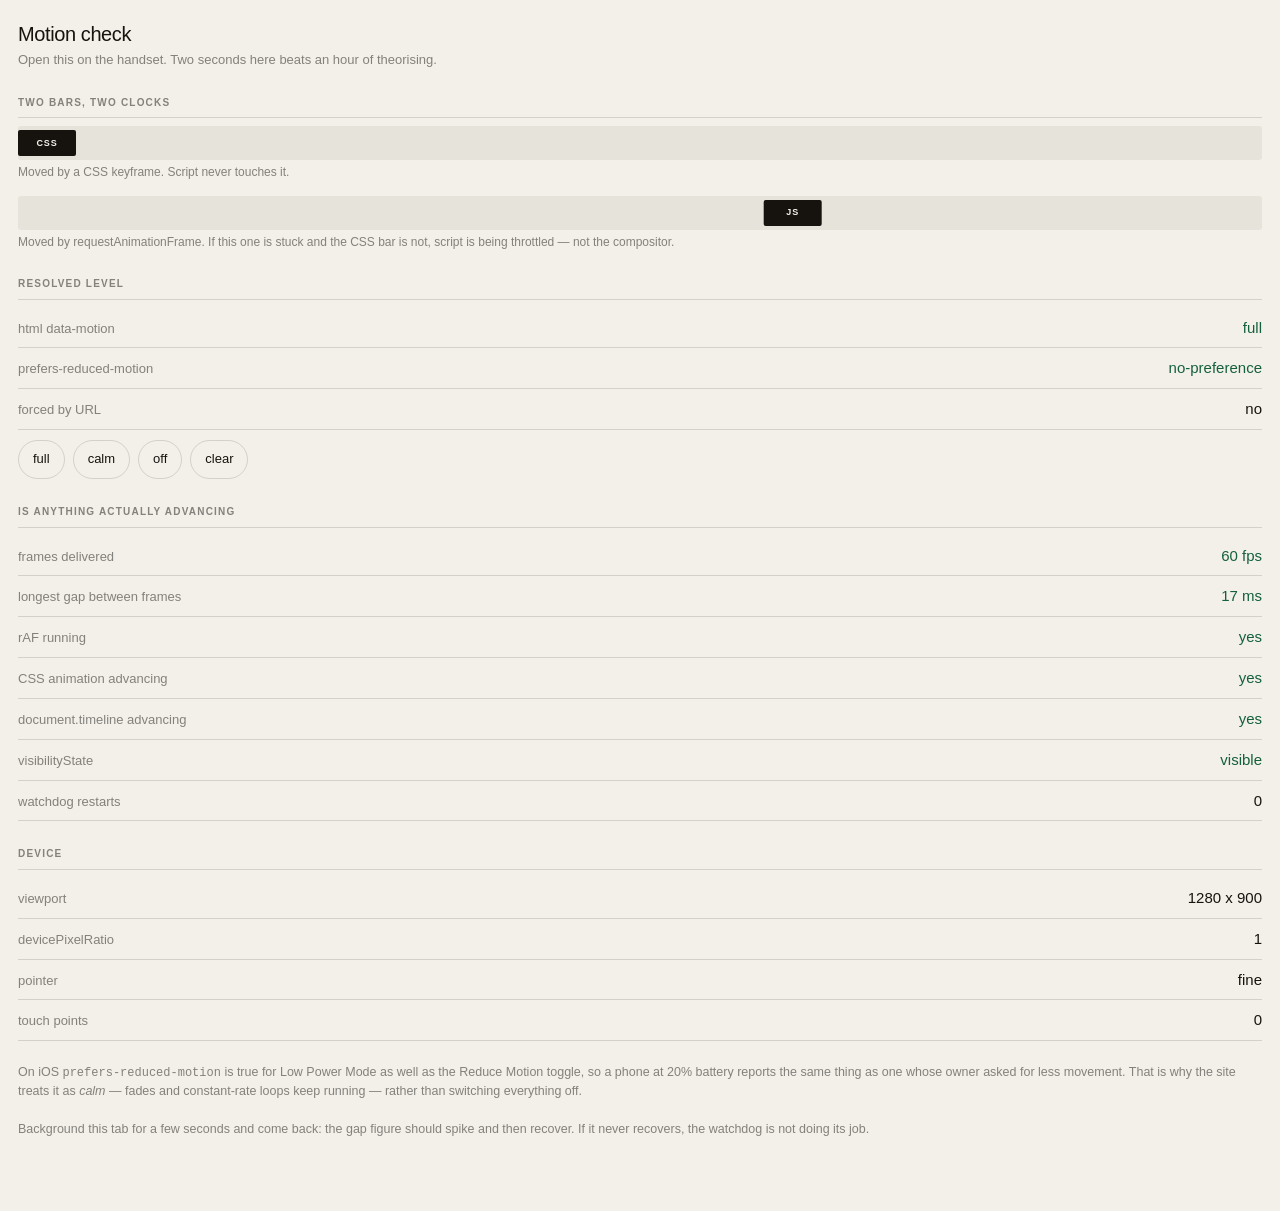
<file: motion-check.html>
<!doctype html>
<html lang="en" data-motion="off">
<head>
<meta charset="utf-8">
<script>
/* Same resolution the site uses, so this page reports the level the site
   would actually pick on this device. */
(function () {
  var level = 'full';
  try {
    var forced = (location.search.match(/[?&]motion=(full|calm|off)/) || [])[1];
    if (forced) level = forced;
    else if (window.matchMedia &&
             window.matchMedia('(prefers-reduced-motion: reduce)').matches) level = 'calm';
  } catch (e) { /* keep 'full' */ }
  document.documentElement.setAttribute('data-motion', level);
})();
</script>
<meta name="viewport" content="width=device-width, initial-scale=1, viewport-fit=cover">
<title>Motion check — Uncle Agya</title>
<meta name="robots" content="noindex">
<style>
  :root {
    --paper: #F3F0E9; --ink: #16130F; --dim: rgba(22,19,15,.5);
    --line: rgba(22,19,15,.14); --good: #14603C; --bad: #9E2B22; --warn: #B4623A;
  }
  * { box-sizing: border-box; }
  body {
    margin: 0; padding: 20px 18px 60px;
    background: var(--paper); color: var(--ink);
    font: 15px/1.45 -apple-system, BlinkMacSystemFont, "Segoe UI", Helvetica, Arial, sans-serif;
    -webkit-text-size-adjust: 100%;
  }
  h1 { font-size: 20px; font-weight: 500; margin: 0 0 2px; letter-spacing: -.02em; }
  .sub { color: var(--dim); font-size: 13px; margin-bottom: 22px; }
  h2 {
    font-size: 10px; font-weight: 600; letter-spacing: .12em; text-transform: uppercase;
    color: var(--dim); margin: 26px 0 8px; padding-bottom: 7px; border-bottom: 1px solid var(--line);
  }
  .row {
    display: flex; justify-content: space-between; align-items: baseline; gap: 14px;
    padding: 9px 0; border-bottom: 1px solid var(--line);
  }
  .row .k { color: var(--dim); font-size: 13px; }
  .row .v { font-weight: 500; text-align: right; font-variant-numeric: tabular-nums; }
  .good { color: var(--good); }
  .bad  { color: var(--bad); }
  .warn { color: var(--warn); }

  .track {
    position: relative; height: 34px; margin: 8px 0 4px;
    background: rgba(22,19,15,.06); border-radius: 3px; overflow: hidden;
  }
  .track b {
    position: absolute; top: 4px; left: 0; width: 58px; height: 26px;
    border-radius: 2px; background: var(--ink);
    display: flex; align-items: center; justify-content: center;
    color: var(--paper); font-size: 9px; letter-spacing: .1em; font-weight: 600;
  }
  /* moved by CSS only — never touched by script */
  .track.css b { animation: slide 2.2s linear infinite alternate; }
  @keyframes slide { from { transform: translateX(0); } to { transform: translateX(calc(100vw - 94px)); } }
  .caption { font-size: 12px; color: var(--dim); margin-bottom: 14px; }

  .levels { display: flex; flex-wrap: wrap; gap: 8px; margin-top: 10px; }
  .levels a {
    padding: 9px 14px; border: 1px solid var(--line); border-radius: 999px;
    color: var(--ink); text-decoration: none; font-size: 13px;
  }
  .levels a.on { background: var(--ink); color: var(--paper); border-color: var(--ink); }
  .note { font-size: 12.5px; color: var(--dim); margin-top: 22px; line-height: 1.5; }
  code { font-family: ui-monospace, SFMono-Regular, Menlo, monospace; font-size: 12px; }
</style>
</head>
<body>

<h1>Motion check</h1>
<div class="sub">Open this on the handset. Two seconds here beats an hour of theorising.</div>

<h2>Two bars, two clocks</h2>
<div class="track css"><b>CSS</b></div>
<div class="caption">Moved by a CSS keyframe. Script never touches it.</div>
<div class="track js"><b id="jsbar">JS</b></div>
<div class="caption">Moved by requestAnimationFrame. If this one is stuck and the CSS bar is not, script is being throttled — not the compositor.</div>

<h2>Resolved level</h2>
<div class="row"><span class="k">html data-motion</span><span class="v" id="level">—</span></div>
<div class="row"><span class="k">prefers-reduced-motion</span><span class="v" id="prm">—</span></div>
<div class="row"><span class="k">forced by URL</span><span class="v" id="forced">—</span></div>
<div class="levels">
  <a href="?motion=full">full</a>
  <a href="?motion=calm">calm</a>
  <a href="?motion=off">off</a>
  <a href="./motion-check.html">clear</a>
</div>

<h2>Is anything actually advancing</h2>
<div class="row"><span class="k">frames delivered</span><span class="v" id="fps">—</span></div>
<div class="row"><span class="k">longest gap between frames</span><span class="v" id="gap">—</span></div>
<div class="row"><span class="k">rAF running</span><span class="v" id="raf">—</span></div>
<div class="row"><span class="k">CSS animation advancing</span><span class="v" id="cssadv">—</span></div>
<div class="row"><span class="k">document.timeline advancing</span><span class="v" id="timeline">—</span></div>
<div class="row"><span class="k">visibilityState</span><span class="v" id="vis">—</span></div>
<div class="row"><span class="k">watchdog restarts</span><span class="v" id="restarts">0</span></div>

<h2>Device</h2>
<div class="row"><span class="k">viewport</span><span class="v" id="vp">—</span></div>
<div class="row"><span class="k">devicePixelRatio</span><span class="v" id="dpr">—</span></div>
<div class="row"><span class="k">pointer</span><span class="v" id="ptr">—</span></div>
<div class="row"><span class="k">touch points</span><span class="v" id="touch">—</span></div>

<p class="note">
  On iOS <code>prefers-reduced-motion</code> is true for Low Power Mode as well as the
  Reduce&nbsp;Motion toggle, so a phone at 20% battery reports the same thing as one whose
  owner asked for less movement. That is why the site treats it as <em>calm</em> — fades and
  constant-rate loops keep running — rather than switching everything off.
  <br><br>
  Background this tab for a few seconds and come back: the gap figure should spike and then
  recover. If it never recovers, the watchdog is not doing its job.
</p>

<script>
(function () {
  'use strict';
  var $ = function (id) { return document.getElementById(id); };
  var set = function (id, text, cls) {
    var el = $(id); el.textContent = text;
    el.className = 'v' + (cls ? ' ' + cls : '');
  };

  /* --- resolved level ------------------------------------------------- */
  var level = document.documentElement.getAttribute('data-motion');
  set('level', level, level === 'off' ? 'bad' : level === 'calm' ? 'warn' : 'good');

  var prm = window.matchMedia && window.matchMedia('(prefers-reduced-motion: reduce)').matches;
  set('prm', prm ? 'reduce' : 'no-preference', prm ? 'warn' : 'good');

  var forced = (location.search.match(/[?&]motion=(full|calm|off)/) || [])[1];
  set('forced', forced || 'no', forced ? 'warn' : '');

  [].forEach.call(document.querySelectorAll('.levels a'), function (a) {
    if (forced && a.getAttribute('href').indexOf(forced) > -1) a.className = 'on';
  });

  /* --- device --------------------------------------------------------- */
  set('vp', innerWidth + ' x ' + innerHeight);
  set('dpr', String(devicePixelRatio || 1));
  set('ptr', matchMedia('(pointer: coarse)').matches ? 'coarse' : 'fine');
  set('touch', String(navigator.maxTouchPoints || 0));

  /* --- the JS bar and the frame clock --------------------------------- */
  var bar = $('jsbar');
  var x = 0, dir = 1;
  var frames = 0, windowStart = 0, last = 0, worstGap = 0, restarts = 0;
  var rafId = 0, lastBeat = performance.now();

  function frame(now) {
    rafId = requestAnimationFrame(frame);
    lastBeat = now;

    var dt = now - last;
    if (!last || dt < 0 || dt > 100) dt = 16.7;      // clamp, same as the site
    else if (dt > worstGap) worstGap = dt;
    last = now;

    // travel in pixels per second, not per frame
    var span = Math.max(0, innerWidth - 94);
    x += dir * (span / 2.2) * (dt / 1000);
    if (x >= span) { x = span; dir = -1; }
    if (x <= 0) { x = 0; dir = 1; }
    bar.style.transform = 'translateX(' + x.toFixed(1) + 'px)';

    frames++;
    if (!windowStart) windowStart = now;
    if (now - windowStart >= 500) {
      var fps = Math.round(frames * 1000 / (now - windowStart));
      set('fps', fps + ' fps', fps >= 50 ? 'good' : fps >= 25 ? 'warn' : 'bad');
      set('gap', Math.round(worstGap) + ' ms', worstGap < 40 ? 'good' : worstGap < 200 ? 'warn' : 'bad');
      frames = 0; windowStart = now; worstGap = 0;
      set('raf', 'yes', 'good');
      set('vis', document.visibilityState, document.visibilityState === 'visible' ? 'good' : 'warn');
    }
  }
  requestAnimationFrame(frame);

  /* --- watchdog, the same one the site runs ---------------------------- */
  setInterval(function () {
    if (performance.now() - lastBeat > 1200) {
      set('raf', 'stalled — restarting', 'bad');
      cancelAnimationFrame(rafId);
      last = 0;
      lastBeat = performance.now();
      restarts++;
      set('restarts', String(restarts), restarts ? 'warn' : '');
      rafId = requestAnimationFrame(frame);
    }
  }, 1000);

  /* --- do the OTHER clocks advance? ------------------------------------ */
  var cssBar = document.querySelector('.track.css b');
  function sampleCss() {
    return getComputedStyle(cssBar).transform;
  }
  var css0 = sampleCss();
  var t0 = document.timeline ? document.timeline.currentTime : null;

  setTimeout(function () {
    var moved = sampleCss() !== css0;
    set('cssadv', moved ? 'yes' : 'no', moved ? 'good' : 'bad');

    if (t0 === null || !document.timeline) {
      set('timeline', 'unsupported', 'warn');
    } else {
      var advanced = document.timeline.currentTime > t0;
      set('timeline', advanced ? 'yes' : 'no', advanced ? 'good' : 'bad');
    }
  }, 700);

  addEventListener('resize', function () { set('vp', innerWidth + ' x ' + innerHeight); });
  document.addEventListener('visibilitychange', function () {
    set('vis', document.visibilityState, document.visibilityState === 'visible' ? 'good' : 'warn');
  });
})();
</script>
</body>
</html>
</file>
<file: assets/css/main.css>
/* ==========================================================================
   UNCLE AGYA — TEXTILE HOUSE, ACCRA
   Design system: editorial grotesque, raw-calico ground, kente accent.
   ========================================================================== */

/* --- 1. Tokens ---------------------------------------------------------- */

:root {
  /* Ground + ink */
  --paper:      #F3F0E9;   /* unbleached calico */
  --paper-warm: #EDE8DE;
  --paper-deep: #E4DED1;
  --ink:        #16130F;
  --ink-70:     rgba(22, 19, 15, .70);
  --ink-50:     rgba(22, 19, 15, .50);
  --ink-32:     rgba(22, 19, 15, .32);
  --ink-14:     rgba(22, 19, 15, .14);
  --ink-08:     rgba(22, 19, 15, .08);
  --night:      #0E0C0A;

  /* Cloth palette */
  --gold:   #D69B21;
  --maize:  #E9BE45;
  --blood:  #9E2B22;
  --forest: #14603C;
  --indigo: #1D2C4E;
  --clay:   #B4623A;

  /* Type */
  --sans: "Inter Tight", "Inter", -apple-system, BlinkMacSystemFont, "Segoe UI", Helvetica, Arial, sans-serif;
  --serif: "Instrument Serif", "Times New Roman", serif;

  --t-micro: 10px;
  --t-label: 11px;
  --t-body:  15px;
  --t-lead:  clamp(17px, 1.35vw, 21px);

  /* Rhythm */
  --gutter: clamp(18px, 2.4vw, 34px);
  --rule: 1px solid var(--ink-14);

  /* Motion.
     Kept near linear on purpose. A steep curve (expo, or pow(t,2.6)) holds an
     element almost still for most of its duration and then whips it, which
     reads as broken rather than eased. */
  --expo:  cubic-bezier(.25, .7, .35, 1);
  --swift: cubic-bezier(.45, .15, .35, 1);
  --soft:  cubic-bezier(.33, .8, .45, 1);
}

/* --- 2. Reset ----------------------------------------------------------- */

*, *::before, *::after { box-sizing: border-box; }

html {
  -webkit-text-size-adjust: 100%;
  scroll-behavior: auto;
}

body {
  margin: 0;
  background: var(--paper);
  color: var(--ink);
  font-family: var(--sans);
  font-size: var(--t-body);
  font-weight: 400;
  line-height: 1.45;
  letter-spacing: -.011em;
  -webkit-font-smoothing: antialiased;
  -moz-osx-font-smoothing: grayscale;
  overflow-x: hidden;
  font-feature-settings: "ss01", "cv05";
}

h1, h2, h3, h4, p, figure, ul, ol { margin: 0; padding: 0; }
ul, ol { list-style: none; }
img { display: block; max-width: 100%; }
button { font: inherit; color: inherit; background: none; border: 0; cursor: pointer; }

a {
  color: inherit;
  text-decoration: none;
  -webkit-tap-highlight-color: transparent;
}

::selection { background: var(--maize); color: var(--night); }

/* --- 3. Type primitives -------------------------------------------------- */

.label {
  font-size: var(--t-label);
  font-weight: 500;
  letter-spacing: .09em;
  text-transform: uppercase;
  line-height: 1;
}

.micro {
  font-size: var(--t-micro);
  font-weight: 500;
  letter-spacing: .12em;
  text-transform: uppercase;
  line-height: 1;
  font-variant-numeric: tabular-nums;
}

.serif-it {
  font-family: var(--serif);
  font-style: italic;
  font-weight: 400;
  letter-spacing: -.01em;
}

.display {
  font-weight: 400;
  letter-spacing: -.038em;
  line-height: .92;
  font-size: clamp(46px, 9.2vw, 158px);
}

.headline {
  font-weight: 400;
  letter-spacing: -.03em;
  line-height: 1.02;
  font-size: clamp(30px, 4.4vw, 68px);
}

.lead {
  font-size: var(--t-lead);
  line-height: 1.35;
  letter-spacing: -.017em;
  max-width: 30ch;
}

.dim { color: var(--ink-50); }

/* Link with a rule that wipes in from the left */
.link-rule {
  position: relative;
  display: inline-block;
  padding-bottom: 2px;
}
.link-rule::after {
  content: "";
  position: absolute;
  left: 0; bottom: 0;
  width: 100%; height: 1px;
  background: currentColor;
  transform: scaleX(0);
  transform-origin: right center;
  transition: transform .55s var(--expo);
}
.link-rule:hover::after { transform: scaleX(1); transform-origin: left center; }

/* --- 4. Split-text masks (letters + words) ------------------------------- */

.split-line {
  display: block;
  overflow: hidden;
  padding-bottom: .06em;   /* keeps descenders off the mask edge */
  margin-bottom: -.06em;
}

.split-char,
.split-word {
  display: inline-block;
  will-change: transform, opacity;
  transform: translate3d(0, 108%, 0) rotate(2.5deg);
  opacity: 0;
  transition:
    transform .72s var(--expo),
    opacity   .5s  var(--soft);
  transition-delay: var(--d, 0ms);
}

.split-word { white-space: pre; }

.is-revealed .split-char,
.is-revealed .split-word {
  transform: translate3d(0, 0, 0) rotate(0deg);
  opacity: 1;
}

/* Simple block reveal for non-text elements */
.rise {
  opacity: 0;
  transform: translate3d(0, 26px, 0);
  transition: opacity .6s var(--soft), transform .8s var(--expo);
  transition-delay: var(--d, 0ms);
}
.is-revealed.rise, .is-revealed .rise { opacity: 1; transform: none; }

/* Horizontal hairline that draws itself */
.rule-draw {
  height: 1px;
  background: var(--ink-14);
  transform: scaleX(0);
  transform-origin: left center;
  transition: transform .9s var(--expo);
  transition-delay: var(--d, 0ms);
}
.is-revealed.rule-draw, .is-revealed .rule-draw { transform: scaleX(1); }

/* Image mask wipe */
.mask-img { overflow: hidden; position: relative; }
.mask-img > * {
  transform: scale(1.12);
  transition: transform 1s var(--expo);
  transition-delay: var(--d, 0ms);
}
.mask-img::after {
  content: "";
  position: absolute; inset: 0;
  background: var(--paper);
  transform-origin: bottom center;
  transition: transform .85s var(--expo);
  transition-delay: var(--d, 0ms);
}
.is-revealed.mask-img > *, .is-revealed .mask-img > * { transform: scale(1); }
.is-revealed.mask-img::after, .is-revealed .mask-img::after { transform: scaleY(0); }

/* --- 5. Motion levels ----------------------------------------------------
   Resolved once in <head> into <html data-motion>. Nothing in this stylesheet
   reads prefers-reduced-motion directly, so CSS and JS cannot disagree.

     full — nothing requested; everything runs
     calm — reduced motion requested (on iOS that includes Low Power Mode)
     off  — no JavaScript; this is the markup default

   calm is deliberately NOT a kill switch. Opacity is not motion, and an
   ambient loop at a constant rate inside its own frame is not what the
   preference is protecting against. What goes is travel and scaling: things
   sliding in from off screen, parallax, slow zoom behind text.
   ------------------------------------------------------------------------- */

/* Travel and scale removed; the fade stays. */
:root[data-motion="calm"] .split-char,
:root[data-motion="calm"] .split-word,
:root[data-motion="calm"] .rise {
  transform: none;
  transition: opacity .5s var(--soft);
  transition-delay: var(--d, 0ms);
}
:root[data-motion="calm"] .rule-draw { transform: scaleX(1); transition: none; }
:root[data-motion="calm"] .mask-img > * { transform: none; transition: none; }
:root[data-motion="calm"] .mask-img::after {
  transform: none;
  opacity: 1;
  transition: opacity .6s var(--soft);
  transition-delay: var(--d, 0ms);
}
:root[data-motion="calm"] .is-revealed.mask-img::after,
:root[data-motion="calm"] .is-revealed .mask-img::after { opacity: 0; }

/* Hover scaling is still scaling. */
:root[data-motion="calm"] .panel:hover .panel-figure .swatch,
:root[data-motion="calm"] .cloth-cell:hover .swatch { transform: none; }

/* No JavaScript: the page must be complete and readable as delivered. */
:root[data-motion="off"] .split-char,
:root[data-motion="off"] .split-word,
:root[data-motion="off"] .rise { opacity: 1; transform: none; transition: none; }
:root[data-motion="off"] .rule-draw { transform: scaleX(1); transition: none; }
:root[data-motion="off"] .mask-img > * { transform: none; transition: none; }
:root[data-motion="off"] .mask-img::after { display: none; }
:root[data-motion="off"] .ink-word { color: var(--ink); }
:root[data-motion="off"] .step { opacity: 1; }
:root[data-motion="off"] .scroll-cue { display: none; }
</file>
<file: assets/css/chrome.css>
/* ==========================================================================
   CHROME — fixed frame, capsule nav, scroll cue
   ========================================================================== */

/* --- Fixed frame --------------------------------------------------------- */

.frame {
  position: fixed;
  inset: 0;
  z-index: 90;
  padding:
    calc(var(--gutter) + env(safe-area-inset-top, 0px))
    calc(var(--gutter) + env(safe-area-inset-right, 0px))
    calc(var(--gutter) + env(safe-area-inset-bottom, 0px))
    calc(var(--gutter) + env(safe-area-inset-left, 0px));
  pointer-events: none;
  display: grid;
  grid-template-rows: auto 1fr auto;
}
.frame a, .frame button { pointer-events: auto; }

/* Paper fading in behind the fixed chrome, so page text stays legible as it
   scrolls underneath. Sits behind the frame's own children but above <main>. */
.frame::before,
.frame::after {
  content: "";
  position: fixed;
  left: 0; right: 0;
  height: clamp(58px, 8vh, 86px);
  pointer-events: none;
  z-index: -1;
}
.frame::before {
  top: 0;
  background: linear-gradient(to bottom, var(--paper) 20%, rgba(243, 240, 233, 0));
}
.frame::after {
  bottom: 0;
  /* taller at the foot: the capsule floats above the page and needs the lift */
  height: clamp(96px, 14vh, 140px);
  background: linear-gradient(to top, var(--paper) 26%, rgba(243, 240, 233, 0));
}

.frame-top {
  display: grid;
  grid-template-columns: 1fr auto 1fr;
  align-items: start;
  gap: 16px;
}

.brand-block { display: flex; gap: 22px; align-items: baseline; }
.brand {
  font-size: var(--t-label);
  font-weight: 500;
  letter-spacing: .1em;
  text-transform: uppercase;
}
.brand-sub { color: var(--ink-50); }

.clock { display: flex; gap: 12px; align-items: baseline; color: var(--ink-70); }
.clock .t { font-variant-numeric: tabular-nums; letter-spacing: .05em; }

.socials { display: flex; gap: 14px; justify-self: end; }
.socials a {
  color: var(--ink-50);
  transition: color .4s var(--soft);
  overflow: hidden;
  height: 1.05em;
  display: block;
}
.socials a:hover { color: var(--ink); }
.socials a span { display: block; transition: transform .5s var(--expo); }
.socials a:hover span { transform: translateY(-100%); }

/* Rotating loom mark (the small spinning asterisk) */
.loom-mark {
  width: 15px; height: 15px;
  justify-self: center;
  animation: spin 9s linear infinite;
  color: var(--ink);
}
@keyframes spin { to { transform: rotate(360deg); } }

.frame-bottom {
  display: grid;
  grid-template-columns: 1fr auto 1fr;
  align-items: end;
  gap: 16px;
}
.copyright { color: var(--ink-50); }
.mailto { justify-self: end; color: var(--ink-50); }
.mailto:hover { color: var(--ink); }

/* --- Capsule nav --------------------------------------------------------- */

.capsule {
  justify-self: center;
  position: relative;
  display: flex;
  align-items: center;
  padding: 5px;
  border-radius: 999px;
  background: rgba(243, 240, 233, .62);
  border: 1px solid var(--ink-08);
  backdrop-filter: blur(16px) saturate(150%);
  -webkit-backdrop-filter: blur(16px) saturate(150%);
  box-shadow: 0 14px 40px -18px rgba(22, 19, 15, .38);
  pointer-events: auto;
}

.capsule-pill {
  position: absolute;
  top: 5px; left: 0;
  height: calc(100% - 10px);
  border-radius: 999px;
  background: var(--ink);
  transition: transform .72s var(--expo), width .72s var(--expo);
  z-index: 0;
}

.capsule a {
  position: relative;
  z-index: 1;
  padding: 9px 16px 10px;
  border-radius: 999px;
  font-size: 12.5px;
  letter-spacing: -.005em;
  color: var(--ink-70);
  transition: color .45s var(--soft);
  white-space: nowrap;
}
.capsule a:hover { color: var(--ink); }
.capsule a[aria-current="page"] { color: var(--paper); }
.capsule a[aria-current="page"]:hover { color: var(--paper); }

/* --- Scroll cue ---------------------------------------------------------- */

.scroll-cue {
  position: absolute;
  left: 50%;
  /* clears the progress row, which sits at clamp(84px, 11vh, 118px) */
  bottom: calc(clamp(84px, 11vh, 118px) + 30px);
  transform: translateX(-50%);
  display: flex;
  flex-direction: column;
  align-items: center;
  gap: 9px;
  color: var(--ink-50);
  z-index: 6;
}
.scroll-cue .line {
  width: 1px; height: 34px;
  background: linear-gradient(to bottom, var(--ink-32), transparent);
  overflow: hidden;
  position: relative;
}
.scroll-cue .line::after {
  content: "";
  position: absolute;
  inset: 0;
  background: var(--ink);
  animation: cue 2.4s var(--swift) infinite;
}
@keyframes cue {
  0%   { transform: translateY(-100%); }
  55%  { transform: translateY(0); }
  100% { transform: translateY(100%); }
}

/* --- Responsive chrome --------------------------------------------------- */

@media (max-width: 860px) {
  .brand-sub, .clock .city { display: none; }
  .frame-top { grid-template-columns: 1fr auto; }
  .loom-mark { display: none; }
  .frame-bottom { grid-template-columns: 1fr; }
  .copyright, .mailto { display: none; }
  .capsule a { padding: 8px 12px; font-size: 12px; }
}

/* --- Top-left cluster: clock + wordmark ---------------------------------- */

.top-left {
  display: flex;
  align-items: baseline;
  gap: clamp(16px, 3vw, 46px);
}
.brand-block .brand { transition: opacity .4s var(--soft); }
.brand-block .brand:hover { opacity: .55; }

@media (max-width: 640px) {
  .top-left { gap: 14px; }
  .brand-block { display: none; }
}

/* Touch targets: the pill is the only navigation on a phone, so give it room */
@media (max-width: 860px) {
  .capsule a { padding: 11px 13px 12px; }
}
</file>
<file: assets/css/sections.css>
/* ==========================================================================
   SECTIONS
   ========================================================================== */

.wrap { padding: 0 var(--gutter); }

/* --- HERO: pinned 3D cloth ribbon ---------------------------------------- */

.hero-track { position: relative; height: 460vh; }

.hero {
  position: sticky;
  top: 0;
  height: 100vh;
  height: 100svh;
  overflow: hidden;
  display: flex;
  align-items: center;
  justify-content: center;
}

.hero-intro {
  position: absolute;
  top: clamp(84px, 11vh, 130px);
  left: var(--gutter);
  z-index: 5;
  max-width: min(30ch, 44vw);
  pointer-events: none;
}
.hero-intro .lead { max-width: none; }

.hero-meta {
  position: absolute;
  right: var(--gutter);
  top: clamp(84px, 11vh, 130px);
  z-index: 5;
  text-align: right;
  color: var(--ink-50);
  display: grid;
  gap: 5px;
  pointer-events: none;
}

/* The 3D stage */
.stage {
  position: absolute;
  inset: 0;
  perspective: 1500px;
  perspective-origin: 50% 48%;
  cursor: grab;
  touch-action: pan-y;
}
.stage.is-dragging { cursor: grabbing; }

.ribbon {
  position: absolute;
  top: 50%; left: 50%;
  width: 0; height: 0;
  transform-style: preserve-3d;
}

.cloth {
  position: absolute;
  width: clamp(190px, 20vw, 300px);
  height: clamp(268px, 28vw, 420px);
  margin-left: calc(clamp(190px, 20vw, 300px) / -2);
  margin-top: calc(clamp(268px, 28vw, 420px) / -2);
  transform-style: preserve-3d;
  will-change: transform, opacity;
  backface-visibility: hidden;
}

.cloth-face {
  position: absolute;
  inset: 0;
  overflow: hidden;
  border-radius: 3px;
  background-color: var(--paper-deep);
  background-size: cover;
  background-position: center;
  box-shadow:
    0 30px 60px -30px rgba(22, 19, 15, .55),
    0 2px 10px -4px rgba(22, 19, 15, .3);
}
/* woven sheen that shifts with the card angle */
.cloth-face::after {
  content: "";
  position: absolute;
  inset: 0;
  background: linear-gradient(
    105deg,
    rgba(255, 255, 255, .34) 0%,
    rgba(255, 255, 255, 0)   38%,
    rgba(22, 19, 15, .16)    72%,
    rgba(22, 19, 15, .34)   100%
  );
  opacity: var(--sheen, .5);
  mix-blend-mode: soft-light;
}

.cloth-mirror {
  position: absolute;
  top: 100%; left: 0;
  width: 100%; height: 62%;
  transform: scaleY(-1);
  transform-origin: top center;
  background-size: cover;
  background-position: center top;
  opacity: .16;
  -webkit-mask-image: linear-gradient(to top, transparent 4%, rgba(0,0,0,.85) 96%);
          mask-image: linear-gradient(to top, transparent 4%, rgba(0,0,0,.85) 96%);
  pointer-events: none;
}

.cloth-caption {
  position: absolute;
  left: 0;
  bottom: -30px;
  display: flex;
  gap: 10px;
  align-items: baseline;
  color: var(--ink-70);
  opacity: 0;
  transform: translateY(6px);
  transition: opacity .5s var(--soft), transform .6s var(--expo);
  white-space: nowrap;
}
.cloth.is-front .cloth-caption { opacity: 1; transform: none; }

/* Progress read-out along the bottom of the hero */
.hero-progress {
  position: absolute;
  left: var(--gutter);
  right: var(--gutter);
  bottom: clamp(84px, 11vh, 118px);
  display: flex;
  align-items: center;
  gap: 16px;
  z-index: 5;
  color: var(--ink-50);
  pointer-events: none;
}
.hero-progress .bar {
  flex: 1;
  height: 1px;
  background: var(--ink-14);
  position: relative;
  overflow: hidden;
}
.hero-progress .bar i {
  position: absolute;
  inset: 0;
  background: var(--ink);
  transform: scaleX(0);
  transform-origin: left center;
}

/* --- MANIFESTO: scroll-scrubbed word ink-in ------------------------------ */

.manifesto {
  padding-block: clamp(120px, 20vh, 230px) clamp(110px, 18vh, 200px);
  border-top: var(--rule);
}
.manifesto-grid {
  display: grid;
  grid-template-columns: 1fr;
  gap: clamp(34px, 5vw, 70px);
}
.manifesto-body {
  font-size: clamp(26px, 3.5vw, 56px);
  line-height: 1.14;
  letter-spacing: -.032em;
  font-weight: 400;
  max-width: 20ch;
}
/* words start faint and ink in as the section passes the reading line */
.ink-word {
  display: inline-block;
  color: var(--ink-14);
  transition: color .45s linear;
  white-space: pre;
}
.ink-word.is-inked { color: var(--ink); }
.ink-word.is-accent.is-inked { color: var(--blood); }
.ink-word em { font-family: var(--serif); font-style: italic; }

.manifesto-foot {
  display: flex;
  flex-wrap: wrap;
  gap: clamp(28px, 5vw, 80px);
  margin-top: clamp(48px, 8vw, 110px);
  padding-top: clamp(30px, 4vw, 54px);
  border-top: var(--rule);
  color: var(--ink-70);
}
.manifesto-foot p { max-width: 34ch; font-size: 14px; }

/* --- MARQUEE ------------------------------------------------------------- */

.marquee {
  position: relative;
  overflow: hidden;
  padding-block: clamp(16px, 2vw, 26px);
  border-top: var(--rule);
  border-bottom: var(--rule);
  background: var(--paper);
}
.marquee-row {
  display: flex;
  width: max-content;
  will-change: transform;
}
.marquee-row span {
  display: inline-flex;
  align-items: center;
  gap: clamp(18px, 2.4vw, 40px);
  padding-right: clamp(18px, 2.4vw, 40px);
  font-size: clamp(26px, 4.6vw, 76px);
  letter-spacing: -.035em;
  line-height: 1.06;
  white-space: nowrap;
}
.marquee-row .dot {
  width: clamp(7px, .8vw, 12px);
  height: clamp(7px, .8vw, 12px);
  border-radius: 50%;
  background: var(--gold);
  flex: none;
}
.marquee-row em { font-family: var(--serif); font-style: italic; letter-spacing: -.02em; }

/* --- SECTION HEADS ------------------------------------------------------- */

.sec-head {
  display: grid;
  gap: 12px;
  padding-block: clamp(70px, 10vh, 120px) clamp(26px, 3.5vw, 46px);
}
.sec-head .row {
  display: flex;
  justify-content: space-between;
  align-items: baseline;
  gap: 20px;
  color: var(--ink-50);
}

/* --- COLLECTIONS: pinned horizontal scroll ------------------------------- */

.horiz-track { position: relative; }
.horiz-vp {
  position: sticky;
  top: 0;
  height: 100vh;
  height: 100svh;
  overflow: hidden;
  display: flex;
  align-items: center;
}
.horiz-rail {
  display: flex;
  gap: clamp(16px, 2vw, 30px);
  padding: 0 var(--gutter);
  will-change: transform;
}

.panel {
  position: relative;
  flex: none;
  width: clamp(260px, 30vw, 440px);
  display: grid;
  gap: 4px;
}
.panel-figure {
  position: relative;
  aspect-ratio: 3 / 4;
  overflow: hidden;
  border-radius: 3px;
  background: var(--paper-deep);
}
.panel-figure .swatch {
  position: absolute;
  inset: -6%;
  background-size: cover;
  background-position: center;
  transition: transform .9s var(--expo);
  will-change: transform;
}
.panel:hover .panel-figure .swatch { transform: scale(1.07); }

.panel-index {
  position: absolute;
  top: 12px; left: 12px;
  z-index: 2;
  color: rgba(255, 255, 255, .92);
  mix-blend-mode: difference;
}
.panel-meta {
  display: flex;
  justify-content: space-between;
  align-items: baseline;
  gap: 14px;
  margin-top: 12px;
  padding-top: 12px;
  border-top: var(--rule);
}
.panel-title { font-size: clamp(17px, 1.5vw, 23px); letter-spacing: -.024em; }
.panel-note  { color: var(--ink-50); text-align: right; }

.horiz-hud {
  position: absolute;
  left: var(--gutter);
  right: var(--gutter);
  bottom: clamp(86px, 12vh, 120px);
  display: flex;
  gap: 14px;
  align-items: center;
  color: var(--ink-50);
  pointer-events: none;
}
.horiz-hud .bar { flex: 1; height: 1px; background: var(--ink-14); position: relative; }
.horiz-hud .bar i {
  position: absolute; inset: 0;
  background: var(--ink);
  transform: scaleX(0);
  transform-origin: left center;
}

/* --- CRAFT: sticky column + parallax stack ------------------------------- */

.craft {
  display: grid;
  grid-template-columns: 1fr;
  gap: clamp(40px, 6vw, 90px);
  padding-block: clamp(90px, 14vh, 170px);
  border-top: var(--rule);
}
.craft-inner { position: sticky; top: clamp(110px, 16vh, 170px); display: grid; gap: 22px; }

.step-list { display: grid; gap: 0; }
.step {
  display: grid;
  grid-template-columns: 34px 1fr;
  gap: 14px;
  padding: 16px 0;
  border-top: var(--rule);
  align-items: start;
  transition: opacity .6s var(--soft);
  opacity: .32;
}
.step.is-active { opacity: 1; }
.step h4 { font-size: 16px; font-weight: 400; letter-spacing: -.02em; margin-bottom: 4px; }
.step p { font-size: 13.5px; color: var(--ink-50); max-width: 40ch; }
.step .num { color: var(--ink-32); }

.craft-stack { display: grid; gap: clamp(16px, 2.4vw, 34px); }
.craft-shot {
  position: relative;
  overflow: hidden;
  border-radius: 3px;
  aspect-ratio: 4 / 5;
  background: var(--paper-deep);
}
.craft-shot .swatch {
  position: absolute;
  inset: -14% 0;
  background-size: cover;
  background-position: center;
  will-change: transform;
}
.craft-shot figcaption {
  position: absolute;
  left: 14px; bottom: 12px;
  color: rgba(255,255,255,.92);
  mix-blend-mode: difference;
  z-index: 2;
}

/* --- LEDGER (numbers) ---------------------------------------------------- */

.ledger {
  display: grid;
  grid-template-columns: repeat(2, 1fr);
  gap: 1px;
  background: var(--ink-14);
  border-top: var(--rule);
  border-bottom: var(--rule);
}
.ledger-cell {
  background: var(--paper);
  padding: clamp(26px, 4vw, 54px) clamp(16px, 2vw, 28px);
  display: grid;
  gap: 10px;
  align-content: start;
}
.ledger-cell .fig {
  font-size: clamp(38px, 5.4vw, 86px);
  letter-spacing: -.045em;
  line-height: .9;
  font-variant-numeric: tabular-nums;
  display: flex;
  align-items: baseline;
  gap: .06em;
}
.ledger-cell .fig sup { font-size: .3em; transform: translateY(-.9em); letter-spacing: 0; }
.ledger-cell p { color: var(--ink-50); font-size: 13px; max-width: 26ch; }

/* --- INDEX LIST (hover-preview rows) ------------------------------------- */

.index-list { border-top: var(--rule); }
.index-row {
  position: relative;
  display: grid;
  grid-template-columns: 46px 1fr auto;
  gap: 16px;
  align-items: center;
  padding: clamp(16px, 2.2vw, 30px) 0;
  border-bottom: var(--rule);
  overflow: hidden;
}
.index-row::before {
  content: "";
  position: absolute;
  inset: 0;
  background: var(--ink);
  transform: scaleY(0);
  transform-origin: bottom center;
  transition: transform .68s var(--expo);
  z-index: 0;
}
.index-row:hover::before { transform: scaleY(1); transform-origin: top center; }
.index-row > * { position: relative; z-index: 1; transition: color .5s var(--soft); }
.index-row:hover > * { color: var(--paper); }
.index-row:hover .dim { color: rgba(243, 240, 233, .6); }

.index-name {
  font-size: clamp(24px, 3.6vw, 54px);
  letter-spacing: -.035em;
  line-height: 1;
  display: flex;
  align-items: baseline;
  gap: 14px;
  flex-wrap: wrap;
}
.index-name em { font-family: var(--serif); font-style: italic; }
.index-tags { display: flex; gap: 10px; color: var(--ink-50); }

.hover-preview {
  position: fixed;
  top: 0; left: 0;
  width: 230px;
  height: 300px;
  z-index: 80;
  pointer-events: none;
  overflow: hidden;
  border-radius: 3px;
  opacity: 0;
  transform: translate(-50%, -50%) scale(.86) rotate(-5deg);
  transition: opacity .4s var(--soft), transform .7s var(--expo);
  box-shadow: 0 30px 60px -28px rgba(22, 19, 15, .5);
  will-change: transform;
}
.hover-preview.is-on { opacity: 1; transform: translate(-50%, -50%) scale(1) rotate(-2deg); }
.hover-preview .swatch { position: absolute; inset: 0; background-size: cover; background-position: center; }

/* --- GRID (cloth library) ------------------------------------------------ */

.cloth-grid {
  display: grid;
  grid-template-columns: repeat(2, 1fr);
  gap: clamp(10px, 1.4vw, 22px);
  padding-bottom: clamp(70px, 10vh, 130px);
}
.cloth-cell { display: grid; gap: 10px; align-content: start; }
.cloth-cell .fig {
  position: relative;
  overflow: hidden;
  border-radius: 3px;
  background: var(--paper-deep);
  aspect-ratio: var(--ar, 1);
}
.cloth-cell .swatch {
  position: absolute; inset: 0;
  background-size: cover; background-position: center;
  transition: transform .9s var(--expo);
}
.cloth-cell:hover .swatch { transform: scale(1.05); }
.cloth-cell .meta { display: flex; justify-content: space-between; gap: 12px; color: var(--ink-50); }

/* --- CTA / FOOT ---------------------------------------------------------- */

.cta {
  position: relative;
  padding-block: clamp(100px, 16vh, 210px) clamp(120px, 16vh, 180px);
  border-top: var(--rule);
  overflow: hidden;
}
.cta-row {
  display: flex;
  flex-wrap: wrap;
  justify-content: space-between;
  gap: 28px;
  align-items: flex-end;
  padding-top: clamp(34px, 5vw, 70px);
}
.cta-links { display: grid; gap: 8px; }
.cta-links a { font-size: clamp(16px, 1.6vw, 22px); letter-spacing: -.02em; }

.big-mark {
  display: block;
  width: 100%;
  margin-top: clamp(40px, 6vw, 80px);
  opacity: .92;
}

/* --- INFO page ----------------------------------------------------------- */

.info-cols {
  display: grid;
  grid-template-columns: repeat(2, 1fr);
  gap: clamp(26px, 3vw, 44px);
  padding: clamp(30px, 5vh, 60px) 0 clamp(90px, 12vh, 150px);
}
.info-col { display: grid; gap: 12px; align-content: start; }
.info-col h4 {
  font-weight: 400;
  color: var(--ink-50);
  padding-bottom: 12px;
  border-bottom: var(--rule);
  font-size: 13px;
}
.info-col li { padding: 3px 0; }
.info-col li a { color: var(--ink-70); }
.info-col li a:hover { color: var(--ink); }

.page-head {
  padding-block: clamp(96px, 15vh, 170px) clamp(26px, 4vw, 50px);
  display: grid;
  gap: clamp(18px, 2.6vw, 34px);
}

/* --- Breakpoints --------------------------------------------------------- */

@media (min-width: 720px) {
  .cloth-grid { grid-template-columns: repeat(3, 1fr); }
  .ledger { grid-template-columns: repeat(4, 1fr); }
  .info-cols { grid-template-columns: repeat(4, 1fr); }
}

@media (min-width: 1000px) {
  .manifesto-grid { grid-template-columns: 1fr 1.35fr; align-items: start; }
  .manifesto-body { max-width: 24ch; }
  .craft { grid-template-columns: .85fr 1.15fr; }
  .cloth-grid { grid-template-columns: repeat(4, 1fr); }
  .index-row { grid-template-columns: 60px 1fr 1fr auto; }
}

@media (max-width: 860px) {
  .hero-track { height: 300vh; }
  .hero-meta { display: none; }
  .hero-intro { max-width: 84vw; top: 92px; }
  .scroll-cue { bottom: 148px; }
  .hero-progress { bottom: 118px; }
  .horiz-hud { bottom: 118px; }
  .index-name { font-size: clamp(22px, 7vw, 34px); }
  .index-row { grid-template-columns: 28px 1fr; }
  .index-tags { display: none; }
}

/* --- Filter chips -------------------------------------------------------- */

.filter-chip {
  padding: 7px 15px 8px;
  border-radius: 999px;
  border: 1px solid var(--ink-14);
  font-size: 12.5px;
  letter-spacing: -.005em;
  color: var(--ink-70);
  background: transparent;
  transition: color .4s var(--soft), background .5s var(--expo), border-color .4s var(--soft);
}
.filter-chip:hover { color: var(--ink); border-color: var(--ink-32); }
.filter-chip.is-on {
  background: var(--ink);
  border-color: var(--ink);
  color: var(--paper);
}

.cloth-cell {
  transition: opacity .5s var(--soft), transform .6s var(--expo);
}
.cloth-cell.is-filtered-out {
  display: none;
}

/* Narrow screens: price drops under the name rather than under the number */
@media (max-width: 860px) {
  .index-row > :last-child { grid-column: 2; }
  .index-row { row-gap: 6px; }
}

@media (max-width: 860px) {
  .filter-chip { padding: 11px 16px 12px; font-size: 13px; }
}

/* On a phone the whole step list is in view at once, so dimming the inactive
   ones to 32% just makes five of six unreadable. Keep the emphasis, drop the
   penalty. */
@media (max-width: 860px) {
  .step { opacity: .62; }
  .step p { color: var(--ink-70); }
}

/* ==========================================================================
   MOTION LEVELS — layout consequences
   Dropping a scroll-coupled effect is not enough on its own: a pinned section
   whose transform no longer runs becomes a tall block of dead scroll holding
   content you can never reach. So when the coupling goes, the pin goes too.
   ========================================================================== */

/* The hero no longer consumes scroll, so it must not reserve four screens of
   it. The rack keeps turning on its own constant-rate drift. */
:root[data-motion="calm"] .hero-track,
:root[data-motion="off"]  .hero-track { height: 100vh; height: 100svh; }

/* These read out pin progress, which no longer exists. */
:root[data-motion="calm"] .hero-progress .bar,
:root[data-motion="calm"] [data-hero-count],
:root[data-motion="off"]  .hero-progress,
:root[data-motion="calm"] .horiz-hud,
:root[data-motion="off"]  .horiz-hud { display: none; }

/* The rail becomes an ordinary horizontal scroller: every panel stays
   reachable, by a gesture the reader controls, with no coupled travel. */
:root[data-motion="calm"] .horiz-track,
:root[data-motion="off"]  .horiz-track { height: auto !important; }

:root[data-motion="calm"] .horiz-vp,
:root[data-motion="off"]  .horiz-vp {
  position: static;
  height: auto;
  overflow-x: auto;
  overflow-y: hidden;
  padding-block: clamp(20px, 4vh, 48px);
  scroll-snap-type: x mandatory;
  -webkit-overflow-scrolling: touch;
}
:root[data-motion="calm"] .horiz-rail,
:root[data-motion="off"]  .horiz-rail { transform: none !important; will-change: auto; }

:root[data-motion="calm"] .panel,
:root[data-motion="off"]  .panel { scroll-snap-align: center; }

/* Calm drops autonomous motion, not the reader's own hands: the rack is still
   draggable, so it keeps the grab cursor and the pan-y gesture. With no
   JavaScript there is nothing to drag, so the stage becomes inert. */
:root[data-motion="off"] .stage { touch-action: auto; cursor: default; }
</file>
